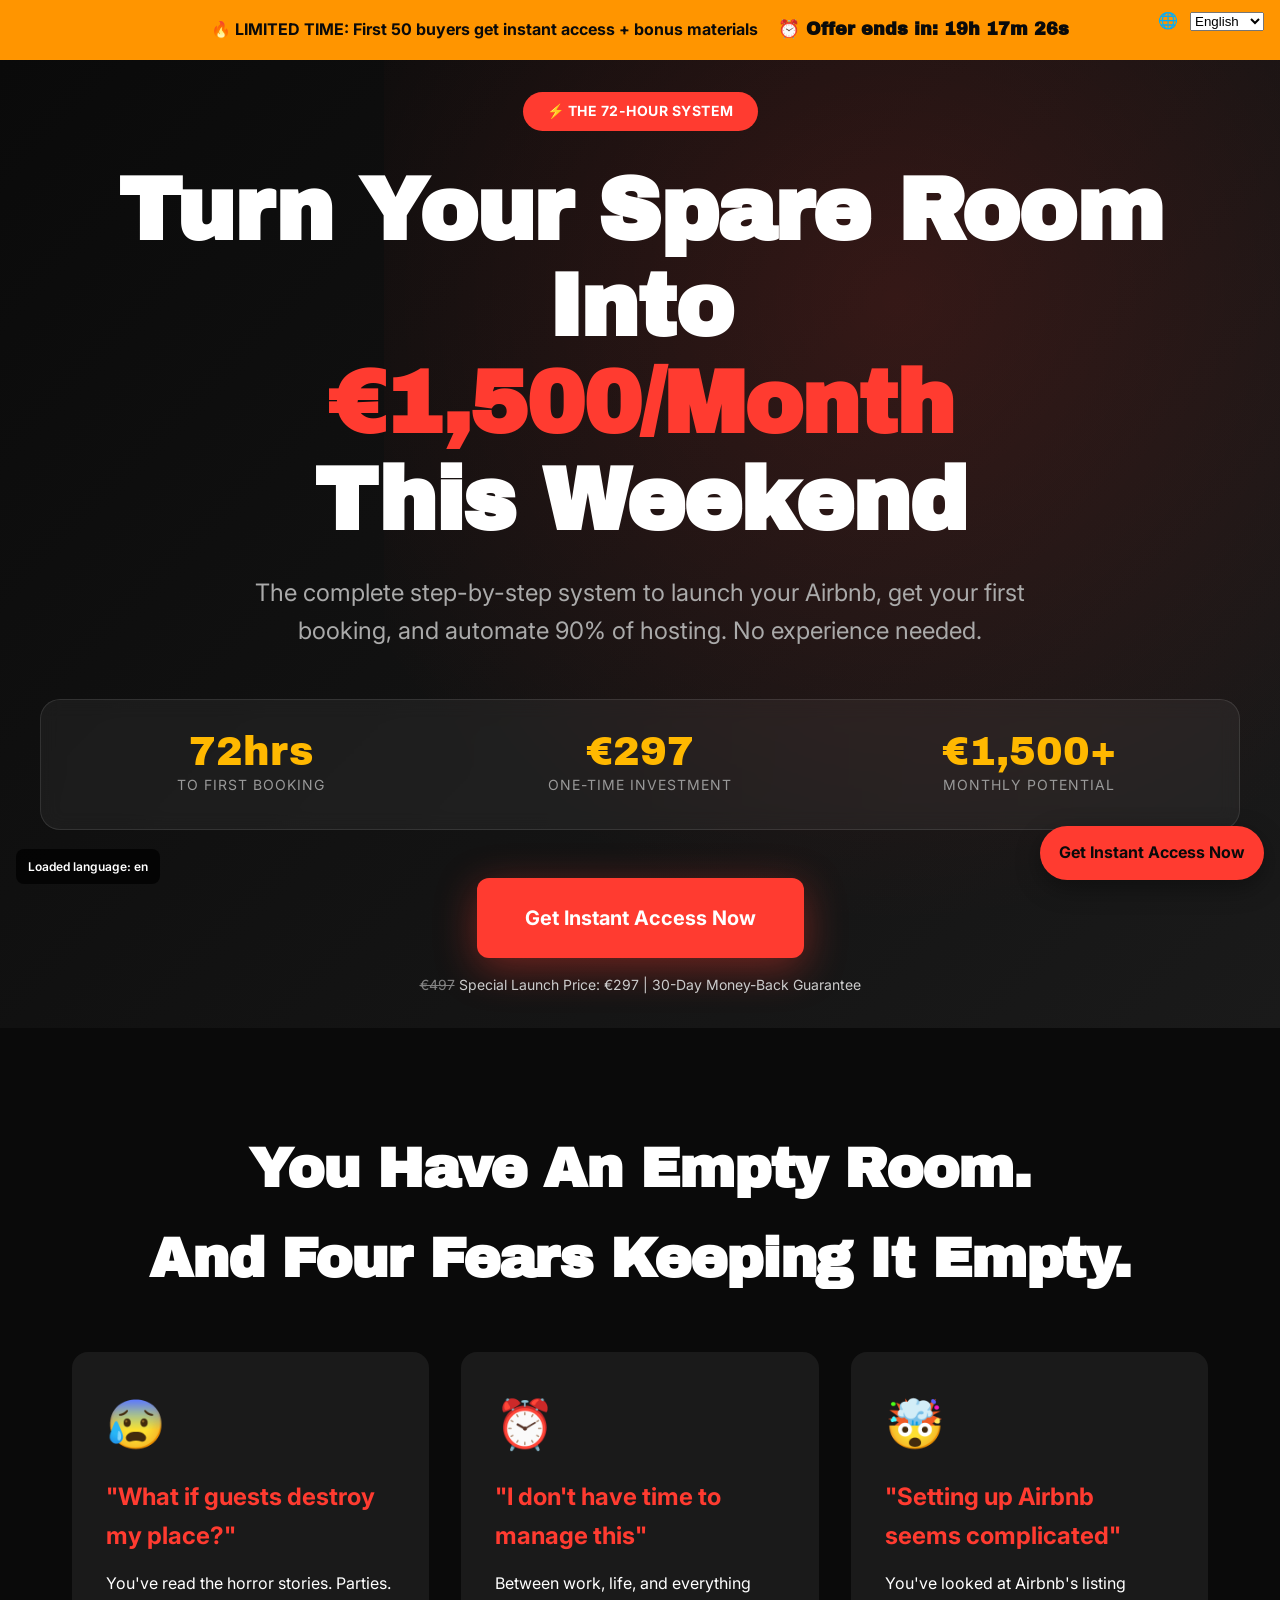
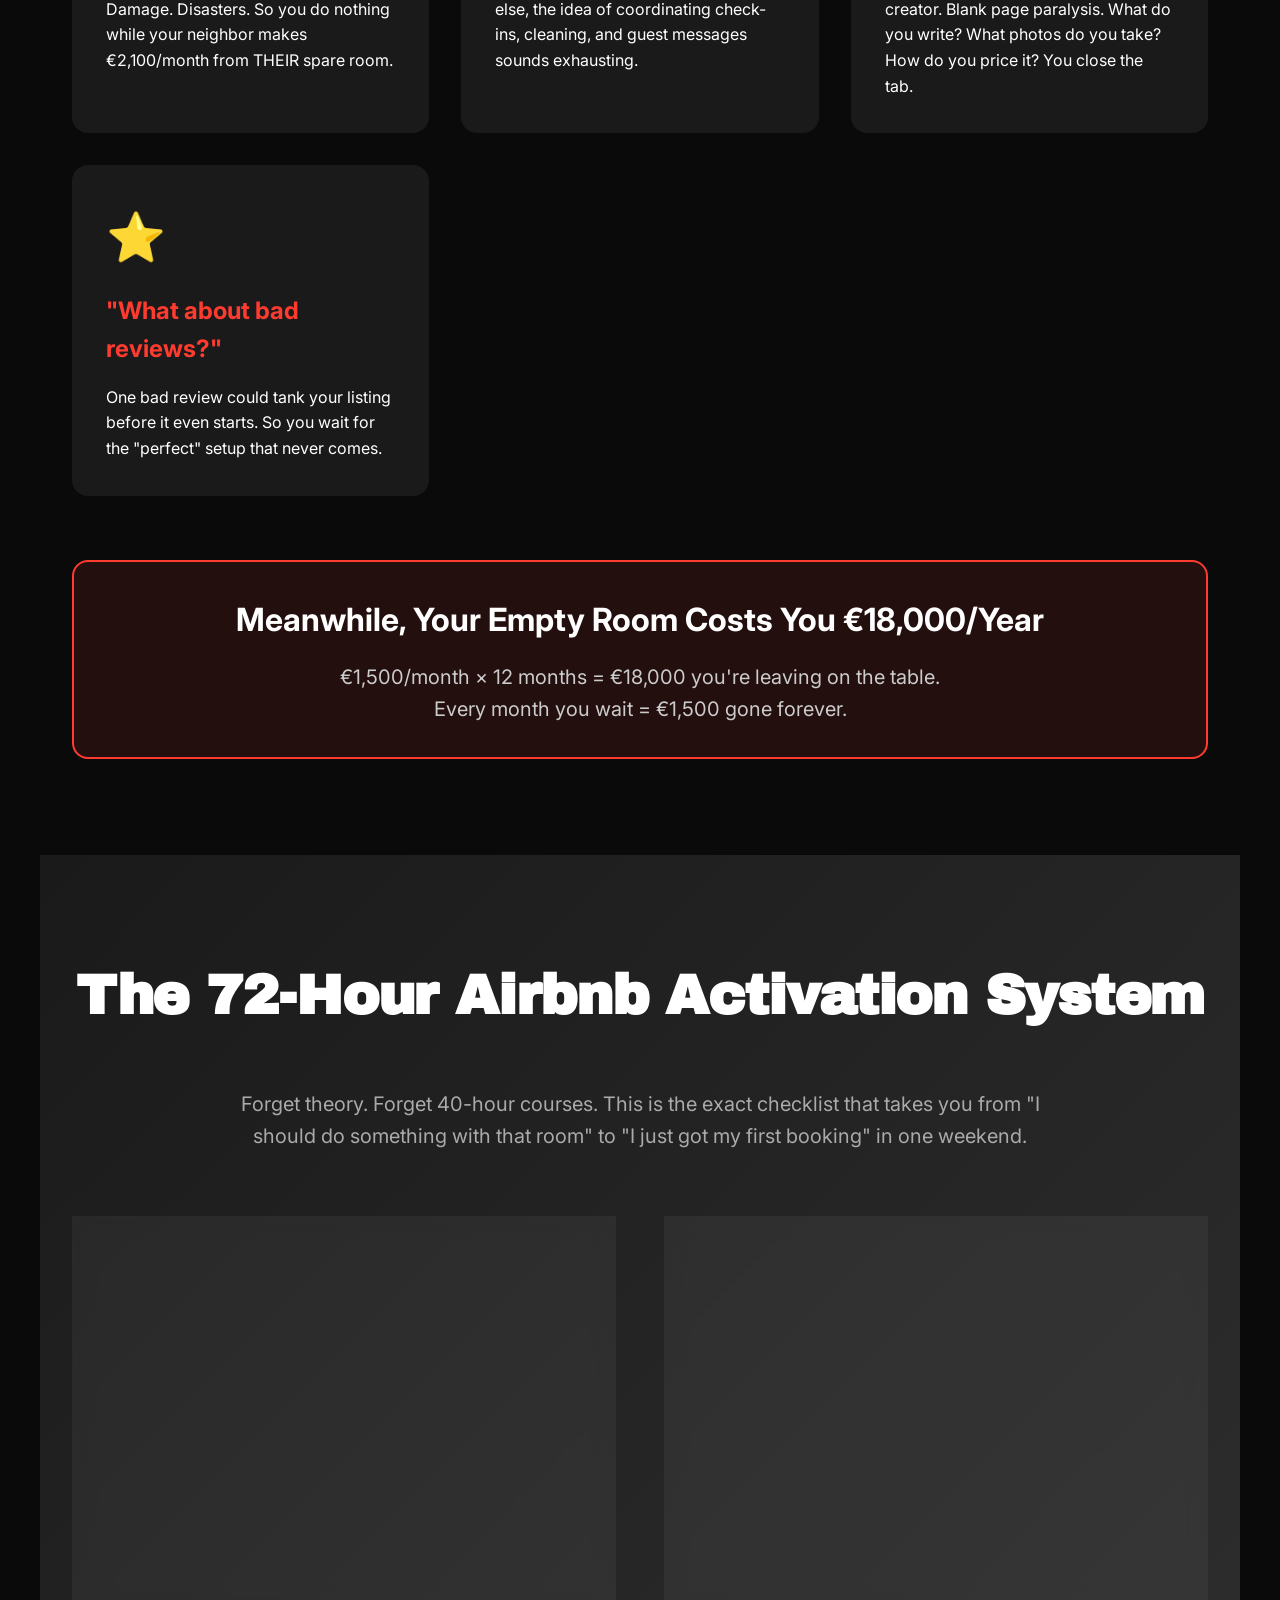
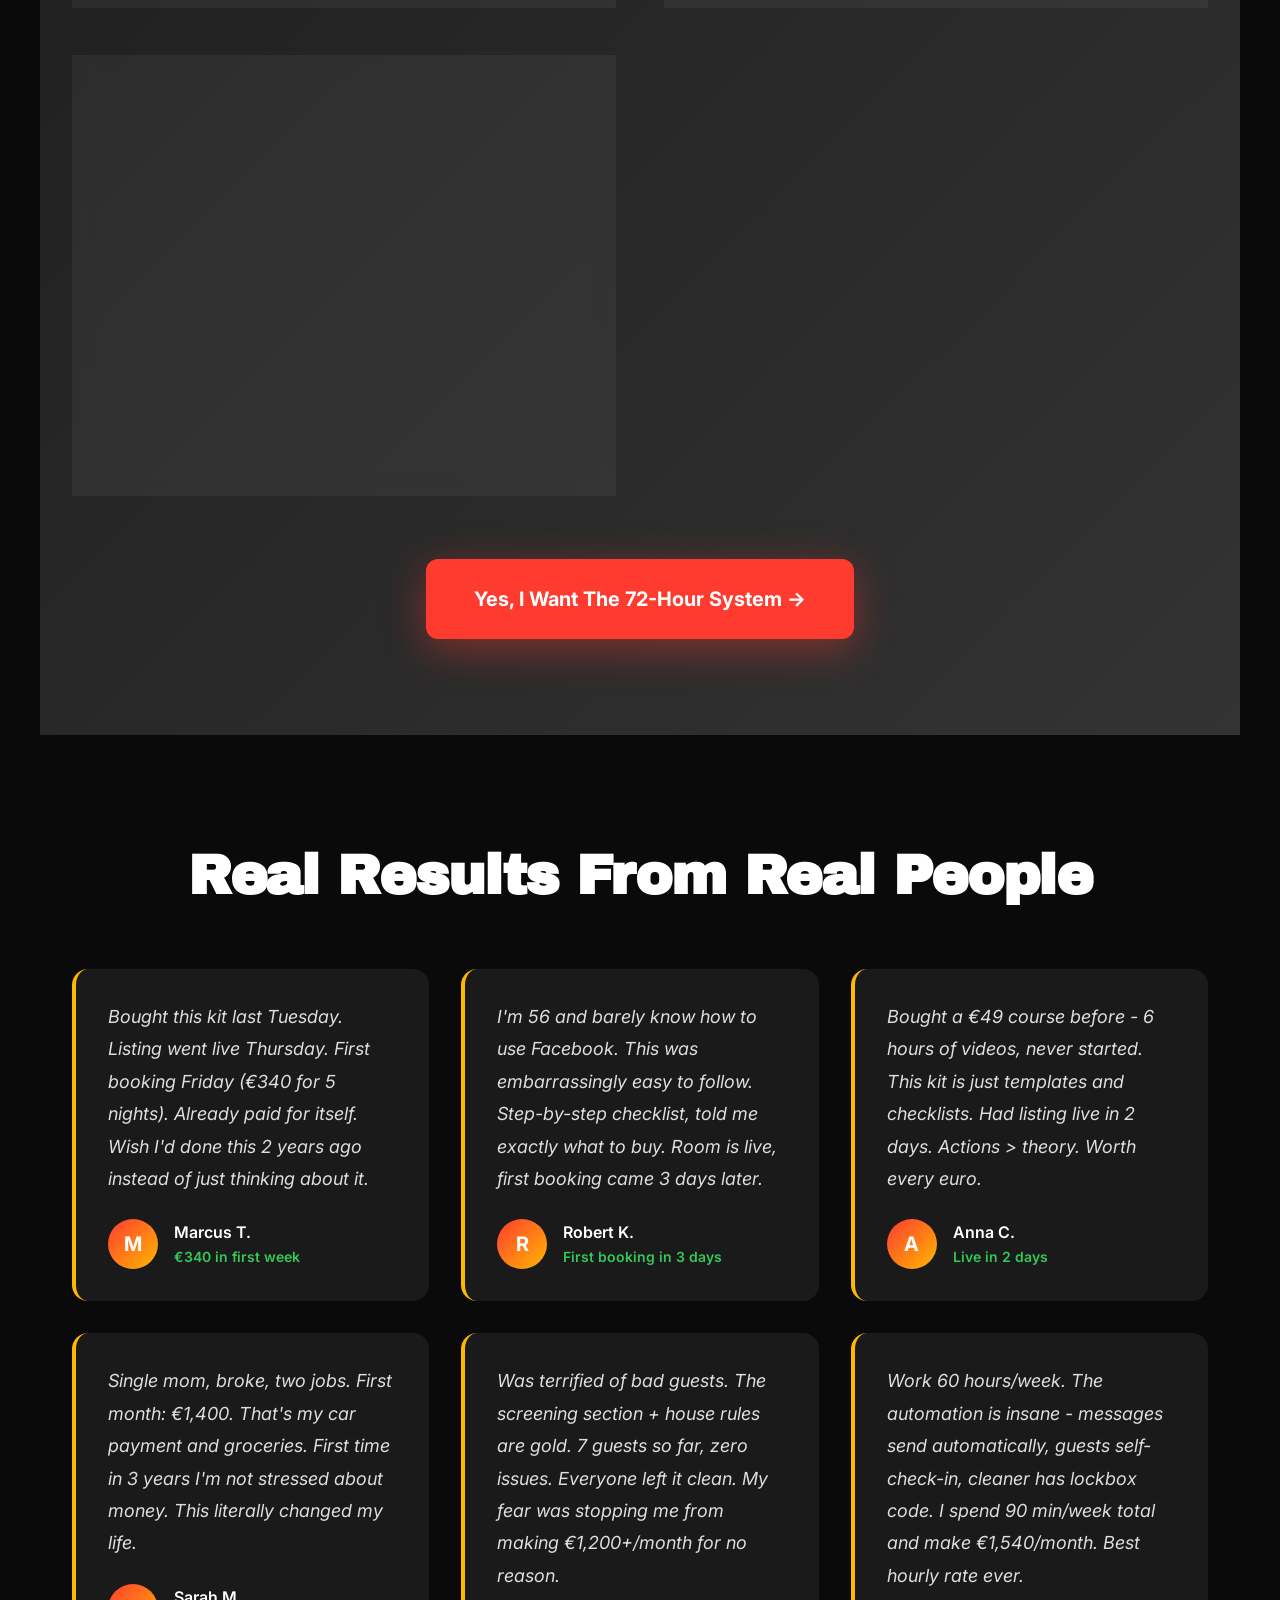
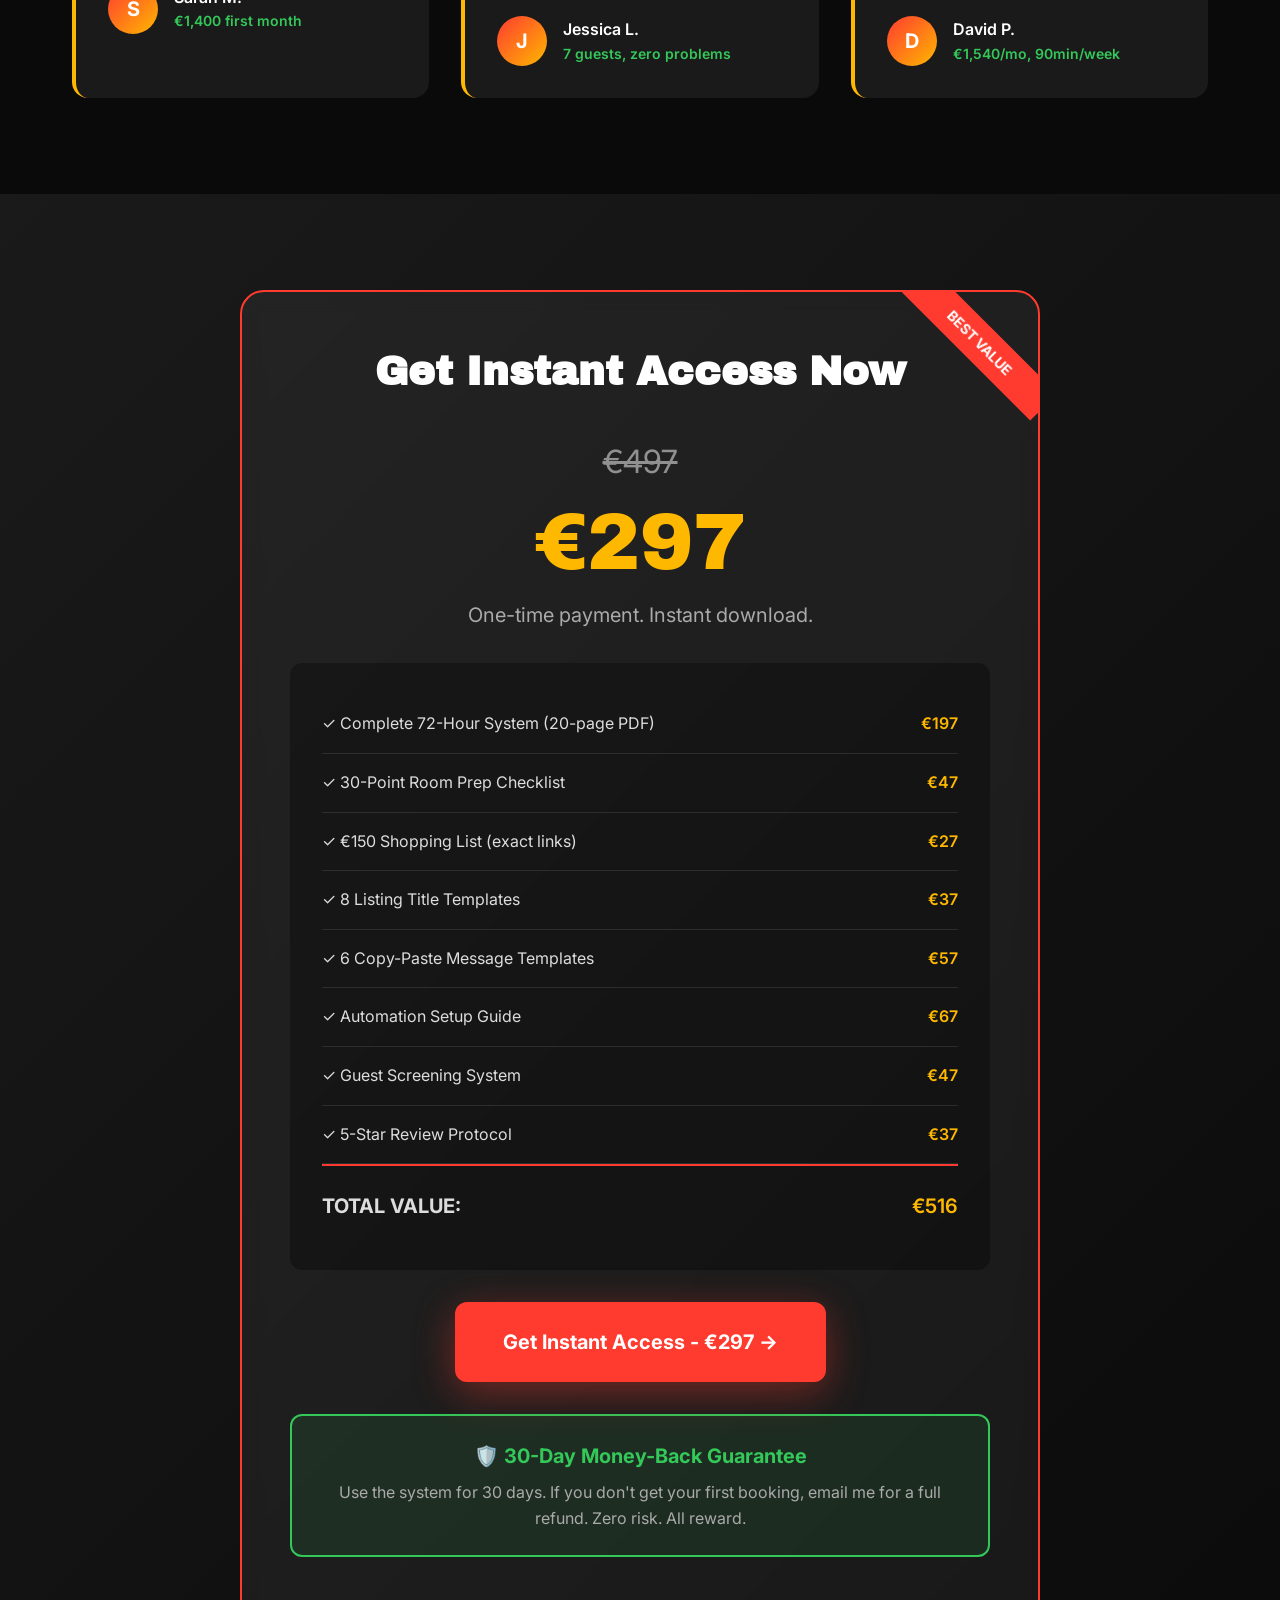
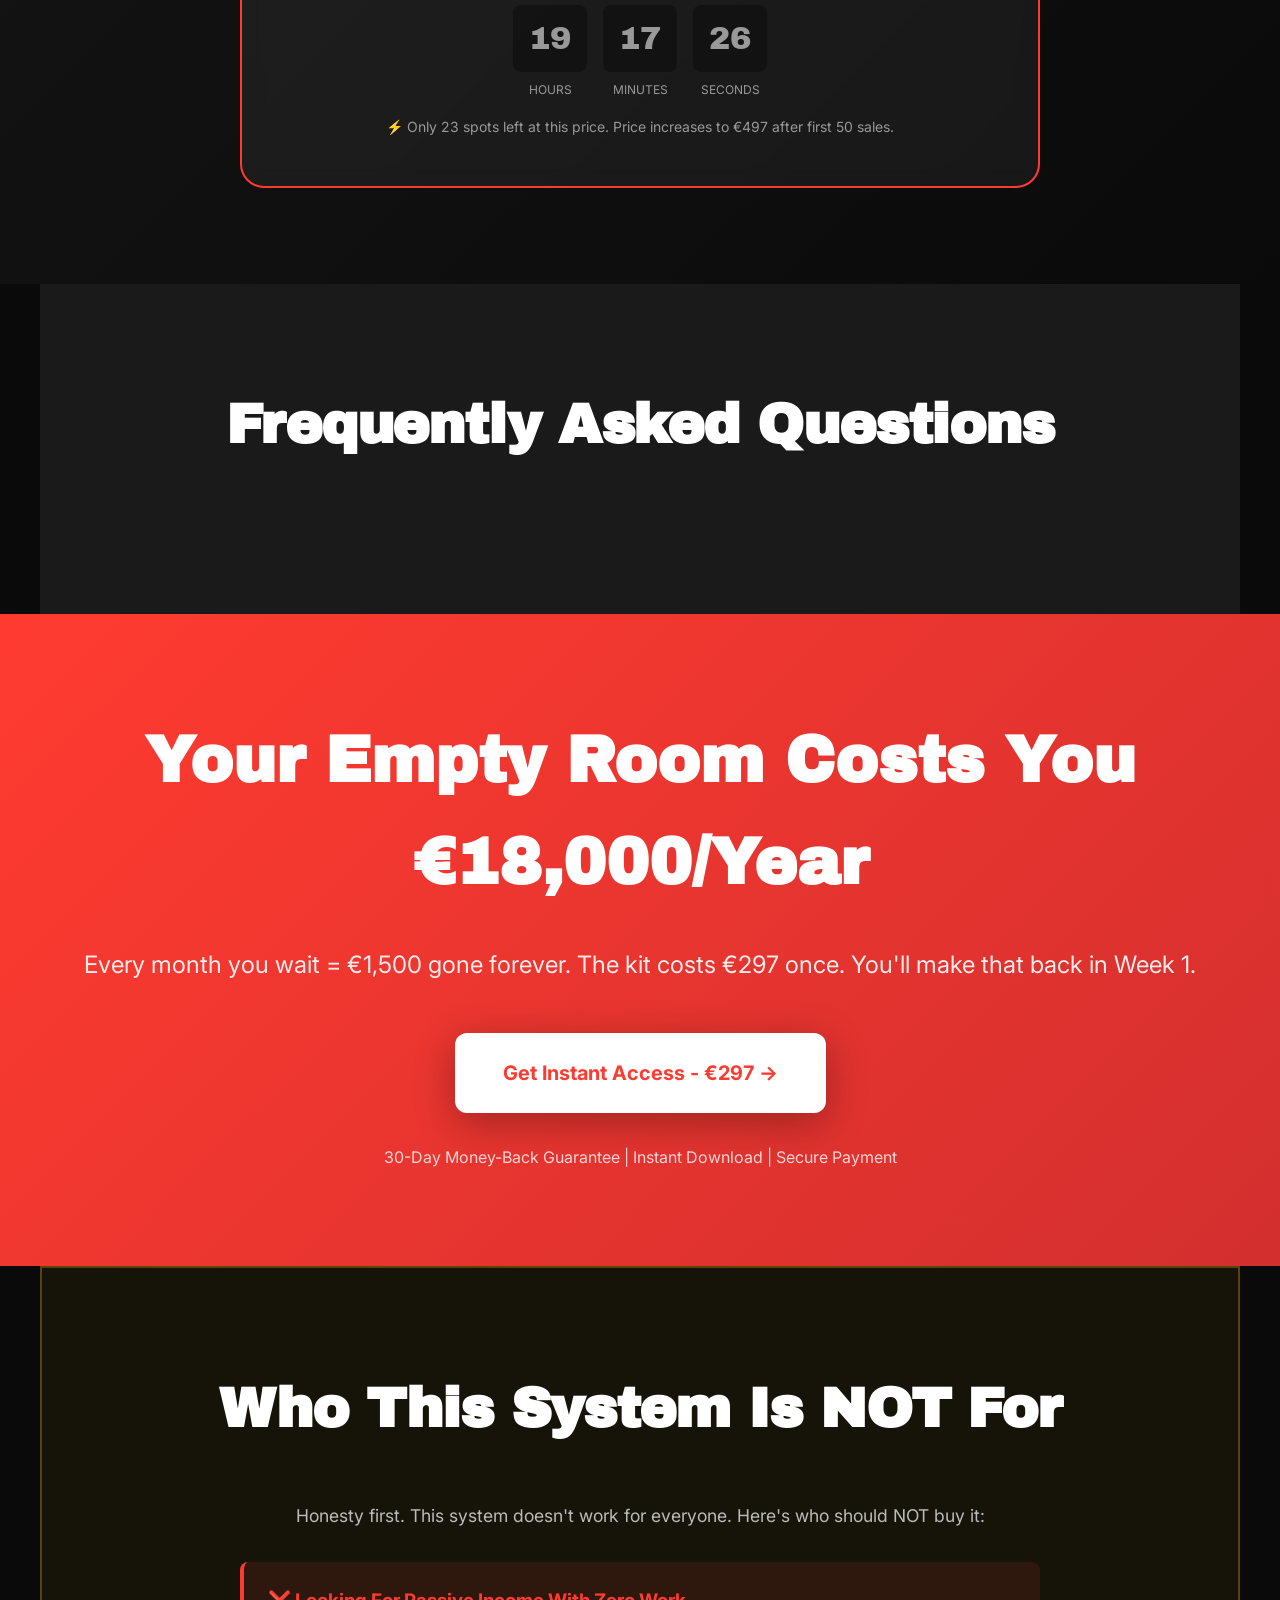
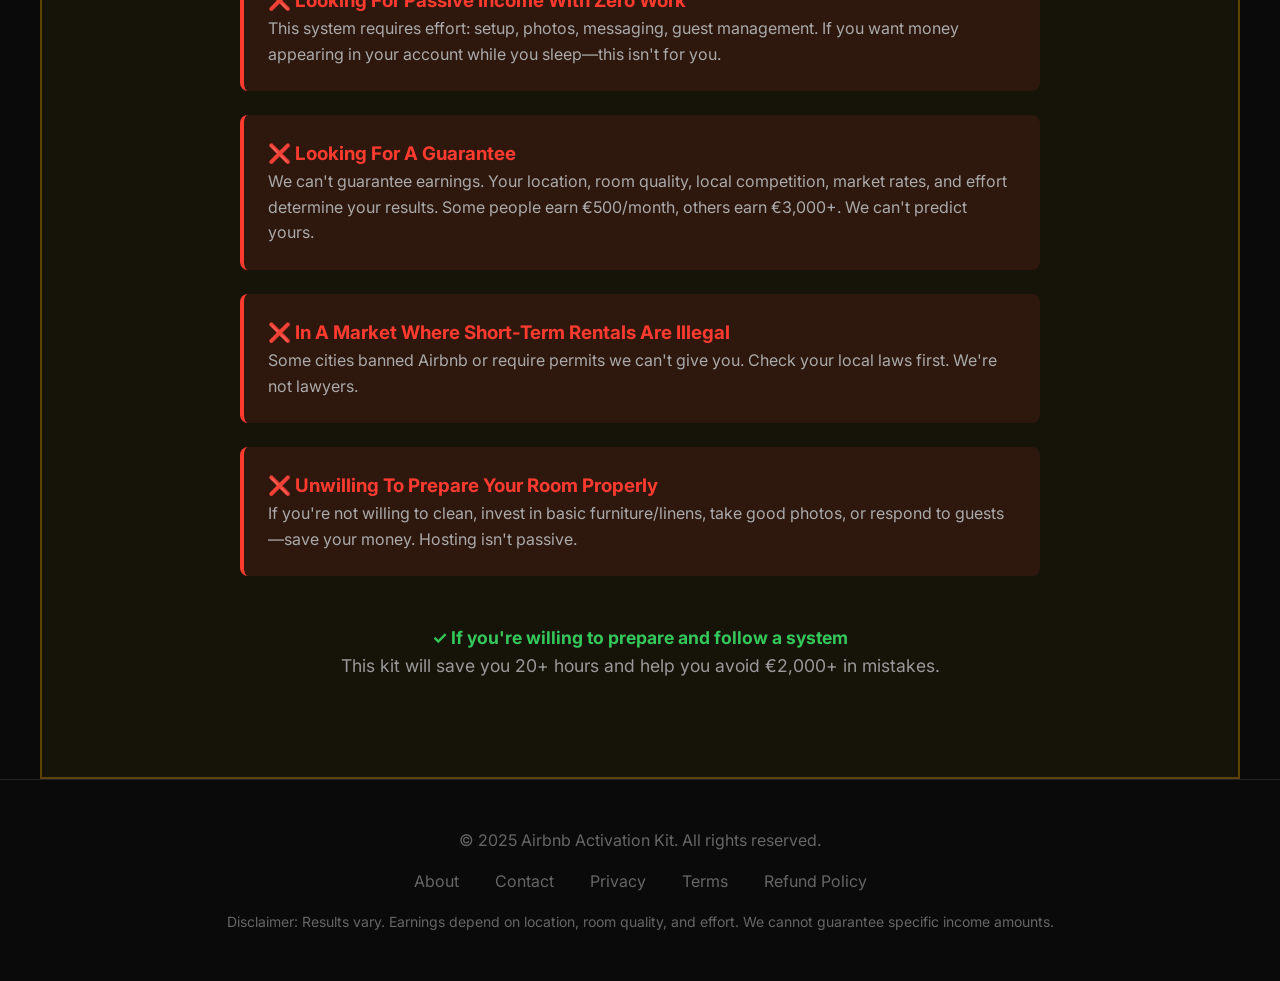
<file: index.html>
<!DOCTYPE html>
<html lang="en">
<head>
    <meta charset="UTF-8">
    <meta name="viewport" content="width=device-width, initial-scale=1.0">
    <title data-i18n="pageTitle">Turn Your Spare Room Into €1,500/Month in 72 Hours | Airbnb Activation Kit</title>
    <meta name="description" data-i18n-meta="metaDescription" content="The complete step-by-step system to launch your Airbnb, get your first booking, and automate 90% of hosting. From empty room to €1,500+/month in one weekend.">
    <link rel="canonical" href="/index1.html">

    <!-- Social / SEO -->
    <meta property="og:title" content="Turn Your Spare Room Into €1,500/Month in 72 Hours | Airbnb Activation Kit">
    <meta property="og:description" content="The complete step-by-step system to launch your Airbnb, get your first booking, and automate 90% of hosting.">
    <meta property="og:type" content="website">
    <meta name="twitter:card" content="summary_large_image">

    <link rel="preconnect" href="https://fonts.googleapis.com">
    <link rel="preconnect" href="https://fonts.gstatic.com" crossorigin>
    <link href="https://fonts.googleapis.com/css2?family=Archivo+Black&family=Inter:wght@400;500;600;700&display=swap" rel="stylesheet">

    <link rel="stylesheet" href="css/styles.css">
    <script type="application/ld+json">
    {"@context":"https://schema.org","@type":"Organization","name":"Airbnb Activation Kit","url":"/","sameAs":[]}
    </script>
</head>
<body>
    <!-- URGENCY BANNER -->
    <div class="urgency-banner">
        <span data-i18n="bannerText">🔥 LIMITED TIME: First 50 buyers get instant access + bonus materials</span>
        <span class="timer">⏰ <span data-i18n="bannerTimerLabel">Offer ends in:</span> <span id="countdown-banner"></span></span>

        <div style="position: absolute; right: 1rem; top: 0.5rem;">
            <label for="lang-select" style="font-weight:700; margin-right:8px; color:#0A0A0A;">🌐</label>
            <select id="lang-select" aria-label="Language selector">
                <option value="en">English</option>
                <option value="fr">Français</option>
                <option value="es">Español</option>
                <option value="de">Deutsch</option>
                <option value="ar">العربية</option>
                <option value="ma">Ma</option>
            </select>
        </div>
    </div>

    <!-- HERO SECTION -->
    <section class="hero">
        <div class="hero-content">
            <div class="kicker" data-i18n="kicker">⚡ The 72-Hour System</div>
            <h1 data-i18n="headline">Turn Your Spare Room Into<br><span class="highlight">€1,500/Month</span><br>This Weekend</h1>
            <p class="hero-subtitle" data-i18n="subtitle">The complete step-by-step system to launch your Airbnb, get your first booking, and automate 90% of hosting. No experience needed.</p>
            
            <div class="stats-bar">
                <div class="stat">
                    <span class="stat-number">72hrs</span>
                    <span class="stat-label" data-i18n="statLabel1">To First Booking</span>
                </div>
                <div class="stat">
                    <span class="stat-number">€297</span>
                    <span class="stat-label" data-i18n="statLabel2">One-Time Investment</span>
                </div>
                <div class="stat">
                    <span class="stat-number">€1,500+</span>
                    <span class="stat-label" data-i18n="statLabel3">Monthly Potential</span>
                </div>
            </div>
            
            <a href="#pricing" class="cta-primary" data-i18n="ctaText">Get Instant Access Now →</a>
            
            <p class="price-tag"><span class="strike" data-i18n="priceOld">€497</span> <span data-i18n="priceOffer">Special Launch Price: €297 | 30-Day Money-Back Guarantee</span></p>
        </div>
    </section>

    <!-- Many sections copied from original (kept markup) but with translation keys for main texts -->
    <section class="section">
        <h2 class="section-title" data-i18n="sectionTitle1">You Have An Empty Room.<br>And Four Fears Keeping It Empty.</h2>
        <div class="problem-grid">
            <div class="problem-card">
                <div class="icon">😰</div>
                <h3 data-i18n="problemTitle1">"What if guests destroy my place?"</h3>
                <p data-i18n="problemDesc1">You've read the horror stories. Parties. Damage. Disasters. So you do nothing while your neighbor makes €2,100/month from THEIR spare room.</p>
            </div>
            <div class="problem-card">
                <div class="icon">⏰</div>
                <h3 data-i18n="problemTitle2">"I don't have time to manage this"</h3>
                <p data-i18n="problemDesc2">Between work, life, and everything else, the idea of coordinating check-ins, cleaning, and guest messages sounds exhausting.</p>
            </div>
            <div class="problem-card">
                <div class="icon">🤯</div>
                <h3 data-i18n="problemTitle3">"Setting up Airbnb seems complicated"</h3>
                <p data-i18n="problemDesc3">You've looked at Airbnb's listing creator. Blank page paralysis. What do you write? What photos do you take? How do you price it? You close the tab.</p>
            </div>
            <div class="problem-card">
                <div class="icon">⭐</div>
                <h3 data-i18n="problemTitle4">"What about bad reviews?"</h3>
                <p data-i18n="problemDesc4">One bad review could tank your listing before it even starts. So you wait for the "perfect" setup that never comes.</p>
            </div>
        </div>
        
        <div style="text-align: center; margin-top: 4rem; padding: 2rem; background: rgba(255,59,48,0.1); border-radius: 16px; border: 2px solid var(--primary);">
            <h3 style="font-size: 2rem; margin-bottom: 1rem;" data-i18n="costWarningTitle">Meanwhile, Your Empty Room Costs You €18,000/Year</h3>
            <p style="font-size: 1.25rem; color: #CCC;" data-i18n="costWarningDesc">€1,500/month × 12 months = €18,000 you're leaving on the table.<br>Every month you wait = €1,500 gone forever.</p>
        </div>
    </section>

    <!-- SOLUTION -->
    <section class="section solution-section">
        <h2 class="section-title" data-i18n="solutionTitle">The 72-Hour Airbnb Activation System</h2>
        <p style="text-align: center; font-size: 1.25rem; color: #AAA; max-width: 800px; margin: 0 auto;" data-i18n="solutionSubtitle">Forget theory. Forget 40-hour courses. This is the exact checklist that takes you from "I should do something with that room" to "I just got my first booking" in one weekend.</p>
        <div class="solution-grid">
            <div class="day-card">
                <div class="day-number">1</div>
                <h3 data-i18n="day1Title">Day 1: Guest-Proof Your Space</h3>
                <p style="color: #999; margin-bottom: 1rem;" data-i18n="day1Sub">2-3 hours total</p>
                <ul data-i18n="day1List">
                    <!-- JS will populate list if translated array is present -->
                </ul>
            </div>
            <div class="day-card">
                <div class="day-number">2</div>
                <h3 data-i18n="day2Title">Day 2: Create Your Listing</h3>
                <p style="color: #999; margin-bottom: 1rem;" data-i18n="day2Sub">90 minutes setup</p>
                <ul data-i18n="day2List"></ul>
            </div>
            <div class="day-card">
                <div class="day-number">3</div>
                <h3 data-i18n="day3Title">Day 3: Automate & Get Bookings</h3>
                <p style="color: #999; margin-bottom: 1rem;" data-i18n="day3Sub">Setup once, forget it</p>
                <ul data-i18n="day3List"></ul>
            </div>
        </div>
        <div style="text-align: center; margin-top: 4rem;">
            <a href="#pricing" class="cta-primary" data-i18n="solutionCta">Yes, I Want The 72-Hour System →</a>
        </div>
        <!-- noscript fallback: static Day cards for crawlers and users without JS -->
        <noscript>
            <div class="solution-grid">
                <div class="day-card">
                    <div class="day-number">1</div>
                    <h3>Day 1: Guest-Proof Your Space</h3>
                    <p style="color:#999;">2-3 hours total</p>
                    <ul>
                        <li>30-point room preparation checklist</li>
                        <li>€150 IKEA/Amazon shopping list (exact links)</li>
                        <li>5 house rules that prevent 95% of problems</li>
                        <li>Phone photography guide (15 must-have shots)</li>
                    </ul>
                </div>
                <div class="day-card">
                    <div class="day-number">2</div>
                    <h3>Day 2: Create Your Listing</h3>
                    <p style="color:#999;">90 minutes setup</p>
                    <ul>
                        <li>8 proven listing title templates</li>
                        <li>3 fill-in-the-blank descriptions</li>
                        <li>Pricing calculator for your city</li>
                        <li>Upload photos, publish, go live</li>
                    </ul>
                </div>
                <div class="day-card">
                    <div class="day-number">3</div>
                    <h3>Day 3: Automate & Get Bookings</h3>
                    <p style="color:#999;">Setup once, forget it</p>
                    <ul>
                        <li>6 copy-paste message templates</li>
                        <li>Auto-response configuration</li>
                        <li>Self-check-in setup (lockbox guide)</li>
                        <li>7-point red flag guest detector</li>
                        <li>5-star review generation system</li>
                    </ul>
                </div>
            </div>
        </noscript>
    </section>

    <!-- TESTIMONIALS, PRICING, FAQ, FINAL CTA, FOOTER (kept structure, translated keys added where useful) -->
    <section class="section testimonials">
        <h2 class="section-title" data-i18n="testimonialsTitle">Real Results From Real People</h2>
        <div class="testimonial-grid">
            <div class="testimonial">
                <div class="testimonial-text" data-i18n="testimonial1">"Bought this kit last Tuesday..."</div>
                <div class="testimonial-author">
                    <div class="author-avatar">M</div>
                    <div>
                        <div class="author-name">Marcus T.</div>
                        <div class="author-result" data-i18n="testimonialResult1">€340 in first week</div>
                    </div>
                </div>
            </div>
            <div class="testimonial">
                <div class="testimonial-text" data-i18n="testimonial2">"I'm 56 and barely know how to use Facebook..."</div>
                <div class="testimonial-author">
                    <div class="author-avatar">R</div>
                    <div>
                        <div class="author-name">Robert K.</div>
                        <div class="author-result" data-i18n="testimonialResult2">First booking in 3 days</div>
                    </div>
                </div>
            </div>
            <div class="testimonial">
                <div class="testimonial-text" data-i18n="testimonial3">"Bought a €49 course before..."</div>
                <div class="testimonial-author">
                    <div class="author-avatar">A</div>
                    <div>
                        <div class="author-name">Anna C.</div>
                        <div class="author-result" data-i18n="testimonialResult3">Live in 2 days</div>
                    </div>
                </div>
            </div>
            <div class="testimonial">
                <div class="testimonial-text" data-i18n="testimonial4">"Single mom, broke, two jobs. First month: €1,400. That's my car payment and groceries. First time in 3 years I'm not stressed about money. This literally changed my life."</div>
                <div class="testimonial-author">
                    <div class="author-avatar">S</div>
                    <div>
                        <div class="author-name">Sarah M.</div>
                        <div class="author-result" data-i18n="testimonialResult4">€1,400 first month</div>
                    </div>
                </div>
            </div>
            <div class="testimonial">
                <div class="testimonial-text" data-i18n="testimonial5">"Was terrified of bad guests. The screening section + house rules are gold. 7 guests so far, zero issues. Everyone left it clean. My fear was stopping me from making €1,200+/month for no reason."</div>
                <div class="testimonial-author">
                    <div class="author-avatar">J</div>
                    <div>
                        <div class="author-name">Jessica L.</div>
                        <div class="author-result" data-i18n="testimonialResult5">7 guests, zero problems</div>
                    </div>
                </div>
            </div>
            <div class="testimonial">
                <div class="testimonial-text" data-i18n="testimonial6">"Work 60 hours/week. The automation is insane - messages send automatically, guests self-check-in, cleaner has lockbox code. I spend 90 min/week total and make €1,540/month. Best hourly rate ever."</div>
                <div class="testimonial-author">
                    <div class="author-avatar">D</div>
                    <div>
                        <div class="author-name">David P.</div>
                        <div class="author-result" data-i18n="testimonialResult6">€1,540/mo, 90min/week</div>
                    </div>
                </div>
            </div>
        </div>
    </section>

    <section class="pricing-section" id="pricing">
        <div class="pricing-container">
            <h2 style="text-align: center; font-family: 'Archivo Black', sans-serif; font-size: 2.5rem; margin-bottom: 2rem;" data-i18n="pricingTitle">Get Instant Access Now</h2>
            <div class="price-display">
                <div class="price-old" data-i18n="priceOld">€497</div>
                <div class="price-current" data-i18n="priceCurrent">€297</div>
                <div class="price-label" data-i18n="priceLabel">One-time payment. Instant download.</div>
            </div>
            <div class="value-stack" data-i18n="valueStack"></div>
            <div style="text-align: center; margin: 2rem 0;">
                <a href="https://gumroad.com/l/airbnb-activation-kit" class="cta-primary" data-i18n="pricingCta">Get Instant Access - €297 →</a>
            </div>
            <div class="guarantee">
                <div class="guarantee-title" data-i18n="guaranteeTitle">🛡️ 30-Day Money-Back Guarantee</div>
                <p style="color: #AAA; margin: 0;" data-i18n="guaranteeText">Use the system for 30 days. If you don't get your first booking, email me for a full refund. Zero risk. All reward.</p>
            </div>
            <div style="text-align: center; margin-top: 2rem; color: #999;">
                <div id="countdown" style="justify-content: center;"></div>
                <p style="margin-top: 1rem; font-size: 0.875rem;" data-i18n="countdownNote">⚡ Only 23 spots left at this price. Price increases to €497 after first 50 sales.</p>
            </div>
        </div>
    </section>

    <section class="section faq-section">
        <h2 id="faq" class="section-title" data-i18n="faqTitle">Frequently Asked Questions</h2>
        <div style="max-width: 800px; margin: 0 auto;" id="faq-container"></div>
    </section>

    <section class="final-cta">
        <h2 data-i18n="finalCtaTitle">Your Empty Room Costs You €18,000/Year</h2>
        <p style="font-size: 1.5rem; margin-bottom: 3rem; opacity: 0.9;" data-i18n="finalCtaSub">Every month you wait = €1,500 gone forever.<br>The kit costs €297 once. You'll make that back in Week 1.</p>
        <a href="https://gumroad.com/l/airbnb-activation-kit" class="cta-primary" data-i18n="finalCtaButton">Get Instant Access - €297 →</a>
        <p style="margin-top: 2rem; font-size: 1rem; opacity: 0.8;" data-i18n="finalCtaNote">30-Day Money-Back Guarantee | Instant Download | Secure Payment</p>
    </section>

    <!-- WHO THIS IS NOT FOR -->
    <section class="section" style="background: rgba(255,183,0,0.05); border: 2px solid rgba(255,183,0,0.3);">
        <h2 class="section-title" data-i18n="antiScamTitle">Who This System Is NOT For</h2>
        <p style="text-align: center; font-size: 1.1rem; color: #BBB; margin-bottom: 2rem; max-width: 800px; margin-left: auto; margin-right: auto;" data-i18n="antiScamSubtitle">Honesty first. This system doesn't work for everyone. Here's who should NOT buy it:</p>
        
        <div style="max-width: 800px; margin: 0 auto; display: grid; gap: 1.5rem;">
            <div style="padding: 1.5rem; background: rgba(255,59,48,0.1); border-left: 4px solid #FF3B30; border-radius: 8px;">
                <h3 style="color: #FF3B30; margin-top: 0;" data-i18n="antiScamItem1Title">❌ Looking For Passive Income With Zero Work</h3>
                <p style="color: #AAA; margin: 0;" data-i18n="antiScamItem1Desc">This system requires effort: setup, photos, messaging, guest management. If you want money appearing in your account while you sleep—this isn't for you.</p>
            </div>

            <div style="padding: 1.5rem; background: rgba(255,59,48,0.1); border-left: 4px solid #FF3B30; border-radius: 8px;">
                <h3 style="color: #FF3B30; margin-top: 0;" data-i18n="antiScamItem2Title">❌ Looking For A Guarantee</h3>
                <p style="color: #AAA; margin: 0;" data-i18n="antiScamItem2Desc">We can't guarantee earnings. Your location, room quality, local competition, market rates, and effort determine your results. Some people earn €500/month, others earn €3,000+. We can't predict yours.</p>
            </div>

            <div style="padding: 1.5rem; background: rgba(255,59,48,0.1); border-left: 4px solid #FF3B30; border-radius: 8px;">
                <h3 style="color: #FF3B30; margin-top: 0;" data-i18n="antiScamItem3Title">❌ In A Market Where Short-Term Rentals Are Illegal</h3>
                <p style="color: #AAA; margin: 0;" data-i18n="antiScamItem3Desc">Some cities banned Airbnb or require permits we can't give you. Check your local laws first. We're not lawyers.</p>
            </div>

            <div style="padding: 1.5rem; background: rgba(255,59,48,0.1); border-left: 4px solid #FF3B30; border-radius: 8px;">
                <h3 style="color: #FF3B30; margin-top: 0;" data-i18n="antiScamItem4Title">❌ Unwilling To Prepare Your Room Properly</h3>
                <p style="color: #AAA; margin: 0;" data-i18n="antiScamItem4Desc">If you're not willing to clean, invest in basic furniture/linens, take good photos, or respond to guests—save your money. Hosting isn't passive.</p>
            </div>
        </div>

        <p style="text-align: center; margin-top: 3rem; font-size: 1.1rem; color: #CCC;">
            <strong style="color: #34C759;">✓ If you're willing to prepare and follow a system</strong><br>
            <span style="color: #999;">This kit will save you 20+ hours and help you avoid €2,000+ in mistakes.</span>
        </p>
    </section>

    <footer>
        <p data-i18n="footerLine1">© 2025 Airbnb Activation Kit. All rights reserved.</p>
        <p style="margin-top: 1rem;">
            <a href="/about.html" style="color: #666; text-decoration: none; margin: 0 1rem;">About</a>
            <a href="/contact.html" style="color: #666; text-decoration: none; margin: 0 1rem;">Contact</a>
            <a href="/privacy.html" style="color: #666; text-decoration: none; margin: 0 1rem;">Privacy</a>
            <a href="/terms.html" style="color: #666; text-decoration: none; margin: 0 1rem;">Terms</a>
            <a href="/refund-policy.html" style="color: #666; text-decoration: none; margin: 0 1rem;">Refund Policy</a>
        </p>
        <p style="margin-top: 1rem; font-size: 0.875rem;" data-i18n="footerDisclaimer">Disclaimer: Results vary. Earnings depend on location, room quality, and effort. We cannot guarantee specific income amounts.</p>
    </footer>

    <!-- Sticky CTA (visible on all pages) -->
    <a id="sticky-cta" href="#pricing" class="sticky-cta" data-i18n="stickyCta">Get Instant Access Now</a>

    <script src="js/i18n.js" defer></script>
    <script src="js/main.js" defer></script>
</body>
</html>
</file>
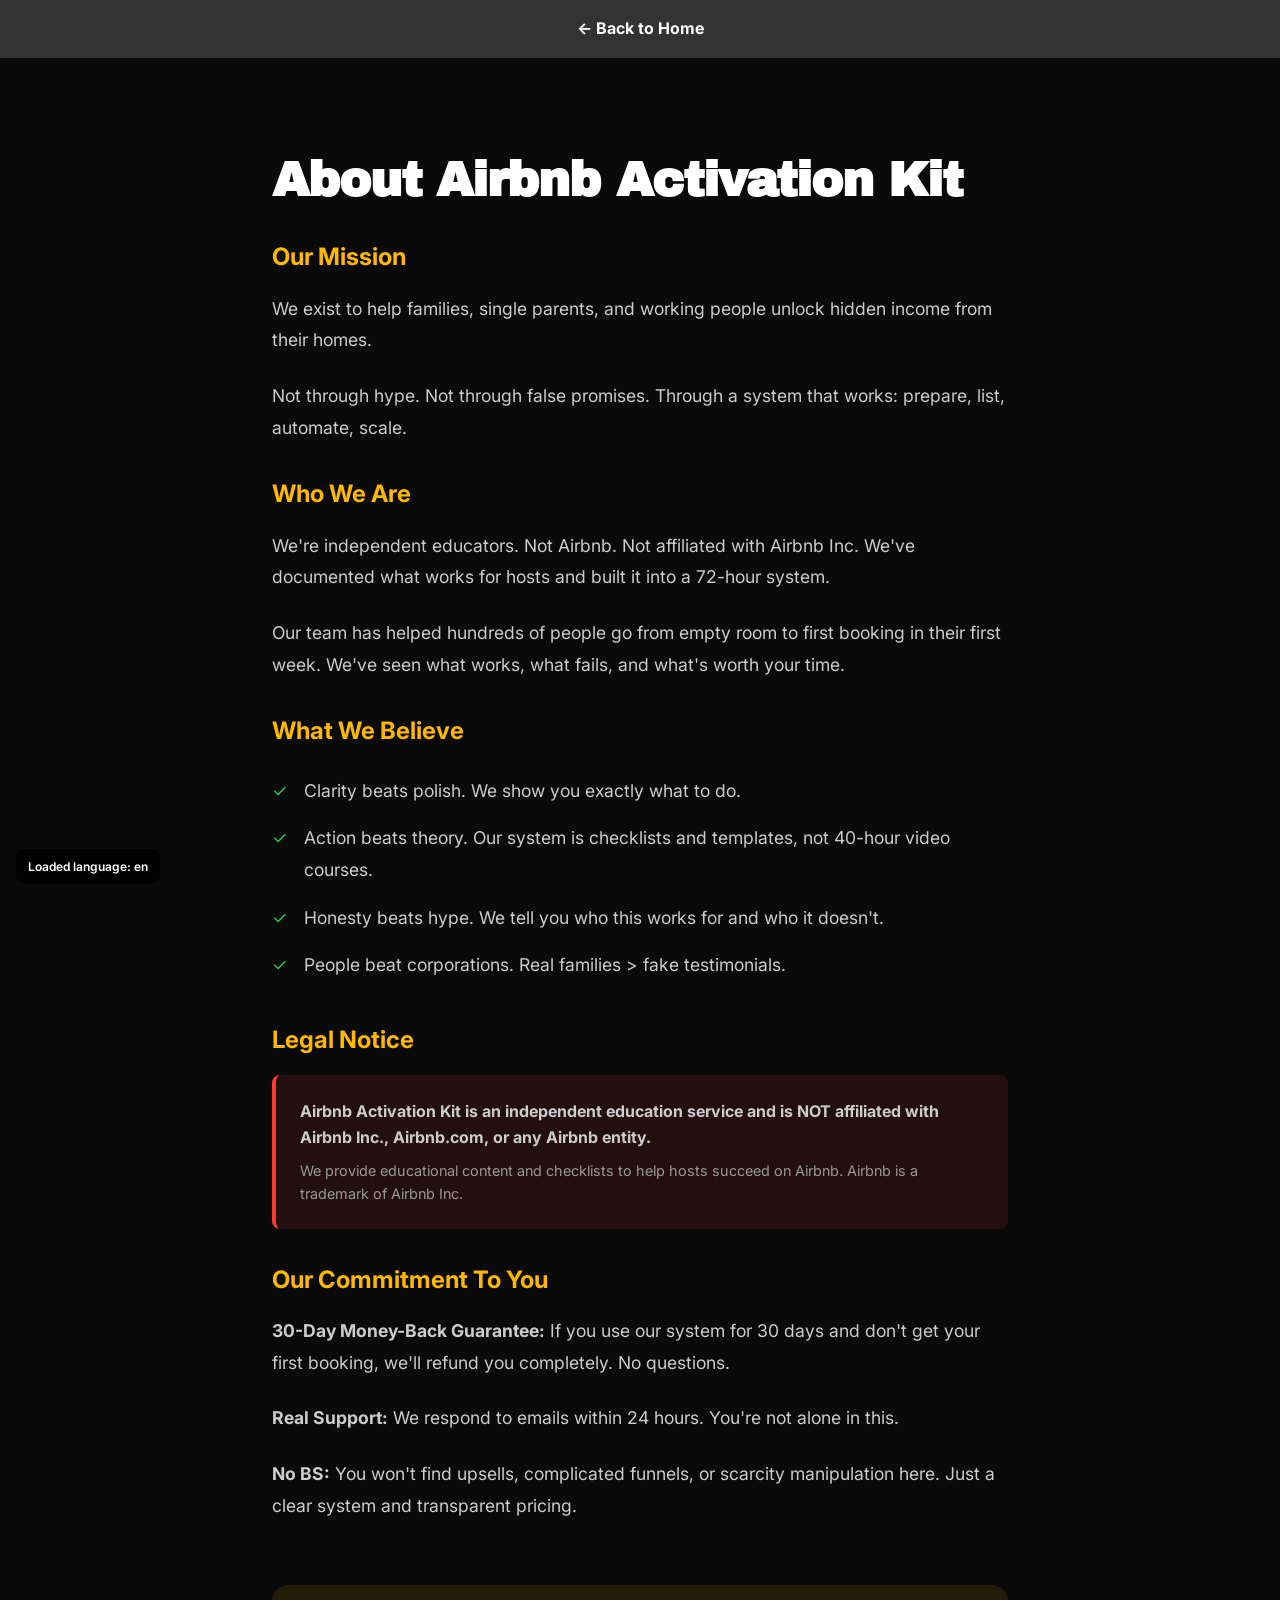
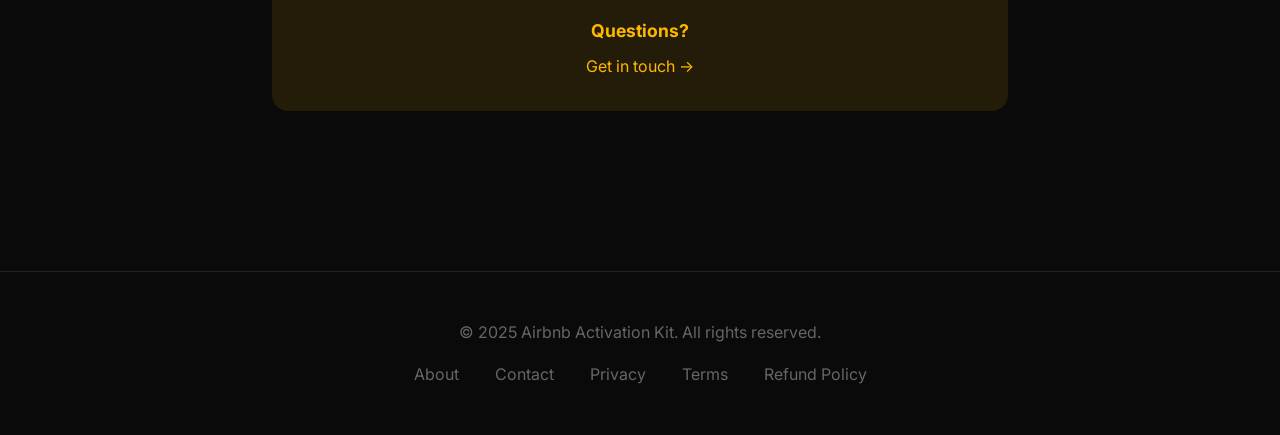
<file: about.html>
<!DOCTYPE html>
<html lang="en">
<head>
    <meta charset="UTF-8">
    <meta name="viewport" content="width=device-width, initial-scale=1.0">
    <title>About Airbnb Activation Kit | Mission & Values</title>
    <meta name="description" content="Learn about our mission to help families unlock hidden income. We're independent educators, not affiliated with Airbnb Inc.">
    <link rel="canonical" href="/about.html">
    <link rel="preconnect" href="https://fonts.googleapis.com">
    <link rel="preconnect" href="https://fonts.gstatic.com" crossorigin>
    <link href="https://fonts.googleapis.com/css2?family=Archivo+Black&family=Inter:wght@400;500;600;700&display=swap" rel="stylesheet">
    <link rel="stylesheet" href="css/styles.css">
</head>
<body>
    <div class="urgency-banner" style="background: #333; color: #FFF; padding: 1rem; text-align: center;">
        <a href="/index1.html" style="color: inherit; text-decoration: none;">← Back to Home</a>
    </div>

    <section class="section" style="max-width: 800px; margin: 0 auto;">
        <h1 style="font-family: 'Archivo Black'; font-size: 3rem; margin-bottom: 2rem;">About Airbnb Activation Kit</h1>

        <h2 style="font-size: 1.5rem; margin-top: 2rem; margin-bottom: 1rem; color: #FFB800;">Our Mission</h2>
        <p style="font-size: 1.1rem; line-height: 1.8; color: #CCC; margin-bottom: 1.5rem;">
            We exist to help families, single parents, and working people unlock hidden income from their homes.
        </p>
        <p style="font-size: 1.1rem; line-height: 1.8; color: #CCC; margin-bottom: 1.5rem;">
            Not through hype. Not through false promises. Through a system that works: prepare, list, automate, scale.
        </p>

        <h2 style="font-size: 1.5rem; margin-top: 2rem; margin-bottom: 1rem; color: #FFB800;">Who We Are</h2>
        <p style="font-size: 1.1rem; line-height: 1.8; color: #CCC; margin-bottom: 1.5rem;">
            We're independent educators. Not Airbnb. Not affiliated with Airbnb Inc. We've documented what works for hosts and built it into a 72-hour system.
        </p>
        <p style="font-size: 1.1rem; line-height: 1.8; color: #CCC; margin-bottom: 1.5rem;">
            Our team has helped hundreds of people go from empty room to first booking in their first week. We've seen what works, what fails, and what's worth your time.
        </p>

        <h2 style="font-size: 1.5rem; margin-top: 2rem; margin-bottom: 1rem; color: #FFB800;">What We Believe</h2>
        <ul style="font-size: 1.1rem; line-height: 1.8; color: #CCC; margin-bottom: 1.5rem; list-style: none; padding-left: 0;">
            <li style="padding: 0.5rem 0; padding-left: 2rem; position: relative;">
                <span style="position: absolute; left: 0; color: #34C759;">✓</span>
                Clarity beats polish. We show you exactly what to do.
            </li>
            <li style="padding: 0.5rem 0; padding-left: 2rem; position: relative;">
                <span style="position: absolute; left: 0; color: #34C759;">✓</span>
                Action beats theory. Our system is checklists and templates, not 40-hour video courses.
            </li>
            <li style="padding: 0.5rem 0; padding-left: 2rem; position: relative;">
                <span style="position: absolute; left: 0; color: #34C759;">✓</span>
                Honesty beats hype. We tell you who this works for and who it doesn't.
            </li>
            <li style="padding: 0.5rem 0; padding-left: 2rem; position: relative;">
                <span style="position: absolute; left: 0; color: #34C759;">✓</span>
                People beat corporations. Real families > fake testimonials.
            </li>
        </ul>

        <h2 style="font-size: 1.5rem; margin-top: 2rem; margin-bottom: 1rem; color: #FFB800;">Legal Notice</h2>
        <div style="background: rgba(255,59,48,0.1); border-left: 4px solid #FF3B30; padding: 1.5rem; border-radius: 8px; margin-bottom: 1.5rem;">
            <p style="margin: 0; color: #CCC;">
                <strong>Airbnb Activation Kit is an independent education service and is NOT affiliated with Airbnb Inc., Airbnb.com, or any Airbnb entity.</strong>
            </p>
            <p style="margin: 0.5rem 0 0 0; font-size: 0.9rem; color: #999;">
                We provide educational content and checklists to help hosts succeed on Airbnb. Airbnb is a trademark of Airbnb Inc.
            </p>
        </div>

        <h2 style="font-size: 1.5rem; margin-top: 2rem; margin-bottom: 1rem; color: #FFB800;">Our Commitment To You</h2>
        <p style="font-size: 1.1rem; line-height: 1.8; color: #CCC; margin-bottom: 1.5rem;">
            <strong>30-Day Money-Back Guarantee:</strong> If you use our system for 30 days and don't get your first booking, we'll refund you completely. No questions.
        </p>
        <p style="font-size: 1.1rem; line-height: 1.8; color: #CCC; margin-bottom: 1.5rem;">
            <strong>Real Support:</strong> We respond to emails within 24 hours. You're not alone in this.
        </p>
        <p style="font-size: 1.1rem; line-height: 1.8; color: #CCC; margin-bottom: 1.5rem;">
            <strong>No BS:</strong> You won't find upsells, complicated funnels, or scarcity manipulation here. Just a clear system and transparent pricing.
        </p>

        <div style="text-align: center; margin-top: 4rem; padding: 2rem; background: rgba(255,183,0,0.1); border-radius: 16px;">
            <p style="margin: 0; color: #FFB800; font-weight: 700; font-size: 1.1rem;">Questions?</p>
            <p style="margin: 0.5rem 0 0 0; color: #CCC;"><a href="/contact.html" style="color: #FFB800; text-decoration: none;">Get in touch →</a></p>
        </div>
    </section>

    <footer style="background: #0A0A0A; padding: 3rem 2rem; text-align: center; color: #666; border-top: 1px solid rgba(255,255,255,0.1); margin-top: 4rem;">
        <p style="margin: 0;">© 2025 Airbnb Activation Kit. All rights reserved.</p>
        <p style="margin-top: 1rem;">
            <a href="/about.html" style="color: #666; text-decoration: none; margin: 0 1rem;">About</a>
            <a href="/contact.html" style="color: #666; text-decoration: none; margin: 0 1rem;">Contact</a>
            <a href="/privacy.html" style="color: #666; text-decoration: none; margin: 0 1rem;">Privacy</a>
            <a href="/terms.html" style="color: #666; text-decoration: none; margin: 0 1rem;">Terms</a>
            <a href="/refund-policy.html" style="color: #666; text-decoration: none; margin: 0 1rem;">Refund Policy</a>
        </p>
    </footer>

    <script src="js/i18n.js" defer></script>
</body>
</html>
</file>
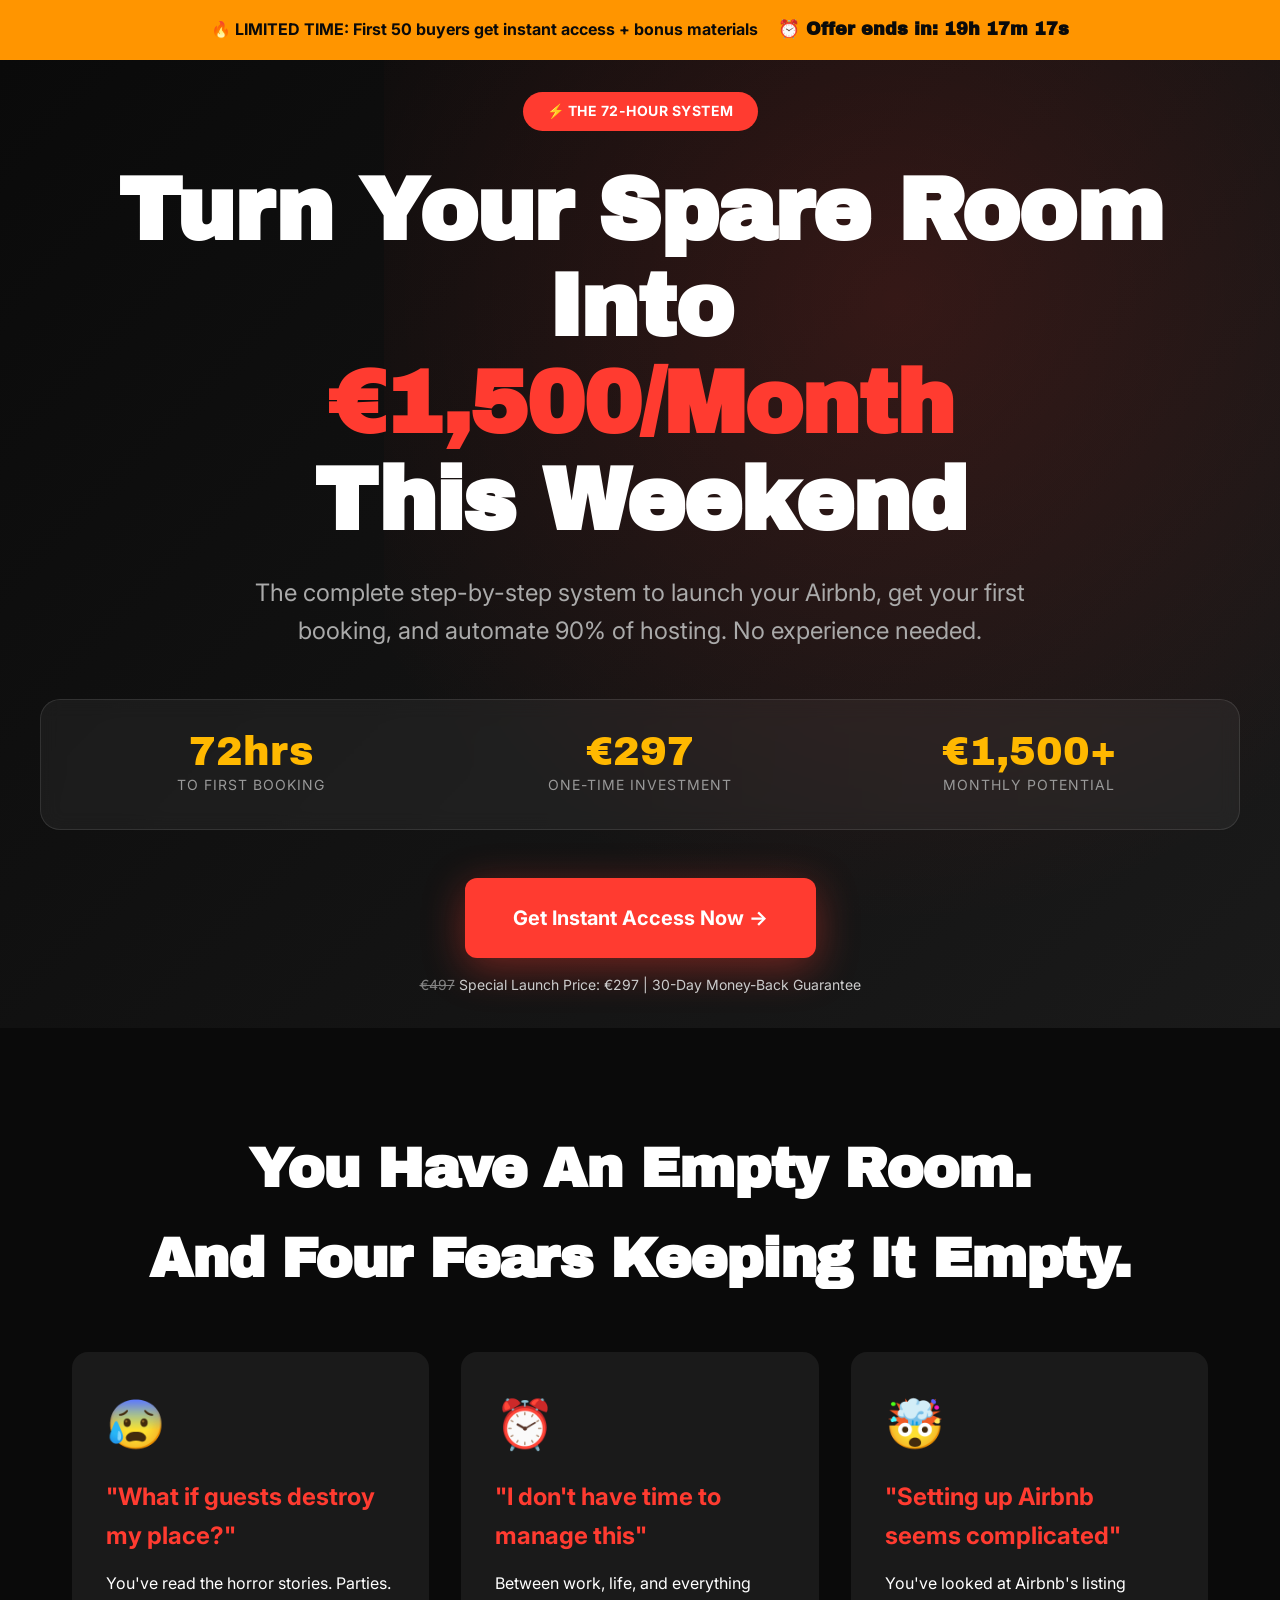
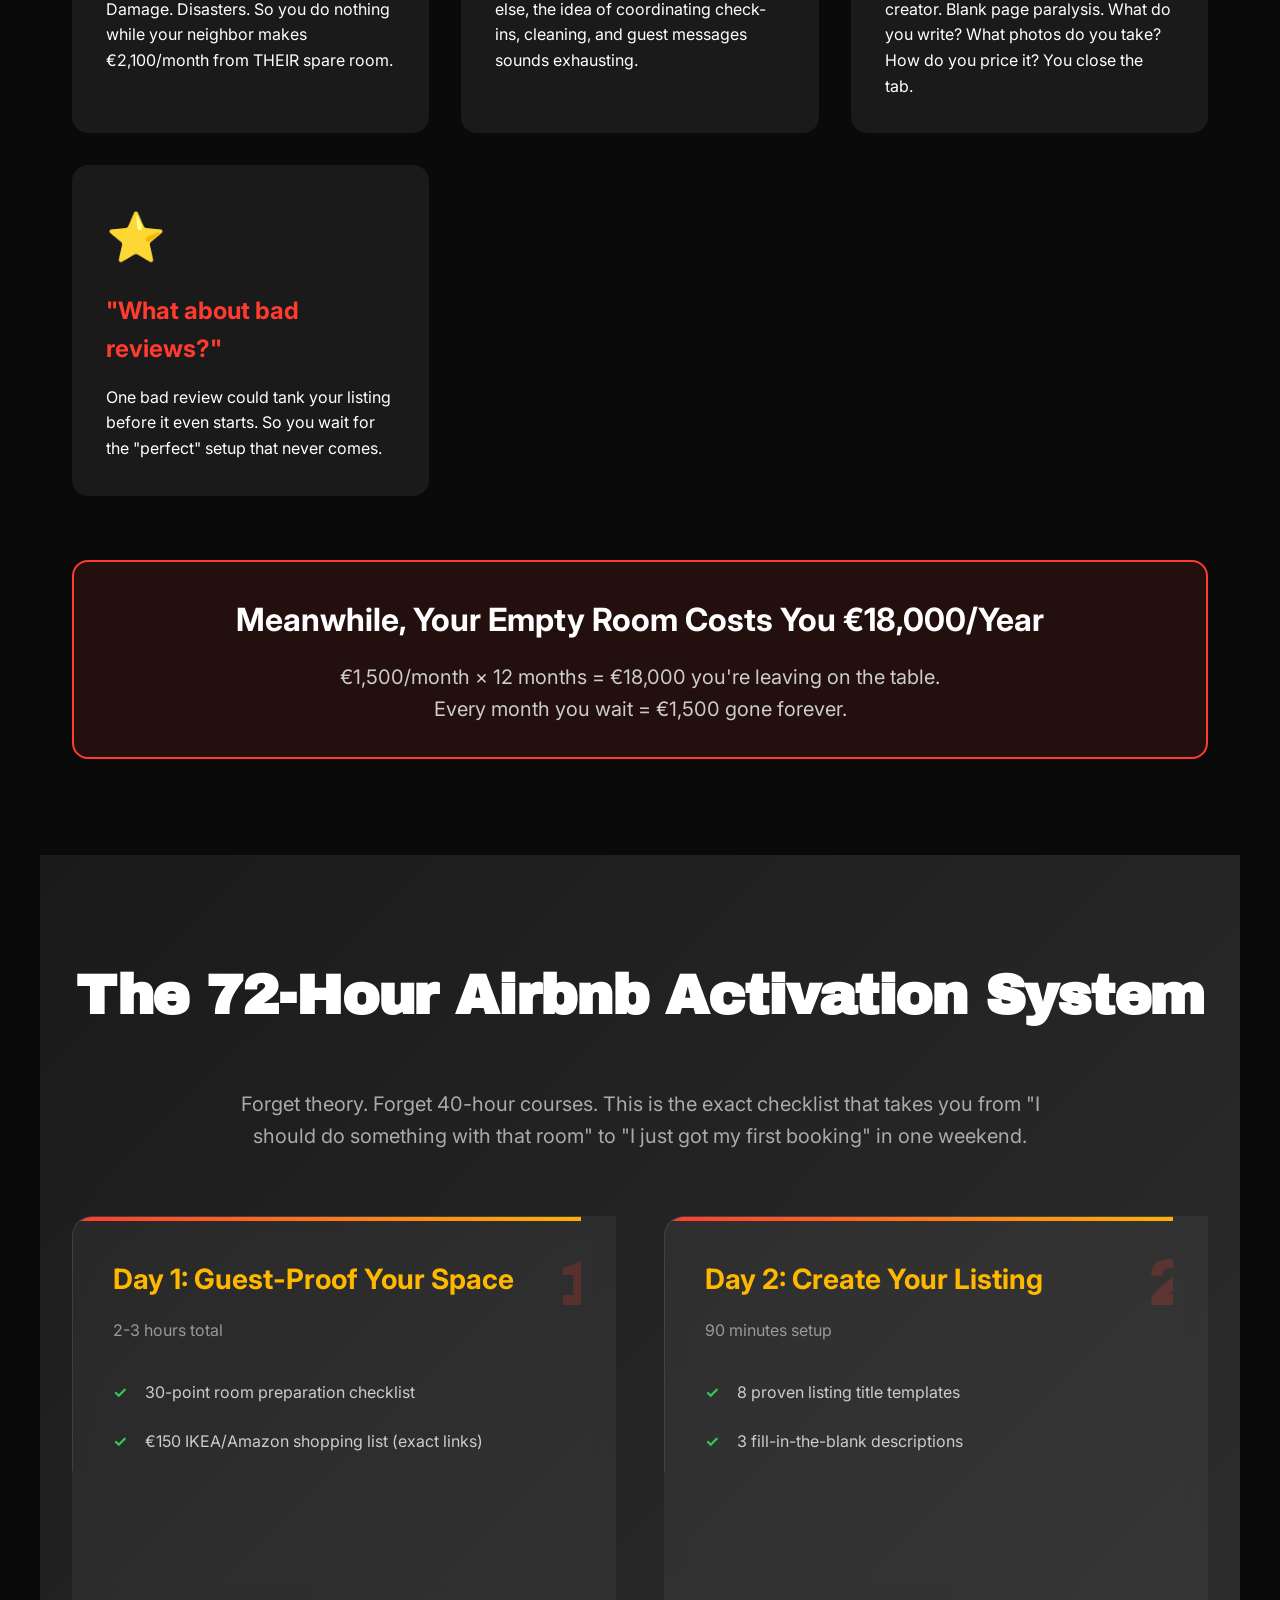
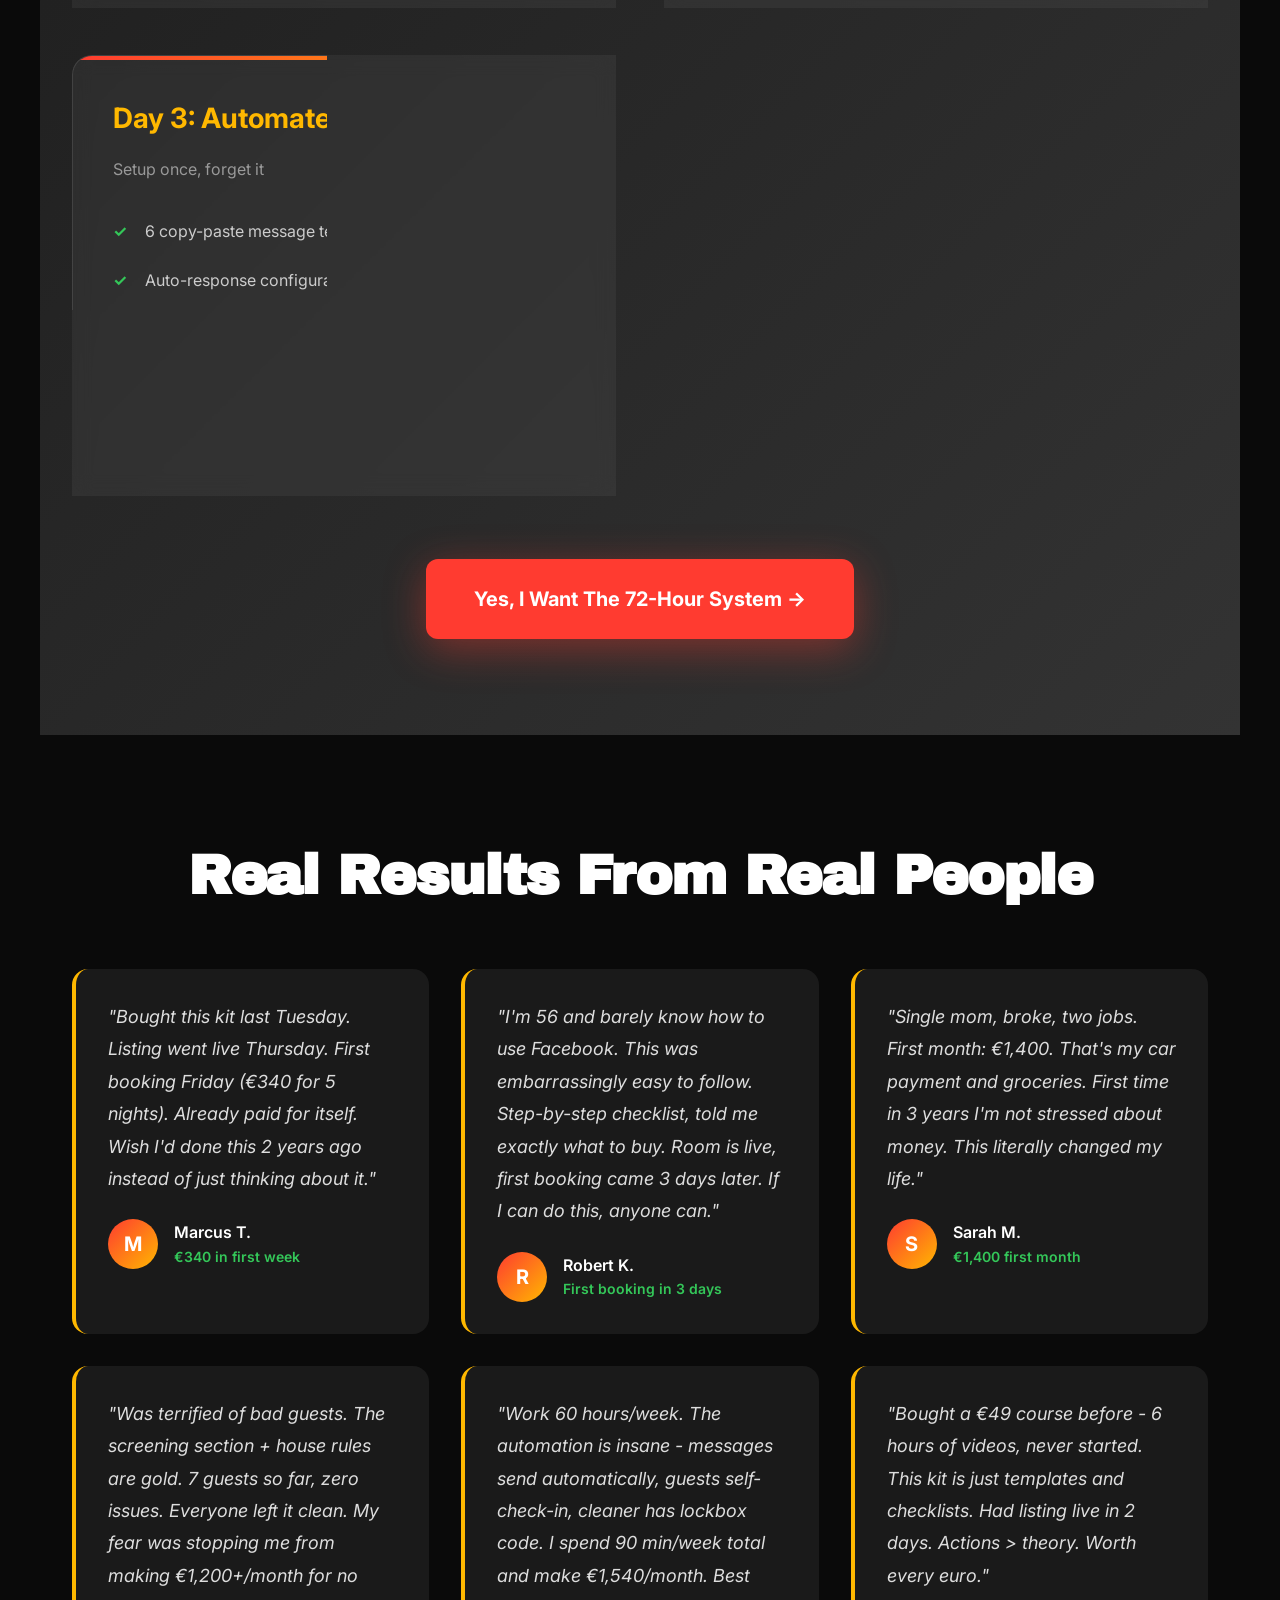
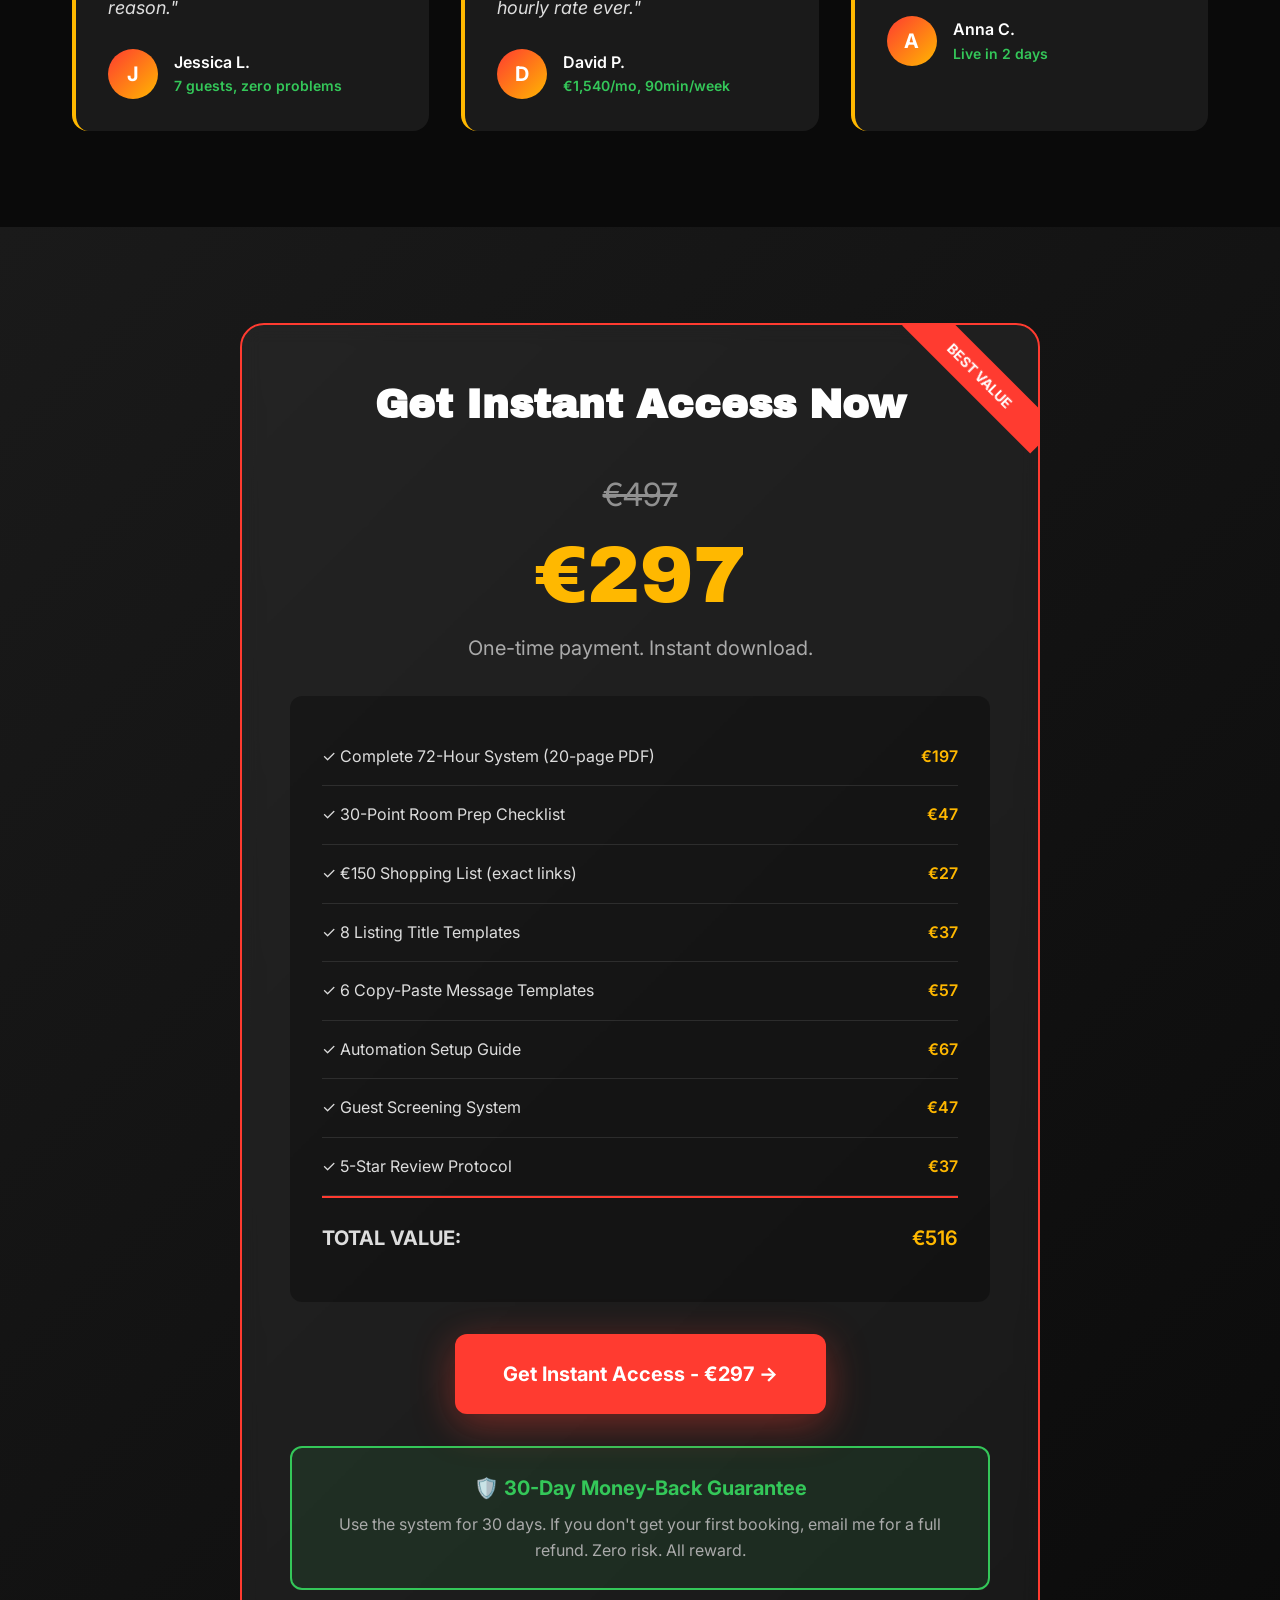
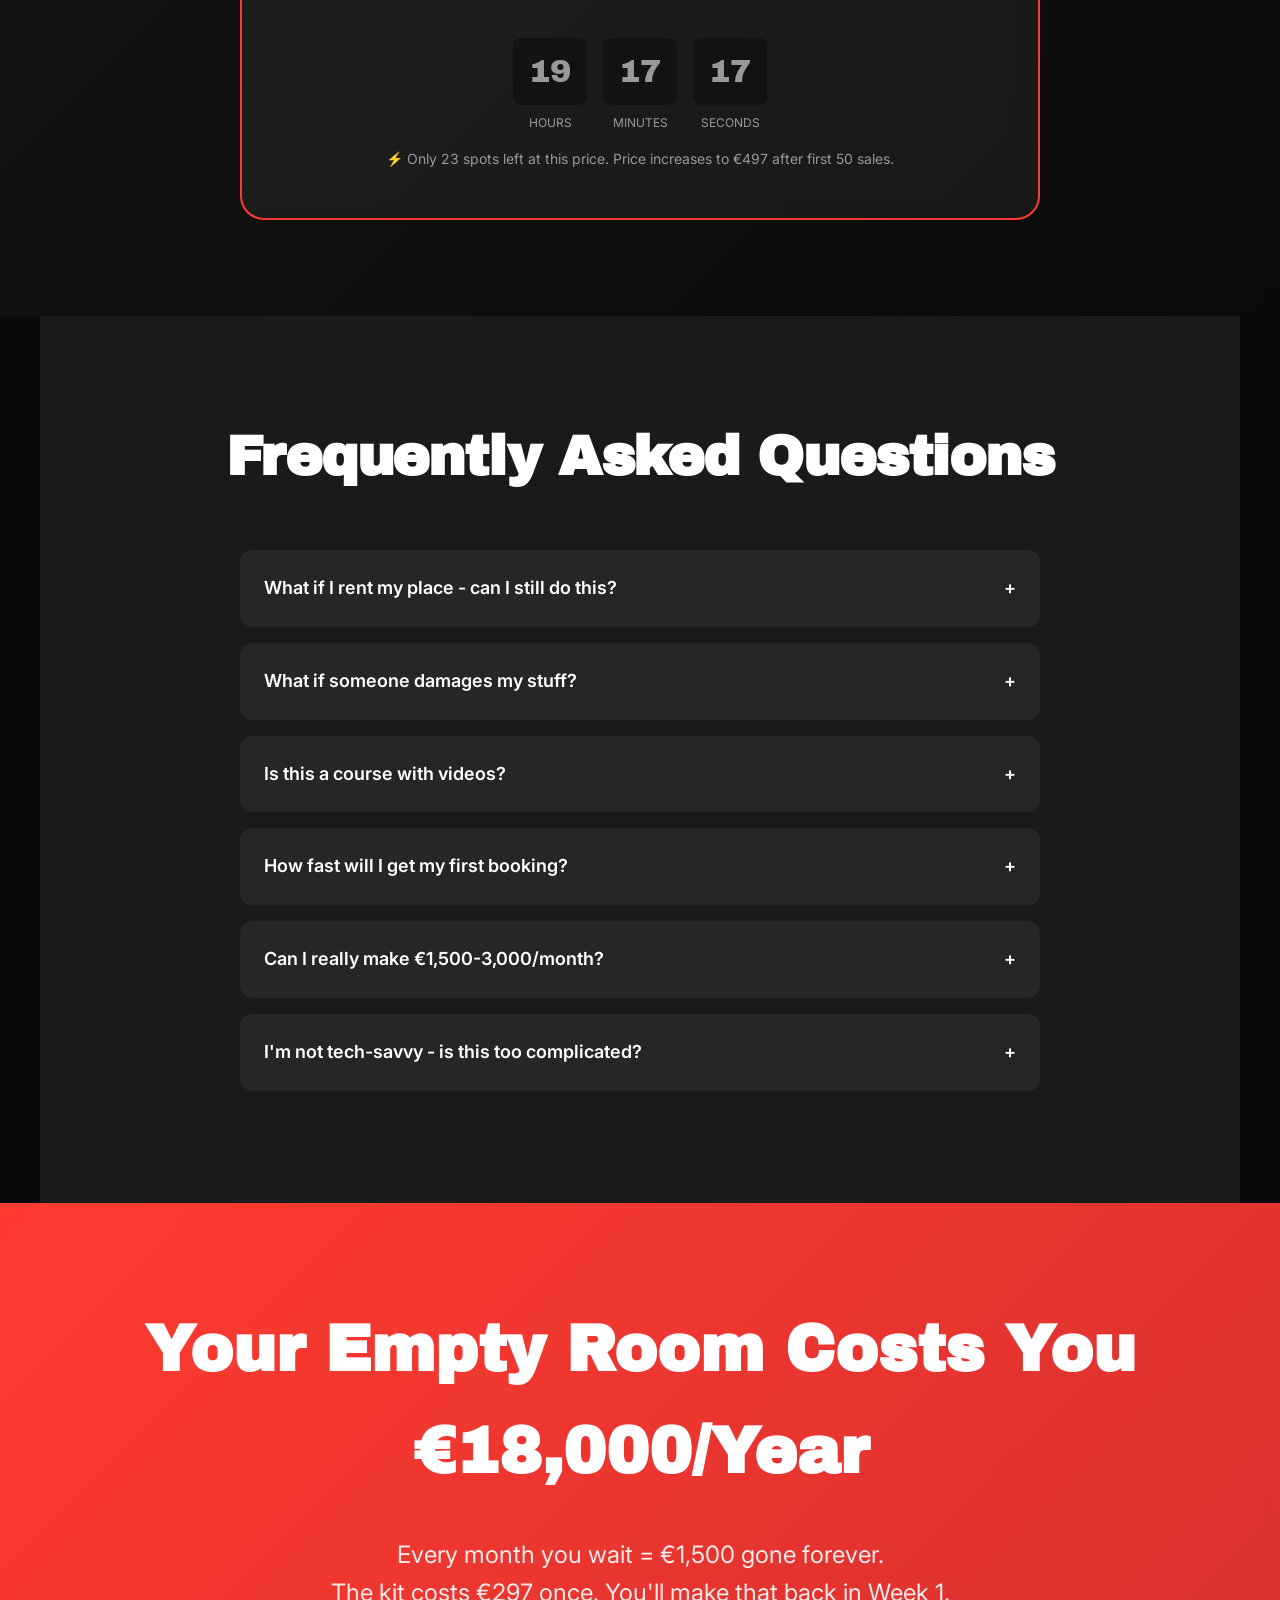
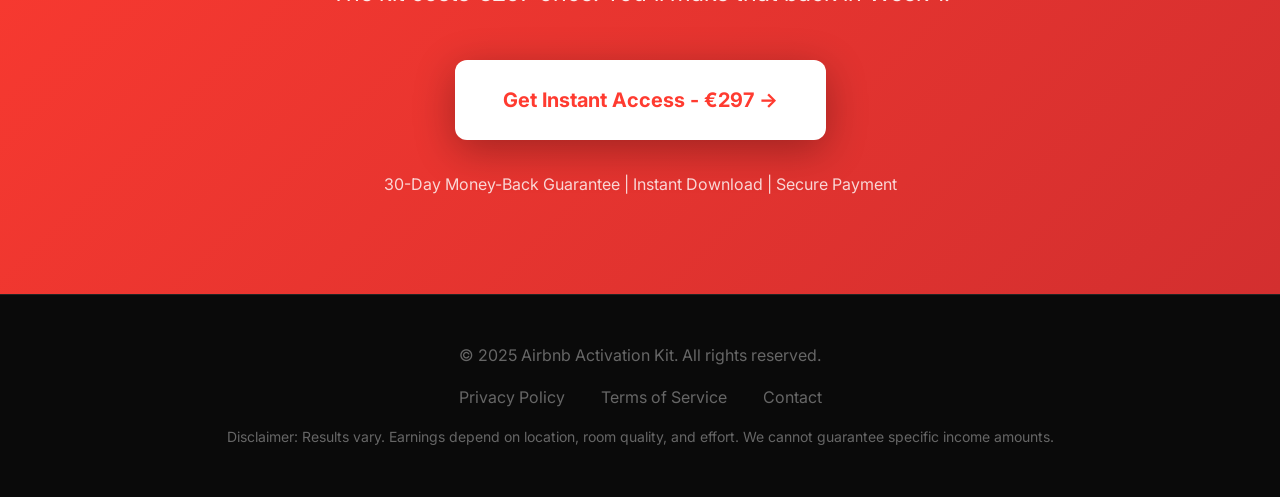
<file: airbnb-landing-page.html>
<!DOCTYPE html>
<html lang="en">
<head>
    <meta charset="UTF-8">
    <meta name="viewport" content="width=device-width, initial-scale=1.0">
    <title>Turn Your Spare Room Into €1,500/Month in 72 Hours | Airbnb Activation Kit</title>
    <meta name="description" content="The complete step-by-step system to launch your Airbnb, get your first booking, and automate 90% of hosting. From empty room to €1,500+/month in one weekend.">
    
    <link rel="preconnect" href="https://fonts.googleapis.com">
    <link rel="preconnect" href="https://fonts.gstatic.com" crossorigin>
    <link href="https://fonts.googleapis.com/css2?family=Archivo+Black&family=Inter:wght@400;500;600;700&display=swap" rel="stylesheet">
    
    <style>
        :root {
            --primary: #FF3B30;
            --primary-dark: #D32F2F;
            --secondary: #FFB800;
            --dark: #0A0A0A;
            --dark-gray: #1A1A1A;
            --medium-gray: #333333;
            --light-gray: #666666;
            --white: #FFFFFF;
            --success: #34C759;
            --urgent: #FF9500;
        }
        
        * {
            margin: 0;
            padding: 0;
            box-sizing: border-box;
        }
        
        body {
            font-family: 'Inter', -apple-system, BlinkMacSystemFont, sans-serif;
            background: var(--dark);
            color: var(--white);
            line-height: 1.6;
            overflow-x: hidden;
        }
        
        /* HERO SECTION */
        .hero {
            position: relative;
            min-height: 100vh;
            display: flex;
            align-items: center;
            justify-content: center;
            background: linear-gradient(135deg, #0A0A0A 0%, #1A1A1A 100%);
            overflow: hidden;
            padding: 2rem;
        }
        
        .hero::before {
            content: '';
            position: absolute;
            top: -50%;
            right: -10%;
            width: 80%;
            height: 150%;
            background: radial-gradient(circle, rgba(255,59,48,0.15) 0%, transparent 70%);
            animation: pulse 8s ease-in-out infinite;
        }
        
        @keyframes pulse {
            0%, 100% { transform: scale(1); opacity: 0.3; }
            50% { transform: scale(1.1); opacity: 0.5; }
        }
        
        .hero-content {
            position: relative;
            z-index: 2;
            max-width: 1200px;
            text-align: center;
        }
        
        .kicker {
            display: inline-block;
            background: var(--primary);
            color: var(--white);
            padding: 0.5rem 1.5rem;
            border-radius: 50px;
            font-size: 0.875rem;
            font-weight: 700;
            letter-spacing: 0.5px;
            text-transform: uppercase;
            margin-bottom: 2rem;
            animation: slideDown 0.6s ease-out;
        }
        
        @keyframes slideDown {
            from { opacity: 0; transform: translateY(-20px); }
            to { opacity: 1; transform: translateY(0); }
        }
        
        h1 {
            font-family: 'Archivo Black', sans-serif;
            font-size: clamp(2.5rem, 8vw, 5.5rem);
            line-height: 1.1;
            margin-bottom: 1.5rem;
            animation: slideUp 0.8s ease-out 0.2s both;
            letter-spacing: -0.02em;
        }
        
        @keyframes slideUp {
            from { opacity: 0; transform: translateY(30px); }
            to { opacity: 1; transform: translateY(0); }
        }
        
        .highlight {
            color: var(--primary);
            position: relative;
            white-space: nowrap;
        }
        
        .hero-subtitle {
            font-size: clamp(1.125rem, 3vw, 1.5rem);
            color: #AAAAAA;
            margin-bottom: 3rem;
            max-width: 800px;
            margin-left: auto;
            margin-right: auto;
            animation: slideUp 0.8s ease-out 0.4s both;
        }
        
        /* STATS BAR */
        .stats-bar {
            display: grid;
            grid-template-columns: repeat(auto-fit, minmax(200px, 1fr));
            gap: 2rem;
            margin: 3rem 0;
            padding: 2rem;
            background: rgba(255,255,255,0.05);
            border-radius: 20px;
            backdrop-filter: blur(10px);
            border: 1px solid rgba(255,255,255,0.1);
            animation: slideUp 0.8s ease-out 0.6s both;
        }
        
        .stat {
            text-align: center;
        }
        
        .stat-number {
            font-family: 'Archivo Black', sans-serif;
            font-size: 2.5rem;
            color: var(--secondary);
            display: block;
            line-height: 1;
        }
        
        .stat-label {
            font-size: 0.875rem;
            color: #999;
            margin-top: 0.5rem;
            text-transform: uppercase;
            letter-spacing: 1px;
        }
        
        /* CTA BUTTON */
        .cta-primary {
            display: inline-flex;
            align-items: center;
            gap: 1rem;
            background: var(--primary);
            color: var(--white);
            padding: 1.5rem 3rem;
            font-size: 1.25rem;
            font-weight: 700;
            border: none;
            border-radius: 12px;
            cursor: pointer;
            transition: all 0.3s ease;
            text-decoration: none;
            position: relative;
            overflow: hidden;
            animation: slideUp 0.8s ease-out 0.8s both;
            box-shadow: 0 10px 40px rgba(255,59,48,0.4);
        }
        
        .cta-primary::before {
            content: '';
            position: absolute;
            top: 0;
            left: -100%;
            width: 100%;
            height: 100%;
            background: linear-gradient(90deg, transparent, rgba(255,255,255,0.2), transparent);
            transition: left 0.5s ease;
        }
        
        .cta-primary:hover::before {
            left: 100%;
        }
        
        .cta-primary:hover {
            transform: translateY(-2px);
            box-shadow: 0 15px 50px rgba(255,59,48,0.5);
        }
        
        .price-tag {
            font-size: 0.875rem;
            color: #CCC;
            margin-top: 1rem;
            animation: slideUp 0.8s ease-out 1s both;
        }
        
        .strike {
            text-decoration: line-through;
            opacity: 0.6;
        }
        
        /* URGENCY BANNER */
        .urgency-banner {
            background: var(--urgent);
            color: var(--dark);
            padding: 1rem 2rem;
            text-align: center;
            font-weight: 700;
            position: sticky;
            top: 0;
            z-index: 100;
            animation: slideDown 0.6s ease-out 1.2s both;
        }
        
        .urgency-banner .timer {
            display: inline-block;
            margin-left: 1rem;
            font-family: 'Archivo Black', sans-serif;
            font-size: 1.1rem;
        }
        
        /* PROBLEM SECTION */
        .section {
            padding: 6rem 2rem;
            max-width: 1200px;
            margin: 0 auto;
        }
        
        .section-title {
            font-family: 'Archivo Black', sans-serif;
            font-size: clamp(2rem, 5vw, 3.5rem);
            margin-bottom: 3rem;
            text-align: center;
            letter-spacing: -0.02em;
        }
        
        .problem-grid {
            display: grid;
            grid-template-columns: repeat(auto-fit, minmax(300px, 1fr));
            gap: 2rem;
            margin-top: 3rem;
        }
        
        .problem-card {
            background: var(--dark-gray);
            padding: 2rem;
            border-radius: 16px;
            border: 2px solid transparent;
            transition: all 0.3s ease;
        }
        
        .problem-card:hover {
            border-color: var(--primary);
            transform: translateY(-5px);
        }
        
        .problem-card .icon {
            font-size: 3rem;
            margin-bottom: 1rem;
        }
        
        .problem-card h3 {
            font-size: 1.5rem;
            margin-bottom: 1rem;
            color: var(--primary);
        }
        
        /* SOLUTION SECTION */
        .solution-section {
            background: linear-gradient(135deg, var(--dark-gray) 0%, var(--medium-gray) 100%);
            position: relative;
        }
        
        .solution-grid {
            display: grid;
            grid-template-columns: repeat(auto-fit, minmax(350px, 1fr));
            gap: 3rem;
            margin-top: 4rem;
        }
        
        .day-card {
            background: rgba(255,255,255,0.05);
            backdrop-filter: blur(10px);
            padding: 2.5rem;
            border-radius: 20px;
            border: 1px solid rgba(255,255,255,0.1);
            position: relative;
            overflow: hidden;
        }
        
        .day-card::before {
            content: '';
            position: absolute;
            top: 0;
            left: 0;
            width: 100%;
            height: 4px;
            background: linear-gradient(90deg, var(--primary), var(--secondary));
        }
        
        .day-number {
            font-family: 'Archivo Black', sans-serif;
            font-size: 4rem;
            color: rgba(255,59,48,0.2);
            position: absolute;
            top: 1rem;
            right: 1rem;
        }
        
        .day-card h3 {
            font-size: 1.75rem;
            margin-bottom: 1rem;
            color: var(--secondary);
        }
        
        .day-card ul {
            list-style: none;
            margin-top: 1.5rem;
        }
        
        .day-card ul li {
            padding: 0.75rem 0;
            padding-left: 2rem;
            position: relative;
            color: #CCC;
        }
        
        .day-card ul li::before {
            content: '✓';
            position: absolute;
            left: 0;
            color: var(--success);
            font-weight: bold;
        }
        
        /* SOCIAL PROOF */
        .testimonials {
            background: var(--dark);
        }
        
        .testimonial-grid {
            display: grid;
            grid-template-columns: repeat(auto-fit, minmax(350px, 1fr));
            gap: 2rem;
            margin-top: 3rem;
        }
        
        .testimonial {
            background: var(--dark-gray);
            padding: 2rem;
            border-radius: 16px;
            border-left: 4px solid var(--secondary);
        }
        
        .testimonial-text {
            font-size: 1.125rem;
            line-height: 1.8;
            margin-bottom: 1.5rem;
            font-style: italic;
            color: #DDD;
        }
        
        .testimonial-author {
            display: flex;
            align-items: center;
            gap: 1rem;
        }
        
        .author-avatar {
            width: 50px;
            height: 50px;
            border-radius: 50%;
            background: linear-gradient(135deg, var(--primary), var(--secondary));
            display: flex;
            align-items: center;
            justify-content: center;
            font-weight: 700;
            font-size: 1.25rem;
        }
        
        .author-name {
            font-weight: 600;
        }
        
        .author-result {
            font-size: 0.875rem;
            color: var(--success);
            font-weight: 600;
        }
        
        /* PRICING SECTION */
        .pricing-section {
            background: linear-gradient(135deg, #1A1A1A 0%, #0A0A0A 100%);
            padding: 6rem 2rem;
        }
        
        .pricing-container {
            max-width: 800px;
            margin: 0 auto;
            background: rgba(255,255,255,0.05);
            backdrop-filter: blur(10px);
            border-radius: 24px;
            padding: 3rem;
            border: 2px solid var(--primary);
            position: relative;
            overflow: hidden;
        }
        
        .pricing-container::before {
            content: 'BEST VALUE';
            position: absolute;
            top: 2rem;
            right: -2rem;
            background: var(--primary);
            color: var(--white);
            padding: 0.5rem 3rem;
            transform: rotate(45deg);
            font-weight: 700;
            font-size: 0.875rem;
        }
        
        .price-display {
            text-align: center;
            margin-bottom: 2rem;
        }
        
        .price-old {
            font-size: 2rem;
            text-decoration: line-through;
            opacity: 0.5;
        }
        
        .price-current {
            font-family: 'Archivo Black', sans-serif;
            font-size: 5rem;
            color: var(--secondary);
            line-height: 1;
            margin: 1rem 0;
        }
        
        .price-label {
            font-size: 1.25rem;
            color: #AAA;
        }
        
        .value-stack {
            background: rgba(0,0,0,0.3);
            padding: 2rem;
            border-radius: 12px;
            margin: 2rem 0;
        }
        
        .value-item {
            display: flex;
            justify-content: space-between;
            padding: 1rem 0;
            border-bottom: 1px solid rgba(255,255,255,0.1);
        }
        
        .value-item:last-child {
            border-bottom: none;
            font-weight: 700;
            font-size: 1.25rem;
            padding-top: 1.5rem;
            border-top: 2px solid var(--primary);
        }
        
        .value-name {
            color: #DDD;
        }
        
        .value-price {
            color: var(--secondary);
            font-weight: 600;
        }
        
        .guarantee {
            background: rgba(52,199,89,0.1);
            border: 2px solid var(--success);
            padding: 1.5rem;
            border-radius: 12px;
            text-align: center;
            margin-top: 2rem;
        }
        
        .guarantee-title {
            color: var(--success);
            font-weight: 700;
            font-size: 1.25rem;
            margin-bottom: 0.5rem;
        }
        
        /* FAQ */
        .faq-section {
            background: var(--dark-gray);
        }
        
        .faq-item {
            background: rgba(255,255,255,0.05);
            margin-bottom: 1rem;
            border-radius: 12px;
            overflow: hidden;
        }
        
        .faq-question {
            padding: 1.5rem;
            font-weight: 600;
            font-size: 1.125rem;
            cursor: pointer;
            display: flex;
            justify-content: space-between;
            align-items: center;
            transition: background 0.3s ease;
        }
        
        .faq-question:hover {
            background: rgba(255,255,255,0.08);
        }
        
        .faq-answer {
            padding: 0 1.5rem 1.5rem;
            color: #BBB;
            line-height: 1.8;
        }
        
        /* FINAL CTA */
        .final-cta {
            background: linear-gradient(135deg, var(--primary) 0%, var(--primary-dark) 100%);
            padding: 6rem 2rem;
            text-align: center;
        }
        
        .final-cta h2 {
            font-family: 'Archivo Black', sans-serif;
            font-size: clamp(2rem, 5vw, 4rem);
            margin-bottom: 2rem;
        }
        
        .final-cta .cta-primary {
            background: var(--white);
            color: var(--primary);
            box-shadow: 0 10px 40px rgba(0,0,0,0.3);
        }
        
        /* FOOTER */
        footer {
            background: var(--dark);
            padding: 3rem 2rem;
            text-align: center;
            color: #666;
            border-top: 1px solid rgba(255,255,255,0.1);
        }
        
        /* COUNTDOWN TIMER */
        #countdown {
            display: inline-flex;
            gap: 1rem;
            margin-top: 1rem;
        }
        
        .time-unit {
            display: flex;
            flex-direction: column;
            align-items: center;
        }
        
        .time-number {
            font-family: 'Archivo Black', sans-serif;
            font-size: 2rem;
            background: rgba(0,0,0,0.3);
            padding: 0.5rem 1rem;
            border-radius: 8px;
            min-width: 60px;
        }
        
        .time-label {
            font-size: 0.75rem;
            margin-top: 0.5rem;
            text-transform: uppercase;
        }
        
        /* RESPONSIVE */
        @media (max-width: 768px) {
            .stats-bar {
                grid-template-columns: 1fr;
                gap: 1rem;
            }
            
            .solution-grid,
            .testimonial-grid,
            .problem-grid {
                grid-template-columns: 1fr;
            }
            
            .pricing-container {
                padding: 2rem 1.5rem;
            }
            
            .price-current {
                font-size: 3.5rem;
            }
        }
    </style>
</head>
<body>
    <!-- URGENCY BANNER -->
    <div class="urgency-banner">
        🔥 LIMITED TIME: First 50 buyers get instant access + bonus materials 
        <span class="timer">⏰ Offer ends in: <span id="countdown-banner"></span></span>
    </div>

    <!-- HERO SECTION -->
    <section class="hero">
        <div class="hero-content">
            <div class="kicker">⚡ The 72-Hour System</div>
            <h1>
                Turn Your Spare Room Into<br>
                <span class="highlight">€1,500/Month</span><br>
                This Weekend
            </h1>
            <p class="hero-subtitle">
                The complete step-by-step system to launch your Airbnb, get your first booking, 
                and automate 90% of hosting. No experience needed.
            </p>
            
            <div class="stats-bar">
                <div class="stat">
                    <span class="stat-number">72hrs</span>
                    <span class="stat-label">To First Booking</span>
                </div>
                <div class="stat">
                    <span class="stat-number">€297</span>
                    <span class="stat-label">One-Time Investment</span>
                </div>
                <div class="stat">
                    <span class="stat-number">€1,500+</span>
                    <span class="stat-label">Monthly Potential</span>
                </div>
            </div>
            
            <a href="#pricing" class="cta-primary">
                Get Instant Access Now →
            </a>
            
            <p class="price-tag">
                <span class="strike">€497</span> Special Launch Price: €297 | 30-Day Money-Back Guarantee
            </p>
        </div>
    </section>

    <!-- PROBLEM SECTION -->
    <section class="section">
        <h2 class="section-title">You Have An Empty Room.<br>And Four Fears Keeping It Empty.</h2>
        
        <div class="problem-grid">
            <div class="problem-card">
                <div class="icon">😰</div>
                <h3>"What if guests destroy my place?"</h3>
                <p>You've read the horror stories. Parties. Damage. Disasters. So you do nothing while your neighbor makes €2,100/month from THEIR spare room.</p>
            </div>
            
            <div class="problem-card">
                <div class="icon">⏰</div>
                <h3>"I don't have time to manage this"</h3>
                <p>Between work, life, and everything else, the idea of coordinating check-ins, cleaning, and guest messages sounds exhausting.</p>
            </div>
            
            <div class="problem-card">
                <div class="icon">🤯</div>
                <h3>"Setting up Airbnb seems complicated"</h3>
                <p>You've looked at Airbnb's listing creator. Blank page paralysis. What do you write? What photos do you take? How do you price it? You close the tab.</p>
            </div>
            
            <div class="problem-card">
                <div class="icon">⭐</div>
                <h3>"What about bad reviews?"</h3>
                <p>One bad review could tank your listing before it even starts. So you wait for the "perfect" setup that never comes.</p>
            </div>
        </div>
        
        <div style="text-align: center; margin-top: 4rem; padding: 2rem; background: rgba(255,59,48,0.1); border-radius: 16px; border: 2px solid var(--primary);">
            <h3 style="font-size: 2rem; margin-bottom: 1rem;">Meanwhile, Your Empty Room Costs You €18,000/Year</h3>
            <p style="font-size: 1.25rem; color: #CCC;">€1,500/month × 12 months = €18,000 you're leaving on the table.<br>Every month you wait = €1,500 gone forever.</p>
        </div>
    </section>

    <!-- SOLUTION SECTION -->
    <section class="section solution-section">
        <h2 class="section-title">The 72-Hour Airbnb Activation System</h2>
        <p style="text-align: center; font-size: 1.25rem; color: #AAA; max-width: 800px; margin: 0 auto;">
            Forget theory. Forget 40-hour courses. This is the exact checklist that takes you from 
            "I should do something with that room" to "I just got my first booking" in one weekend.
        </p>
        
        <div class="solution-grid">
            <div class="day-card">
                <div class="day-number">1</div>
                <h3>Day 1: Guest-Proof Your Space</h3>
                <p style="color: #999; margin-bottom: 1rem;">2-3 hours total</p>
                <ul>
                    <li>30-point room preparation checklist</li>
                    <li>€150 IKEA/Amazon shopping list (exact links)</li>
                    <li>5 house rules that prevent 95% of problems</li>
                    <li>Phone photography guide (15 must-have shots)</li>
                </ul>
            </div>
            
            <div class="day-card">
                <div class="day-number">2</div>
                <h3>Day 2: Create Your Listing</h3>
                <p style="color: #999; margin-bottom: 1rem;">90 minutes setup</p>
                <ul>
                    <li>8 proven listing title templates</li>
                    <li>3 fill-in-the-blank descriptions</li>
                    <li>Pricing calculator for your city</li>
                    <li>Upload photos, publish, go live</li>
                </ul>
            </div>
            
            <div class="day-card">
                <div class="day-number">3</div>
                <h3>Day 3: Automate & Get Bookings</h3>
                <p style="color: #999; margin-bottom: 1rem;">Setup once, forget it</p>
                <ul>
                    <li>6 copy-paste message templates</li>
                    <li>Auto-response configuration</li>
                    <li>Self-check-in setup (lockbox guide)</li>
                    <li>7-point red flag guest detector</li>
                    <li>5-star review generation system</li>
                </ul>
            </div>
        </div>
        
        <div style="text-align: center; margin-top: 4rem;">
            <a href="#pricing" class="cta-primary">Yes, I Want The 72-Hour System →</a>
        </div>
    </section>

    <!-- SOCIAL PROOF -->
    <section class="section testimonials">
        <h2 class="section-title">Real Results From Real People</h2>
        
        <div class="testimonial-grid">
            <div class="testimonial">
                <div class="testimonial-text">
                    "Bought this kit last Tuesday. Listing went live Thursday. First booking Friday (€340 for 5 nights). Already paid for itself. Wish I'd done this 2 years ago instead of just thinking about it."
                </div>
                <div class="testimonial-author">
                    <div class="author-avatar">M</div>
                    <div>
                        <div class="author-name">Marcus T.</div>
                        <div class="author-result">€340 in first week</div>
                    </div>
                </div>
            </div>
            
            <div class="testimonial">
                <div class="testimonial-text">
                    "I'm 56 and barely know how to use Facebook. This was embarrassingly easy to follow. Step-by-step checklist, told me exactly what to buy. Room is live, first booking came 3 days later. If I can do this, anyone can."
                </div>
                <div class="testimonial-author">
                    <div class="author-avatar">R</div>
                    <div>
                        <div class="author-name">Robert K.</div>
                        <div class="author-result">First booking in 3 days</div>
                    </div>
                </div>
            </div>
            
            <div class="testimonial">
                <div class="testimonial-text">
                    "Single mom, broke, two jobs. First month: €1,400. That's my car payment and groceries. First time in 3 years I'm not stressed about money. This literally changed my life."
                </div>
                <div class="testimonial-author">
                    <div class="author-avatar">S</div>
                    <div>
                        <div class="author-name">Sarah M.</div>
                        <div class="author-result">€1,400 first month</div>
                    </div>
                </div>
            </div>
            
            <div class="testimonial">
                <div class="testimonial-text">
                    "Was terrified of bad guests. The screening section + house rules are gold. 7 guests so far, zero issues. Everyone left it clean. My fear was stopping me from making €1,200+/month for no reason."
                </div>
                <div class="testimonial-author">
                    <div class="author-avatar">J</div>
                    <div>
                        <div class="author-name">Jessica L.</div>
                        <div class="author-result">7 guests, zero problems</div>
                    </div>
                </div>
            </div>
            
            <div class="testimonial">
                <div class="testimonial-text">
                    "Work 60 hours/week. The automation is insane - messages send automatically, guests self-check-in, cleaner has lockbox code. I spend 90 min/week total and make €1,540/month. Best hourly rate ever."
                </div>
                <div class="testimonial-author">
                    <div class="author-avatar">D</div>
                    <div>
                        <div class="author-name">David P.</div>
                        <div class="author-result">€1,540/mo, 90min/week</div>
                    </div>
                </div>
            </div>
            
            <div class="testimonial">
                <div class="testimonial-text">
                    "Bought a €49 course before - 6 hours of videos, never started. This kit is just templates and checklists. Had listing live in 2 days. Actions > theory. Worth every euro."
                </div>
                <div class="testimonial-author">
                    <div class="author-avatar">A</div>
                    <div>
                        <div class="author-name">Anna C.</div>
                        <div class="author-result">Live in 2 days</div>
                    </div>
                </div>
            </div>
        </div>
    </section>

    <!-- PRICING SECTION -->
    <section class="pricing-section" id="pricing">
        <div class="pricing-container">
            <h2 style="text-align: center; font-family: 'Archivo Black', sans-serif; font-size: 2.5rem; margin-bottom: 2rem;">
                Get Instant Access Now
            </h2>
            
            <div class="price-display">
                <div class="price-old">€497</div>
                <div class="price-current">€297</div>
                <div class="price-label">One-time payment. Instant download.</div>
            </div>
            
            <div class="value-stack">
                <div class="value-item">
                    <span class="value-name">✓ Complete 72-Hour System (20-page PDF)</span>
                    <span class="value-price">€197</span>
                </div>
                <div class="value-item">
                    <span class="value-name">✓ 30-Point Room Prep Checklist</span>
                    <span class="value-price">€47</span>
                </div>
                <div class="value-item">
                    <span class="value-name">✓ €150 Shopping List (exact links)</span>
                    <span class="value-price">€27</span>
                </div>
                <div class="value-item">
                    <span class="value-name">✓ 8 Listing Title Templates</span>
                    <span class="value-price">€37</span>
                </div>
                <div class="value-item">
                    <span class="value-name">✓ 6 Copy-Paste Message Templates</span>
                    <span class="value-price">€57</span>
                </div>
                <div class="value-item">
                    <span class="value-name">✓ Automation Setup Guide</span>
                    <span class="value-price">€67</span>
                </div>
                <div class="value-item">
                    <span class="value-name">✓ Guest Screening System</span>
                    <span class="value-price">€47</span>
                </div>
                <div class="value-item">
                    <span class="value-name">✓ 5-Star Review Protocol</span>
                    <span class="value-price">€37</span>
                </div>
                <div class="value-item">
                    <span class="value-name">TOTAL VALUE:</span>
                    <span class="value-price">€516</span>
                </div>
            </div>
            
            <div style="text-align: center; margin: 2rem 0;">
                <a href="https://gumroad.com/l/airbnb-activation-kit" class="cta-primary">
                    Get Instant Access - €297 →
                </a>
            </div>
            
            <div class="guarantee">
                <div class="guarantee-title">🛡️ 30-Day Money-Back Guarantee</div>
                <p style="color: #AAA; margin: 0;">
                    Use the system for 30 days. If you don't get your first booking, email me for a full refund. 
                    Zero risk. All reward.
                </p>
            </div>
            
            <div style="text-align: center; margin-top: 2rem; color: #999;">
                <div id="countdown" style="justify-content: center;"></div>
                <p style="margin-top: 1rem; font-size: 0.875rem;">
                    ⚡ Only 23 spots left at this price. Price increases to €497 after first 50 sales.
                </p>
            </div>
        </div>
    </section>

    <!-- FAQ -->
    <section class="section faq-section">
        <h2 class="section-title">Frequently Asked Questions</h2>
        
        <div style="max-width: 800px; margin: 0 auto;">
            <div class="faq-item">
                <div class="faq-question">
                    What if I rent my place - can I still do this?
                    <span>+</span>
                </div>
                <div class="faq-answer" style="display: none;">
                    Yes! The kit includes a script for asking your landlord for permission. Many landlords will say yes, especially if you offer to split revenue (e.g., 80/20 or 70/30 in your favor). If your lease is silent on subletting, check your local laws - in many places, silence = permission.
                </div>
            </div>
            
            <div class="faq-item">
                <div class="faq-question">
                    What if someone damages my stuff?
                    <span>+</span>
                </div>
                <div class="faq-answer" style="display: none;">
                    Airbnb has a €1M host damage guarantee. If a guest damages something, document it with photos, report immediately, and file a claim. Plus, the kit shows you how to "guest-proof" your space and screen guests so damage is extremely rare. 95% of guests leave your place cleaner than they found it.
                </div>
            </div>
            
            <div class="faq-item">
                <div class="faq-question">
                    Is this a course with videos?
                    <span>+</span>
                </div>
                <div class="faq-answer" style="display: none;">
                    No. It's a 20-page PDF with checklists, templates, and copy-paste scripts. You want to START hosting, not watch 40 hours of videos. You can read the entire thing in 30 minutes and have your listing live by the weekend.
                </div>
            </div>
            
            <div class="faq-item">
                <div class="faq-question">
                    How fast will I get my first booking?
                    <span>+</span>
                </div>
                <div class="faq-answer" style="display: none;">
                    Most new hosts get their first booking within 1-7 days of publishing their listing. The kit shows you how to optimize for fast bookings (pricing strategy, Instant Book settings, etc.). One buyer got their first booking in 34 hours.
                </div>
            </div>
            
            <div class="faq-item">
                <div class="faq-question">
                    Can I really make €1,500-3,000/month?
                    <span>+</span>
                </div>
                <div class="faq-answer" style="display: none;">
                    Yes, if you're in a decent location. Here's the math: Private room at €50/night × 20 nights booked = €1,000/month. Entire 1BR at €80/night × 20 nights = €1,600/month. Entire 2BR at €120/night × 20 nights = €2,400/month. Check your city's Airbnb listings to see real prices in your area.
                </div>
            </div>
            
            <div class="faq-item">
                <div class="faq-question">
                    I'm not tech-savvy - is this too complicated?
                    <span>+</span>
                </div>
                <div class="faq-answer" style="display: none;">
                    If you can send a text message, you can do this. Everything is copy-paste templates and step-by-step screenshots. A 56-year-old buyer (who "barely knows how to use Facebook") successfully set up her listing in one weekend. This is designed for non-tech people.
                </div>
            </div>
        </div>
    </section>

    <!-- FINAL CTA -->
    <section class="final-cta">
        <h2>Your Empty Room Costs You €18,000/Year</h2>
        <p style="font-size: 1.5rem; margin-bottom: 3rem; opacity: 0.9;">
            Every month you wait = €1,500 gone forever.<br>
            The kit costs €297 once. You'll make that back in Week 1.
        </p>
        <a href="https://gumroad.com/l/airbnb-activation-kit" class="cta-primary">
            Get Instant Access - €297 →
        </a>
        <p style="margin-top: 2rem; font-size: 1rem; opacity: 0.8;">
            30-Day Money-Back Guarantee | Instant Download | Secure Payment
        </p>
    </section>

    <!-- FOOTER -->
    <footer>
        <p>© 2025 Airbnb Activation Kit. All rights reserved.</p>
        <p style="margin-top: 1rem;">
            <a href="#" style="color: #666; text-decoration: none; margin: 0 1rem;">Privacy Policy</a>
            <a href="#" style="color: #666; text-decoration: none; margin: 0 1rem;">Terms of Service</a>
            <a href="#" style="color: #666; text-decoration: none; margin: 0 1rem;">Contact</a>
        </p>
        <p style="margin-top: 1rem; font-size: 0.875rem;">
            Disclaimer: Results vary. Earnings depend on location, room quality, and effort. We cannot guarantee specific income amounts.
        </p>
    </footer>

    <script>
        // Countdown Timer
        function updateCountdown() {
            const now = new Date().getTime();
            const tomorrow = new Date();
            tomorrow.setHours(23, 59, 59, 999);
            const distance = tomorrow - now;
            
            const hours = Math.floor((distance % (1000 * 60 * 60 * 24)) / (1000 * 60 * 60));
            const minutes = Math.floor((distance % (1000 * 60 * 60)) / (1000 * 60));
            const seconds = Math.floor((distance % (1000 * 60)) / 1000);
            
            const countdownHTML = `
                <div class="time-unit">
                    <div class="time-number">${hours.toString().padStart(2, '0')}</div>
                    <div class="time-label">Hours</div>
                </div>
                <div class="time-unit">
                    <div class="time-number">${minutes.toString().padStart(2, '0')}</div>
                    <div class="time-label">Minutes</div>
                </div>
                <div class="time-unit">
                    <div class="time-number">${seconds.toString().padStart(2, '0')}</div>
                    <div class="time-label">Seconds</div>
                </div>
            `;
            
            document.getElementById('countdown').innerHTML = countdownHTML;
            document.getElementById('countdown-banner').innerHTML = `${hours}h ${minutes}m ${seconds}s`;
        }
        
        updateCountdown();
        setInterval(updateCountdown, 1000);
        
        // FAQ Toggle
        document.querySelectorAll('.faq-question').forEach(question => {
            question.addEventListener('click', () => {
                const answer = question.nextElementSibling;
                const isOpen = answer.style.display === 'block';
                
                // Close all answers
                document.querySelectorAll('.faq-answer').forEach(a => a.style.display = 'none');
                document.querySelectorAll('.faq-question span').forEach(s => s.textContent = '+');
                
                // Open clicked answer if it was closed
                if (!isOpen) {
                    answer.style.display = 'block';
                    question.querySelector('span').textContent = '−';
                }
            });
        });
        
        // Smooth scroll
        document.querySelectorAll('a[href^="#"]').forEach(anchor => {
            anchor.addEventListener('click', function (e) {
                e.preventDefault();
                const target = document.querySelector(this.getAttribute('href'));
                if (target) {
                    target.scrollIntoView({ behavior: 'smooth' });
                }
            });
        });
    </script>
</body>
</html>
</file>
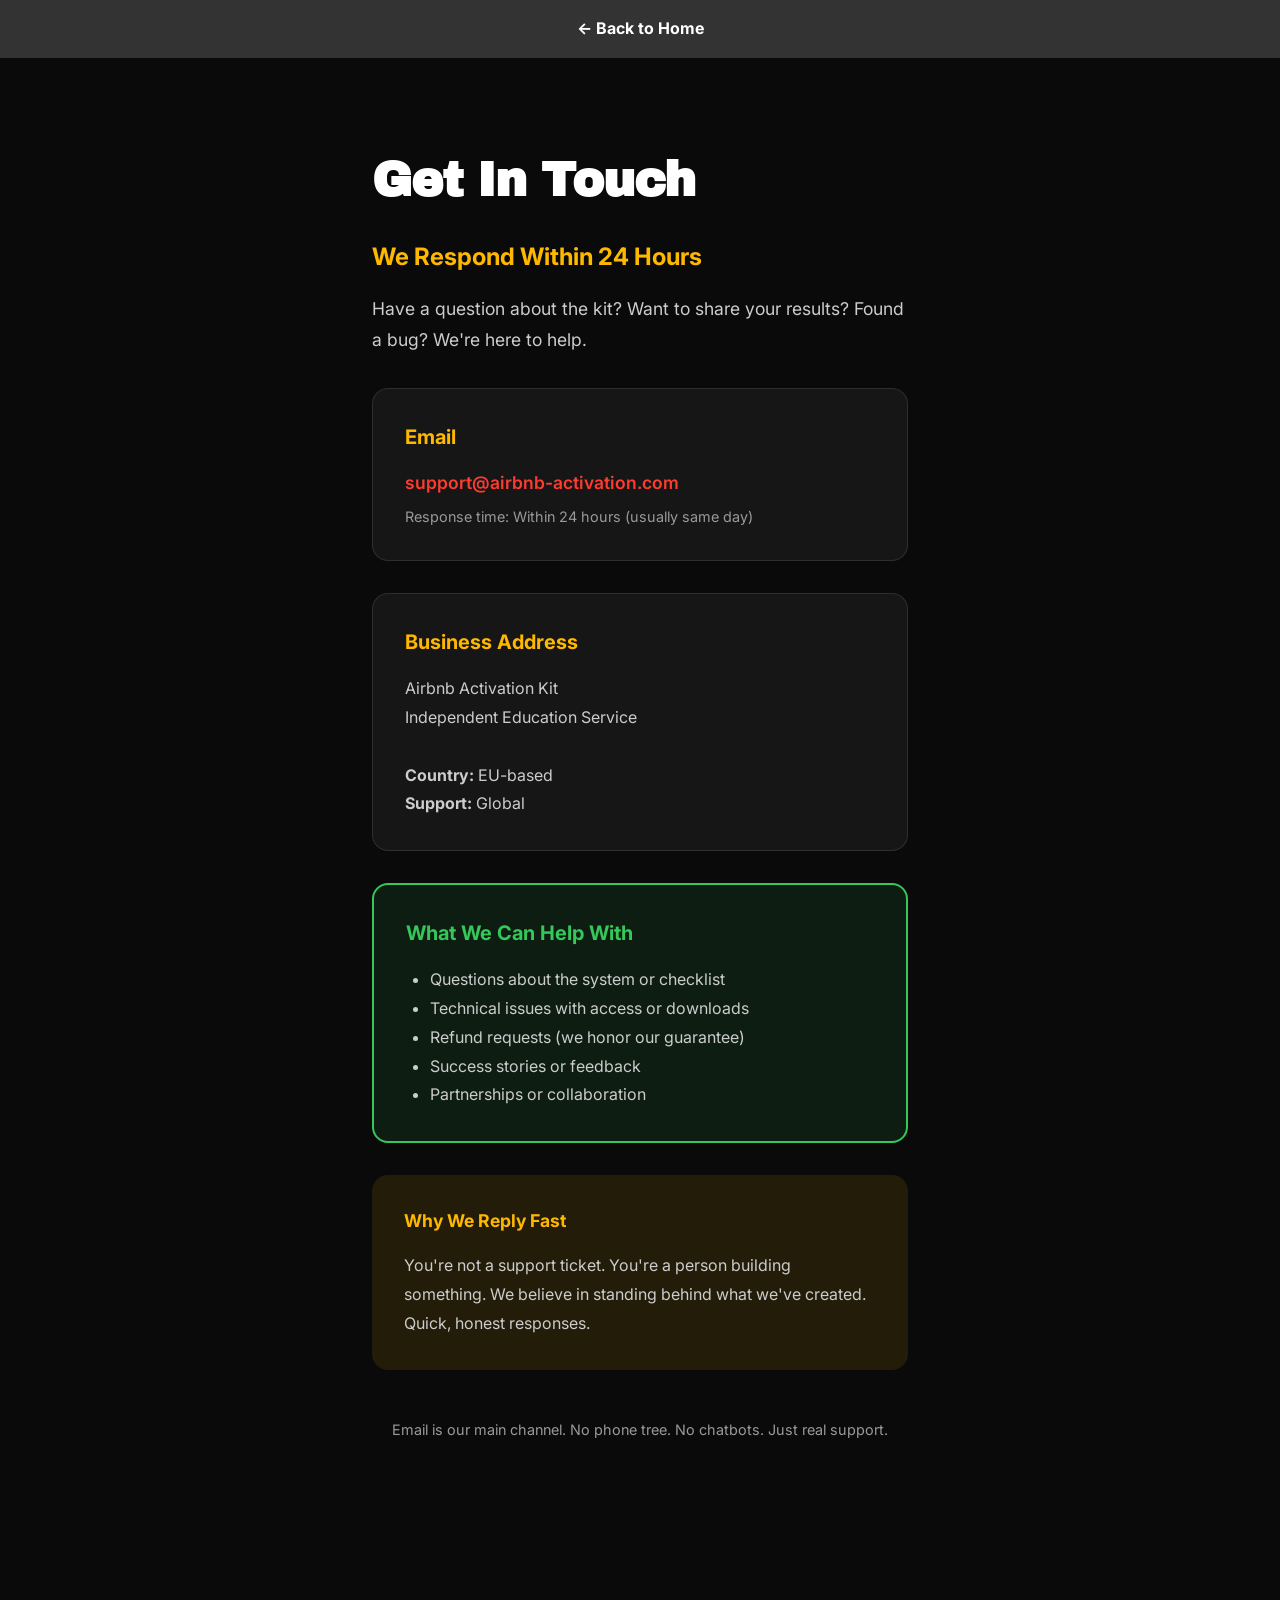
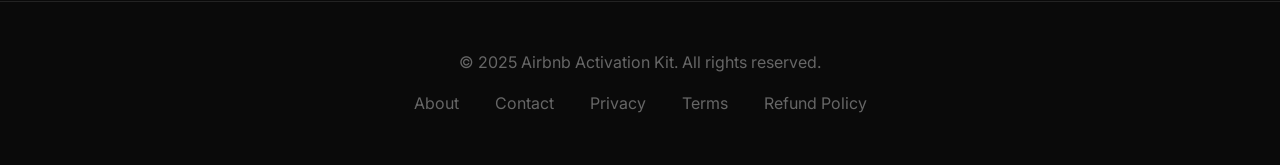
<file: contact.html>
<!DOCTYPE html>
<html lang="en">
<head>
    <meta charset="UTF-8">
    <meta name="viewport" content="width=device-width, initial-scale=1.0">
    <title>Contact Us | Airbnb Activation Kit</title>
    <meta name="description" content="Get in touch. We respond within 24 hours. Email, address, and support promise.">
    <link rel="canonical" href="/contact.html">
    <link rel="preconnect" href="https://fonts.googleapis.com">
    <link rel="preconnect" href="https://fonts.gstatic.com" crossorigin>
    <link href="https://fonts.googleapis.com/css2?family=Archivo+Black&family=Inter:wght@400;500;600;700&display=swap" rel="stylesheet">
    <link rel="stylesheet" href="css/styles.css">
</head>
<body>
    <div class="urgency-banner" style="background: #333; color: #FFF; padding: 1rem; text-align: center;">
        <a href="/index1.html" style="color: inherit; text-decoration: none;">← Back to Home</a>
    </div>

    <section class="section" style="max-width: 600px; margin: 0 auto;">
        <h1 style="font-family: 'Archivo Black'; font-size: 3rem; margin-bottom: 2rem;">Get In Touch</h1>

        <h2 style="font-size: 1.5rem; margin-bottom: 1rem; color: #FFB800;">We Respond Within 24 Hours</h2>
        <p style="font-size: 1.1rem; line-height: 1.8; color: #CCC; margin-bottom: 2rem;">
            Have a question about the kit? Want to share your results? Found a bug? We're here to help.
        </p>

        <div style="background: rgba(255,255,255,0.05); padding: 2rem; border-radius: 16px; margin-bottom: 2rem; border: 1px solid rgba(255,255,255,0.1);">
            <h3 style="font-size: 1.25rem; margin-bottom: 1rem; color: #FFB800;">Email</h3>
            <p style="margin: 0; font-size: 1.1rem;">
                <a href="mailto:support@airbnb-activation.com" style="color: #FF3B30; text-decoration: none; font-weight: 600;">
                    support@airbnb-activation.com
                </a>
            </p>
            <p style="margin: 0.5rem 0 0 0; color: #999; font-size: 0.9rem;">
                Response time: Within 24 hours (usually same day)
            </p>
        </div>

        <div style="background: rgba(255,255,255,0.05); padding: 2rem; border-radius: 16px; margin-bottom: 2rem; border: 1px solid rgba(255,255,255,0.1);">
            <h3 style="font-size: 1.25rem; margin-bottom: 1rem; color: #FFB800;">Business Address</h3>
            <p style="margin: 0; color: #CCC; line-height: 1.8;">
                Airbnb Activation Kit<br>
                Independent Education Service<br>
                <br>
                <strong>Country:</strong> EU-based<br>
                <strong>Support:</strong> Global
            </p>
        </div>

        <div style="background: rgba(52,199,89,0.1); padding: 2rem; border-radius: 16px; border: 2px solid #34C759;">
            <h3 style="font-size: 1.25rem; margin-bottom: 1rem; color: #34C759;">What We Can Help With</h3>
            <ul style="margin: 0; padding-left: 1.5rem; color: #CCC; line-height: 1.8;">
                <li>Questions about the system or checklist</li>
                <li>Technical issues with access or downloads</li>
                <li>Refund requests (we honor our guarantee)</li>
                <li>Success stories or feedback</li>
                <li>Partnerships or collaboration</li>
            </ul>
        </div>

        <div style="margin-top: 2rem; padding: 2rem; background: rgba(255,183,0,0.1); border-radius: 16px;">
            <h3 style="font-size: 1.1rem; margin-bottom: 1rem; color: #FFB800;">Why We Reply Fast</h3>
            <p style="margin: 0; color: #CCC; line-height: 1.8;">
                You're not a support ticket. You're a person building something. We believe in standing behind what we've created. Quick, honest responses.
            </p>
        </div>

        <div style="text-align: center; margin-top: 3rem;">
            <p style="color: #999; font-size: 0.9rem;">
                Email is our main channel. No phone tree. No chatbots. Just real support.
            </p>
        </div>
    </section>

    <footer style="background: #0A0A0A; padding: 3rem 2rem; text-align: center; color: #666; border-top: 1px solid rgba(255,255,255,0.1); margin-top: 4rem;">
        <p style="margin: 0;">© 2025 Airbnb Activation Kit. All rights reserved.</p>
        <p style="margin-top: 1rem;">
            <a href="/about.html" style="color: #666; text-decoration: none; margin: 0 1rem;">About</a>
            <a href="/contact.html" style="color: #666; text-decoration: none; margin: 0 1rem;">Contact</a>
            <a href="/privacy.html" style="color: #666; text-decoration: none; margin: 0 1rem;">Privacy</a>
            <a href="/terms.html" style="color: #666; text-decoration: none; margin: 0 1rem;">Terms</a>
            <a href="/refund-policy.html" style="color: #666; text-decoration: none; margin: 0 1rem;">Refund Policy</a>
        </p>
    </footer>
</body>
</html>
</file>
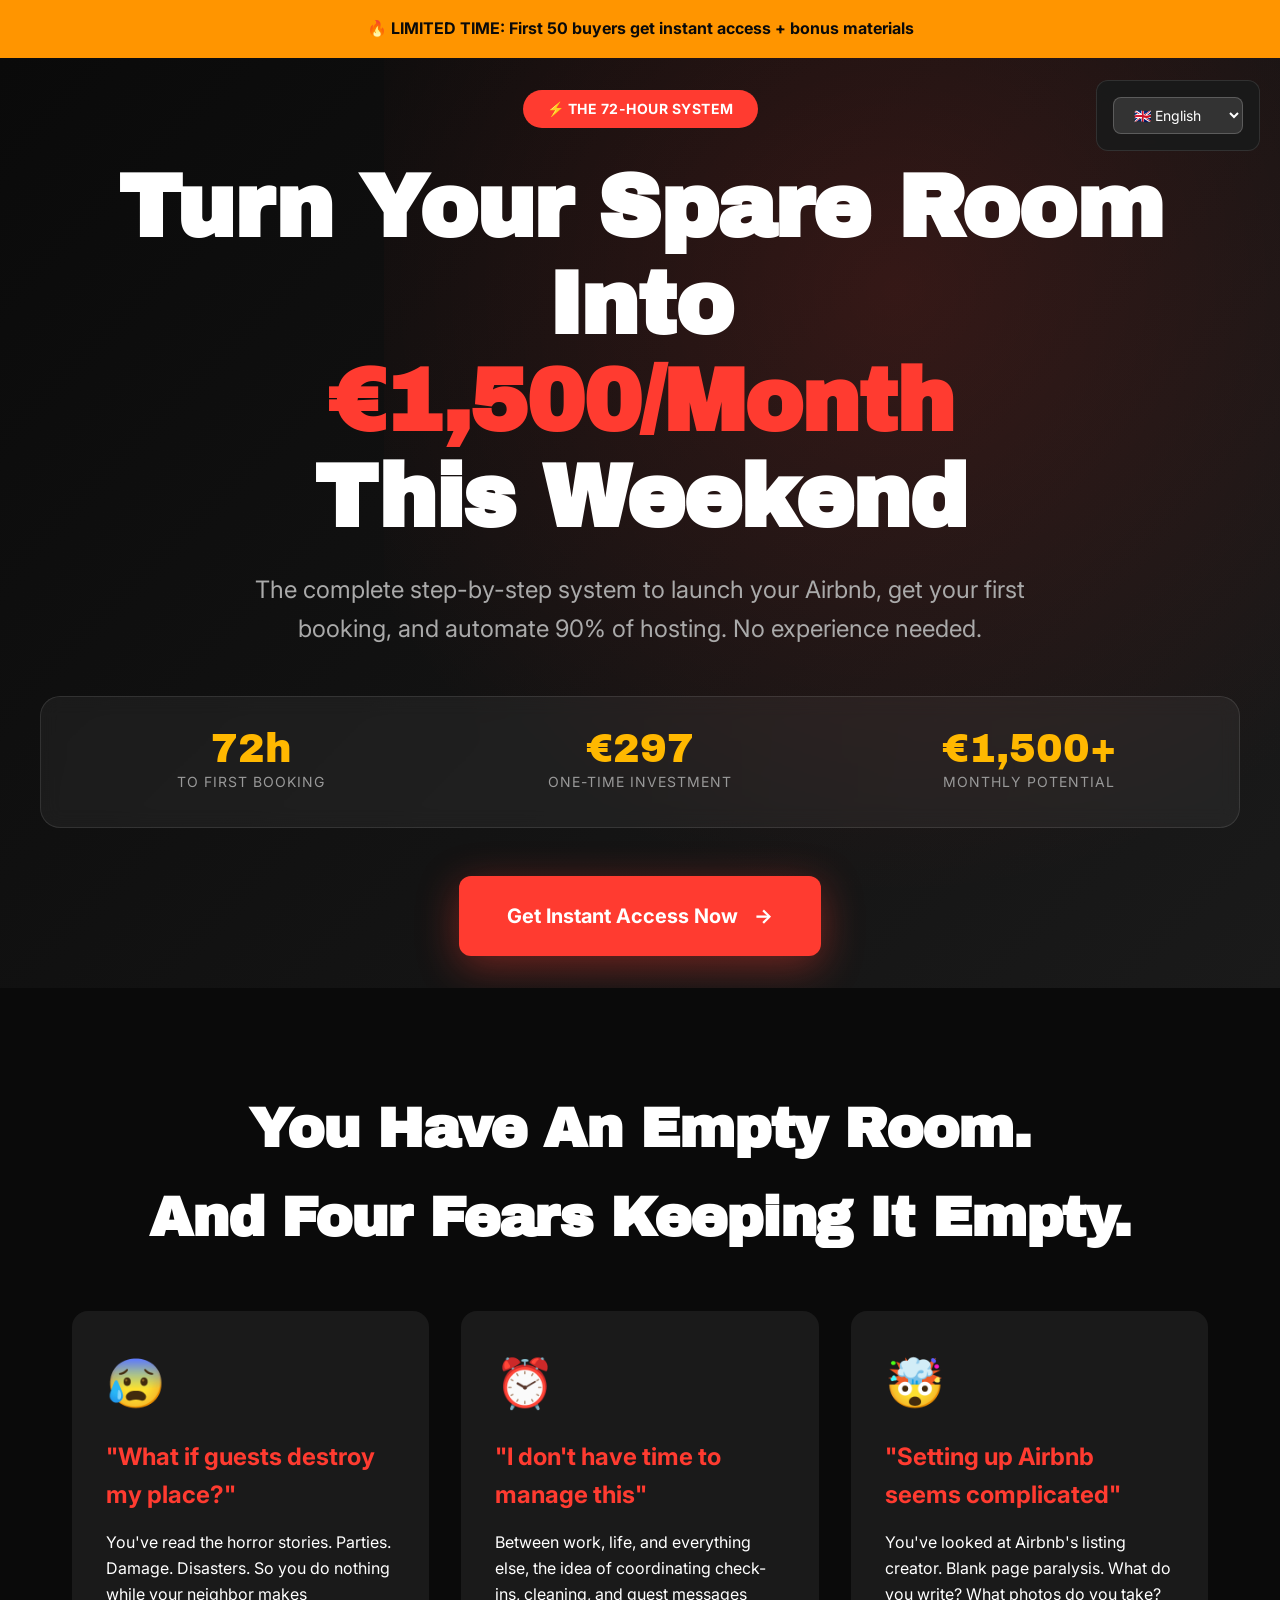
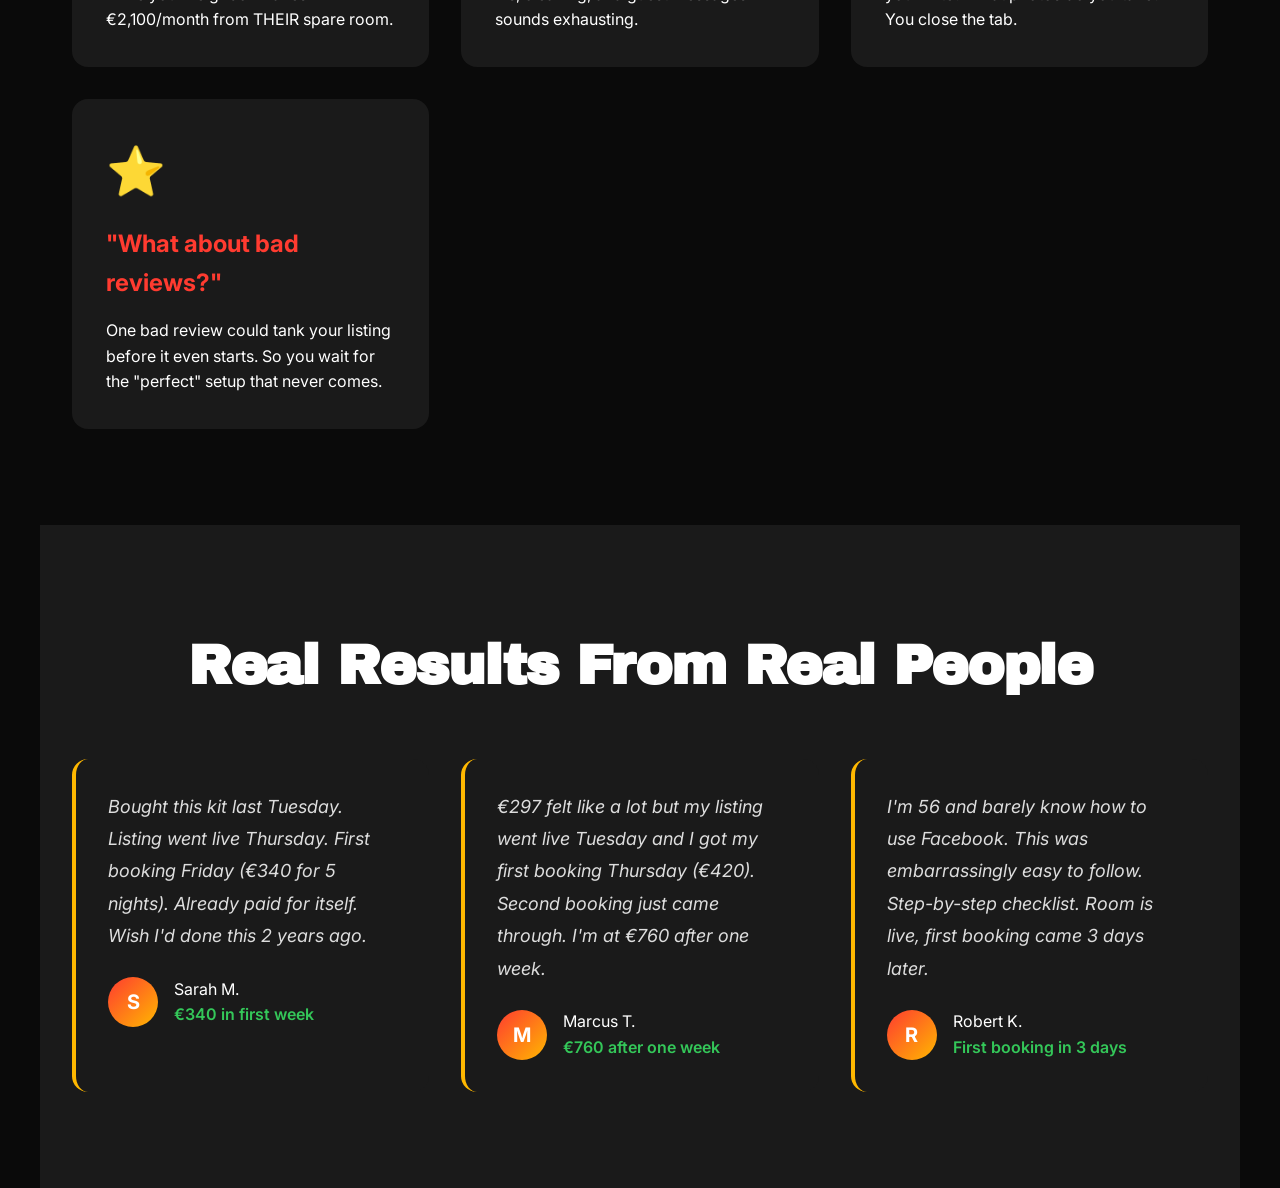
<file: index1.html>
<!-- 
To run the server 
//or python -m http.server 8080
// then open http://localhost:8080 in your browser 
 -->

<!DOCTYPE html> 
<html lang="en">
<head>
    <meta charset="UTF-8">
    <meta name="viewport" content="width=device-width, initial-scale=1.0">
    
    <!-- Dynamic Title & Meta based on language -->
    <title id="page-title">Turn Your Spare Room Into €1,500/Month in 72 Hours | Airbnb Activation System</title>
    <meta name="description" id="page-description" content="Complete step-by-step Airbnb hosting system. From empty room to first booking in 72 hours. Templates, checklists, automation. No experience needed. 30-day guarantee.">
    <meta name="keywords" content="airbnb hosting, passive income, spare room income, airbnb guide, hosting automation, extra income, side hustle, airbnb templates, hosting system">
    
    <!-- Open Graph / Facebook -->
    <meta property="og:type" content="website">
    <meta property="og:url" content="https://airbnb-activation.com/">
    <meta property="og:title" id="og-title" content="Turn Your Spare Room Into €1,500/Month in 72 Hours">
    <meta property="og:description" id="og-description" content="Complete Airbnb hosting system. Get your first booking in 72 hours.">
    <meta property="og:image" content="https://airbnb-activation.com/og-image.jpg">
    
    <!-- Twitter -->
    <meta property="twitter:card" content="summary_large_image">
    <meta property="twitter:url" content="https://airbnb-activation.com/">
    <meta property="twitter:title" id="twitter-title" content="Turn Your Spare Room Into €1,500/Month in 72 Hours">
    <meta property="twitter:description" id="twitter-description" content="Complete Airbnb hosting system. Get your first booking in 72 hours.">
    <meta property="twitter:image" content="https://airbnb-activation.com/twitter-image.jpg">
    
    <!-- Canonical & Alternate Languages -->
    <link rel="canonical" href="https://airbnb-activation.com/" id="canonical-link">
    <link rel="alternate" hreflang="en" href="https://airbnb-activation.com/en">
    <link rel="alternate" hreflang="ar" href="https://airbnb-activation.com/ar">
    <link rel="alternate" hreflang="ar-MA" href="https://airbnb-activation.com/ma">
    <link rel="alternate" hreflang="fr" href="https://airbnb-activation.com/fr">
    <link rel="alternate" hreflang="de" href="https://airbnb-activation.com/de">
    <link rel="alternate" hreflang="es" href="https://airbnb-activation.com/es">
    <link rel="alternate" hreflang="x-default" href="https://airbnb-activation.com/">
    
    <!-- Schema.org Markup for Rich Snippets -->
    <script type="application/ld+json">
    {
      "@context": "https://schema.org",
      "@type": "Product",
      "name": "72-Hour Airbnb Activation System",
      "description": "Complete Airbnb hosting system with templates, checklists, and automation guides",
      "image": "https://airbnb-activation.com/product-image.jpg",
      "brand": {
        "@type": "Brand",
        "name": "Airbnb Activation System"
      },
      "offers": {
        "@type": "Offer",
        "url": "https://airbnb-activation.com",
        "priceCurrency": "EUR",
        "price": "297",
        "priceValidUntil": "2025-12-31",
        "availability": "https://schema.org/InStock",
        "itemCondition": "https://schema.org/NewCondition"
      },
      "aggregateRating": {
        "@type": "AggregateRating",
        "ratingValue": "4.9",
        "reviewCount": "247"
      },
      "review": [
        {
          "@type": "Review",
          "author": {"@type": "Person", "name": "Sarah M."},
          "reviewRating": {"@type": "Rating", "ratingValue": "5"},
          "reviewBody": "Got my first booking in 3 days. Made €340. The templates saved me so much time."
        },
        {
          "@type": "Review",
          "author": {"@type": "Person", "name": "Marcus T."},
          "reviewRating": {"@type": "Rating", "ratingValue": "5"},
          "reviewBody": "€1,847 in first month. Wish I'd done this 2 years ago."
        }
      ]
    }
    </script>
    
    <!-- FAQ Schema -->
    <script type="application/ld+json">
    {
      "@context": "https://schema.org",
      "@type": "FAQPage",
      "mainEntity": [
        {
          "@type": "Question",
          "name": "How fast will I get my first Airbnb booking?",
          "acceptedAnswer": {
            "@type": "Answer",
            "text": "Most new hosts get their first booking within 1-7 days of publishing their listing. The system shows you how to optimize for fast bookings with pricing strategy and Instant Book settings."
          }
        },
        {
          "@type": "Question",
          "name": "Can I really make €1,500-3,000 per month from Airbnb?",
          "acceptedAnswer": {
            "@type": "Answer",
            "text": "Yes, if you're in a decent location. A private room at €50/night × 20 nights = €1,000/month. An entire 1BR at €80/night × 20 nights = €1,600/month. Check your city's Airbnb listings to see real prices."
          }
        },
        {
          "@type": "Question",
          "name": "What if I rent my place - can I still do Airbnb?",
          "acceptedAnswer": {
            "@type": "Answer",
            "text": "Yes! The kit includes a script for asking your landlord for permission. Many landlords will say yes, especially if you offer to split revenue."
          }
        }
      ]
    }
    </script>
    
    <link rel="preconnect" href="https://fonts.googleapis.com">
    <link rel="preconnect" href="https://fonts.gstatic.com" crossorigin>
    <link href="https://fonts.googleapis.com/css2?family=Archivo+Black&family=Inter:wght@400;500;600;700&family=Tajawal:wght@400;700&display=swap" rel="stylesheet">
    
    <style>
        :root {
            --primary: #FF3B30;
            --primary-dark: #D32F2F;
            --secondary: #FFB800;
            --dark: #0A0A0A;
            --dark-gray: #1A1A1A;
            --medium-gray: #333333;
            --light-gray: #666666;
            --white: #FFFFFF;
            --success: #34C759;
            --urgent: #FF9500;
        }
        
        * {
            margin: 0;
            padding: 0;
            box-sizing: border-box;
        }
        
        body {
            font-family: 'Inter', -apple-system, BlinkMacSystemFont, sans-serif;
            background: var(--dark);
            color: var(--white);
            line-height: 1.6;
            overflow-x: hidden;
        }
        
        /* RTL Support for Arabic */
        body[dir="rtl"] {
            font-family: 'Tajawal', 'Inter', sans-serif;
        }
        
        /* Language Switcher */
        .lang-switcher {
            position: fixed;
            top: 80px;
            right: 20px;
            z-index: 200;
            background: rgba(26,26,26,0.95);
            backdrop-filter: blur(10px);
            border-radius: 12px;
            padding: 1rem;
            border: 1px solid rgba(255,255,255,0.1);
        }
        
        body[dir="rtl"] .lang-switcher {
            right: auto;
            left: 20px;
        }
        
        .lang-switcher select {
            background: var(--medium-gray);
            color: var(--white);
            border: 1px solid rgba(255,255,255,0.2);
            padding: 0.5rem 1rem;
            border-radius: 8px;
            font-size: 0.875rem;
            cursor: pointer;
            font-family: inherit;
        }
        
        .hero {
            position: relative;
            min-height: 100vh;
            display: flex;
            align-items: center;
            justify-content: center;
            background: linear-gradient(135deg, #0A0A0A 0%, #1A1A1A 100%);
            overflow: hidden;
            padding: 2rem;
        }
        
        .hero::before {
            content: '';
            position: absolute;
            top: -50%;
            right: -10%;
            width: 80%;
            height: 150%;
            background: radial-gradient(circle, rgba(255,59,48,0.15) 0%, transparent 70%);
            animation: pulse 8s ease-in-out infinite;
        }
        
        body[dir="rtl"] .hero::before {
            right: auto;
            left: -10%;
        }
        
        @keyframes pulse {
            0%, 100% { transform: scale(1); opacity: 0.3; }
            50% { transform: scale(1.1); opacity: 0.5; }
        }
        
        .hero-content {
            position: relative;
            z-index: 2;
            max-width: 1200px;
            text-align: center;
        }
        
        .kicker {
            display: inline-block;
            background: var(--primary);
            color: var(--white);
            padding: 0.5rem 1.5rem;
            border-radius: 50px;
            font-size: 0.875rem;
            font-weight: 700;
            letter-spacing: 0.5px;
            text-transform: uppercase;
            margin-bottom: 2rem;
            animation: slideDown 0.6s ease-out;
        }
        
        @keyframes slideDown {
            from { opacity: 0; transform: translateY(-20px); }
            to { opacity: 1; transform: translateY(0); }
        }
        
        h1 {
            font-family: 'Archivo Black', sans-serif;
            font-size: clamp(2.5rem, 8vw, 5.5rem);
            line-height: 1.1;
            margin-bottom: 1.5rem;
            animation: slideUp 0.8s ease-out 0.2s both;
            letter-spacing: -0.02em;
        }
        
        body[dir="rtl"] h1 {
            font-family: 'Tajawal', sans-serif;
            font-weight: 700;
        }
        
        @keyframes slideUp {
            from { opacity: 0; transform: translateY(30px); }
            to { opacity: 1; transform: translateY(0); }
        }
        
        .highlight {
            color: var(--primary);
            position: relative;
            white-space: nowrap;
        }
        
        .hero-subtitle {
            font-size: clamp(1.125rem, 3vw, 1.5rem);
            color: #AAAAAA;
            margin-bottom: 3rem;
            max-width: 800px;
            margin-left: auto;
            margin-right: auto;
            animation: slideUp 0.8s ease-out 0.4s both;
        }
        
        .stats-bar {
            display: grid;
            grid-template-columns: repeat(auto-fit, minmax(200px, 1fr));
            gap: 2rem;
            margin: 3rem 0;
            padding: 2rem;
            background: rgba(255,255,255,0.05);
            border-radius: 20px;
            backdrop-filter: blur(10px);
            border: 1px solid rgba(255,255,255,0.1);
            animation: slideUp 0.8s ease-out 0.6s both;
        }
        
        .stat {
            text-align: center;
        }
        
        .stat-number {
            font-family: 'Archivo Black', sans-serif;
            font-size: 2.5rem;
            color: var(--secondary);
            display: block;
            line-height: 1;
        }
        
        body[dir="rtl"] .stat-number {
            font-family: 'Tajawal', sans-serif;
            font-weight: 700;
        }
        
        .stat-label {
            font-size: 0.875rem;
            color: #999;
            margin-top: 0.5rem;
            text-transform: uppercase;
            letter-spacing: 1px;
        }
        
        .cta-primary {
            display: inline-flex;
            align-items: center;
            gap: 1rem;
            background: var(--primary);
            color: var(--white);
            padding: 1.5rem 3rem;
            font-size: 1.25rem;
            font-weight: 700;
            border: none;
            border-radius: 12px;
            cursor: pointer;
            transition: all 0.3s ease;
            text-decoration: none;
            position: relative;
            overflow: hidden;
            animation: slideUp 0.8s ease-out 0.8s both;
            box-shadow: 0 10px 40px rgba(255,59,48,0.4);
        }
        
        .cta-primary::before {
            content: '';
            position: absolute;
            top: 0;
            left: -100%;
            width: 100%;
            height: 100%;
            background: linear-gradient(90deg, transparent, rgba(255,255,255,0.2), transparent);
            transition: left 0.5s ease;
        }
        
        .cta-primary:hover::before {
            left: 100%;
        }
        
        .cta-primary:hover {
            transform: translateY(-2px);
            box-shadow: 0 15px 50px rgba(255,59,48,0.5);
        }
        
        .urgency-banner {
            background: var(--urgent);
            color: var(--dark);
            padding: 1rem 2rem;
            text-align: center;
            font-weight: 700;
            position: sticky;
            top: 0;
            z-index: 100;
            animation: slideDown 0.6s ease-out 1.2s both;
        }
        
        .section {
            padding: 6rem 2rem;
            max-width: 1200px;
            margin: 0 auto;
        }
        
        .section-title {
            font-family: 'Archivo Black', sans-serif;
            font-size: clamp(2rem, 5vw, 3.5rem);
            margin-bottom: 3rem;
            text-align: center;
            letter-spacing: -0.02em;
        }
        
        body[dir="rtl"] .section-title {
            font-family: 'Tajawal', sans-serif;
            font-weight: 700;
        }
        
        .problem-grid {
            display: grid;
            grid-template-columns: repeat(auto-fit, minmax(300px, 1fr));
            gap: 2rem;
            margin-top: 3rem;
        }
        
        .problem-card {
            background: var(--dark-gray);
            padding: 2rem;
            border-radius: 16px;
            border: 2px solid transparent;
            transition: all 0.3s ease;
        }
        
        .problem-card:hover {
            border-color: var(--primary);
            transform: translateY(-5px);
        }
        
        .problem-card .icon {
            font-size: 3rem;
            margin-bottom: 1rem;
        }
        
        .problem-card h3 {
            font-size: 1.5rem;
            margin-bottom: 1rem;
            color: var(--primary);
        }
        
        /* Testimonials */
        .testimonial-grid {
            display: grid;
            grid-template-columns: repeat(auto-fit, minmax(350px, 1fr));
            gap: 2rem;
            margin-top: 3rem;
        }
        
        .testimonial {
            background: var(--dark-gray);
            padding: 2rem;
            border-radius: 16px;
            border-left: 4px solid var(--secondary);
        }
        
        body[dir="rtl"] .testimonial {
            border-left: none;
            border-right: 4px solid var(--secondary);
        }
        
        .testimonial-text {
            font-size: 1.125rem;
            line-height: 1.8;
            margin-bottom: 1.5rem;
            font-style: italic;
            color: #DDD;
        }
        
        .testimonial-author {
            display: flex;
            align-items: center;
            gap: 1rem;
        }
        
        .author-avatar {
            width: 50px;
            height: 50px;
            border-radius: 50%;
            background: linear-gradient(135deg, var(--primary), var(--secondary));
            display: flex;
            align-items: center;
            justify-content: center;
            font-weight: 700;
            font-size: 1.25rem;
        }
        
        .hidden {
            display: none;
        }
        
        @media (max-width: 768px) {
            .stats-bar {
                grid-template-columns: 1fr;
                gap: 1rem;
            }
            
            .problem-grid,
            .testimonial-grid {
                grid-template-columns: 1fr;
            }
            
            .lang-switcher {
                top: 60px;
                right: 10px;
                padding: 0.5rem;
            }
        }
    </style>
</head>
<body>
    <!-- Language Switcher -->
    <div class="lang-switcher">
        <select id="language-selector" onchange="switchLanguage(this.value)">
            <option value="en">🇬🇧 English</option>
            <option value="ar">🇸🇦 العربية</option>
            <option value="ma">🇲🇦 الدارجة</option>
            <option value="fr">🇫🇷 Français</option>
            <option value="de">🇩🇪 Deutsch</option>
            <option value="es">🇪🇸 Español</option>
        </select>
    </div>

    <!-- Urgency Banner -->
    <div class="urgency-banner" id="urgency-banner">
        <span class="banner-text"></span>
    </div>

    <!-- Hero Section -->
    <section class="hero">
        <div class="hero-content">
            <div class="kicker kicker-text"></div>
            <h1 class="hero-headline"></h1>
            <p class="hero-subtitle subtitle-text"></p>
            
            <div class="stats-bar">
                <div class="stat">
                    <span class="stat-number">72h</span>
                    <span class="stat-label stat-label-1"></span>
                </div>
                <div class="stat">
                    <span class="stat-number">€297</span>
                    <span class="stat-label stat-label-2"></span>
                </div>
                <div class="stat">
                    <span class="stat-number">€1,500+</span>
                    <span class="stat-label stat-label-3"></span>
                </div>
            </div>
            
            <a href="#pricing" class="cta-primary">
                <span class="cta-text"></span> →
            </a>
        </div>
    </section>

    <!-- Problem Section -->
    <section class="section">
        <h2 class="section-title section-title-1"></h2>
        
        <div class="problem-grid">
            <div class="problem-card">
                <div class="icon">😰</div>
                <h3 class="problem-title-1"></h3>
                <p class="problem-desc-1"></p>
            </div>
            
            <div class="problem-card">
                <div class="icon">⏰</div>
                <h3 class="problem-title-2"></h3>
                <p class="problem-desc-2"></p>
            </div>
            
            <div class="problem-card">
                <div class="icon">🤯</div>
                <h3 class="problem-title-3"></h3>
                <p class="problem-desc-3"></p>
            </div>
            
            <div class="problem-card">
                <div class="icon">⭐</div>
                <h3 class="problem-title-4"></h3>
                <p class="problem-desc-4"></p>
            </div>
        </div>
    </section>

    <!-- Testimonials -->
    <section class="section" style="background: var(--dark-gray);">
        <h2 class="section-title testimonials-title"></h2>
        
        <div class="testimonial-grid">
            <div class="testimonial">
                <div class="testimonial-text testimonial-1"></div>
                <div class="testimonial-author">
                    <div class="author-avatar">S</div>
                    <div>
                        <div class="author-name">Sarah M.</div>
                        <div style="color: var(--success); font-weight: 600;" class="testimonial-result-1"></div>
                    </div>
                </div>
            </div>
            
            <div class="testimonial">
                <div class="testimonial-text testimonial-2"></div>
                <div class="testimonial-author">
                    <div class="author-avatar">M</div>
                    <div>
                        <div class="author-name">Marcus T.</div>
                        <div style="color: var(--success); font-weight: 600;" class="testimonial-result-2"></div>
                    </div>
                </div>
            </div>
            
            <div class="testimonial">
                <div class="testimonial-text testimonial-3"></div>
                <div class="testimonial-author">
                    <div class="author-avatar">R</div>
                    <div>
                        <div class="author-name">Robert K.</div>
                        <div style="color: var(--success); font-weight: 600;" class="testimonial-result-3"></div>
                    </div>
                </div>
            </div>
        </div>
    </section>

    <script>
        // Multilingual Content Database
        const translations = {
            en: {
                dir: 'ltr',
                pageTitle: 'Turn Your Spare Room Into €1,500/Month in 72 Hours | Airbnb System',
                metaDescription: 'Complete Airbnb hosting system. From empty room to first booking in 72 hours. Templates, checklists, automation. 30-day guarantee.',
                bannerText: '🔥 LIMITED TIME: First 50 buyers get instant access + bonus materials',
                kicker: '⚡ The 72-Hour System',
                headline: 'Turn Your Spare Room Into<br><span class="highlight">€1,500/Month</span><br>This Weekend',
                subtitle: 'The complete step-by-step system to launch your Airbnb, get your first booking, and automate 90% of hosting. No experience needed.',
                statLabel1: 'To First Booking',
                statLabel2: 'One-Time Investment',
                statLabel3: 'Monthly Potential',
                ctaText: 'Get Instant Access Now',
                sectionTitle1: 'You Have An Empty Room.<br>And Four Fears Keeping It Empty.',
                problemTitle1: '"What if guests destroy my place?"',
                problemDesc1: 'You\'ve read the horror stories. Parties. Damage. Disasters. So you do nothing while your neighbor makes €2,100/month from THEIR spare room.',
                problemTitle2: '"I don\'t have time to manage this"',
                problemDesc2: 'Between work, life, and everything else, the idea of coordinating check-ins, cleaning, and guest messages sounds exhausting.',
                problemTitle3: '"Setting up Airbnb seems complicated"',
                problemDesc3: 'You\'ve looked at Airbnb\'s listing creator. Blank page paralysis. What do you write? What photos do you take? You close the tab.',
                problemTitle4: '"What about bad reviews?"',
                problemDesc4: 'One bad review could tank your listing before it even starts. So you wait for the "perfect" setup that never comes.',
                testimonialsTitle: 'Real Results From Real People',
                testimonial1: 'Bought this kit last Tuesday. Listing went live Thursday. First booking Friday (€340 for 5 nights). Already paid for itself. Wish I\'d done this 2 years ago.',
                testimonialResult1: '€340 in first week',
                testimonial2: '€297 felt like a lot but my listing went live Tuesday and I got my first booking Thursday (€420). Second booking just came through. I\'m at €760 after one week.',
                testimonialResult2: '€760 after one week',
                testimonial3: 'I\'m 56 and barely know how to use Facebook. This was embarrassingly easy to follow. Step-by-step checklist. Room is live, first booking came 3 days later.',
                testimonialResult3: 'First booking in 3 days'
            },
            ar: {
                dir: 'rtl',
                pageTitle: 'حوّل غرفتك الفارغة إلى €1,500 شهرياً في 72 ساعة | نظام Airbnb',
                metaDescription: 'نظام استضافة Airbnb الكامل. من غرفة فارغة إلى أول حجز في 72 ساعة. قوالب، قوائم مرجعية، أتمتة. ضمان 30 يوماً.',
                bannerText: '🔥 عرض محدود: أول 50 مشتري يحصلون على وصول فوري + مواد إضافية',
                kicker: '⚡ نظام الـ 72 ساعة',
                headline: 'حوّل غرفتك الفارغة إلى<br><span class="highlight">€1,500 شهرياً</span><br>هذا الأسبوع',
                subtitle: 'النظام الكامل خطوة بخطوة لإطلاق Airbnb الخاص بك، والحصول على أول حجز، وأتمتة 90٪ من الاستضافة. لا حاجة لخبرة سابقة.',
                statLabel1: 'حتى أول حجز',
                statLabel2: 'استثمار لمرة واحدة',
                statLabel3: 'إمكانية شهرية',
                ctaText: 'احصل على وصول فوري الآن',
                sectionTitle1: 'لديك غرفة فارغة.<br>وأربعة مخاوف تبقيها فارغة.',
                problemTitle1: '"ماذا لو دمر الضيوف منزلي؟"',
                problemDesc1: 'قرأت قصص الرعب. الحفلات. الأضرار. الكوارث. لذلك لا تفعل شيئاً بينما جارك يكسب €2,100 شهرياً من غرفته الاحتياطية.',
                problemTitle2: '"ليس لدي وقت لإدارة هذا"',
                problemDesc2: 'بين العمل والحياة وكل شيء آخر، فكرة تنسيق تسجيلات الوصول والتنظيف ورسائل الضيوف تبدو مرهقة.',
                problemTitle3: '"إعداد Airbnb يبدو معقداً"',
                problemDesc3: 'نظرت إلى منشئ القوائم في Airbnb. شلل الصفحة الفارغة. ماذا تكتب؟ ما الصور التي تلتقطها؟ تغلق التبويب.',
                problemTitle4: '"ماذا عن المراجعات السيئة؟"',
                problemDesc4: 'مراجعة سيئة واحدة يمكن أن تدمر قائمتك قبل أن تبدأ. لذا تنتظر الإعداد "المثالي" الذي لن يأتي أبداً.',
                testimonialsTitle: 'نتائج حقيقية من أشخاص حقيقيين',
                testimonial1: 'اشتريت هذا النظام يوم الثلاثاء الماضي. أصبح الإعلان مباشراً يوم الخميس. أول حجز يوم الجمعة (€340 لمدة 5 ليالٍ). استرد ثمنه بالفعل. أتمنى لو فعلت هذا قبل عامين.',
                testimonialResult1: '€340 في الأسبوع الأول',
                testimonial2: '€297 بدت كثيرة ولكن قائمتي أصبحت مباشرة يوم الثلاثاء وحصلت على أول حجز يوم الخميس (€420). الحجز الثاني وصل للتو. أنا عند €760 بعد أسبوع واحد.',
                testimonialResult2: '€760 بعد أسبوع واحد',
                testimonial3: 'عمري 56 وبالكاد أعرف كيفية استخدام فيسبوك. كان هذا سهلاً بشكل محرج. قائمة مرجعية خطوة بخطوة. الغرفة مباشرة، أول حجز جاء بعد 3 أيام.',
                testimonialResult3: 'أول حجز في 3 أيام'
            },
            ma: {
                dir: 'rtl',
                pageTitle: 'حول بيتك لفلوس: €1,500 كل شهر في 72 ساعة | نظام Airbnb',
                metaDescription: 'النظام الكامل ديال Airbnb. من بيت خاوي لأول حجز في 72 ساعة. قوالب، قوائم، أتمتة. ضمان 30 يوم.',
                bannerText: '🔥 عرض محدود: أول 50 واحد كيشري كيحصلو على الوصول الفوري + مواد زيادة',
                kicker: '⚡ نظام 72 ساعة',
                headline: 'حول بيتك الخاوي ل<br><span class="highlight">€1,500 كل شهر</span><br>هاد الأسبوع',
                subtitle: 'النظام الكامل خطوة بخطوة باش تلانسي Airbnb ديالك، تجيب أول حجز، و تأتمت 90٪ من الاستضافة. ماكاينش حاجة للخبرة.',
                statLabel1: 'حتى أول حجز',
                statLabel2: 'استثمار واحد',
                statLabel3: 'إمكانية شهرية',
                ctaText: 'جيب الوصول الفوري دابا',
                sectionTitle1: 'عندك بيت خاوي.<br>و أربع أشياء كيخليوه خاوي.',
                problemTitle1: '"واش الضيوف غادي يخربو ليا الدار؟"',
                problemDesc1: 'قريتي القصص المخيفة. الحفلات. الخسارة. الكوارث. فماكتدير والو وجارك كيجيب €2,100 كل شهر من بيتو الزايد.',
                problemTitle2: '"ماعنديش الوقت باش ندير هادشي"',
                problemDesc2: 'بين الخدمة والحياة وكلشي، فكرة التنسيق ديال الوصول والتنضيف والرسايل كتبان متعبة.',
                problemTitle3: '"Airbnb كيبان معقد"',
                problemDesc3: 'شفتي منشئ القوائم ديال Airbnb. شلل الصفحة الخاوية. شنو تكتب؟ شنو الصور اللي تصور؟ كتسد التبويب.',
                problemTitle4: '"واش المراجعات السيئة؟"',
                problemDesc4: 'مراجعة سيئة واحدة تقدر تخرب القائمة ديالك قبل ما تبدا. فكتبقى كتسنى الإعداد "المثالي" اللي ماغاديش يجي.',
                testimonialsTitle: 'نتائج حقيقية من ناس حقيقيين',
                testimonial1: 'شريت هاد النظام نهار الثلاثاء. الإعلان ولى مباشر نهار الخميس. أول حجز نهار الجمعة (€340 لمدة 5 ليالي). رد الثمن ديالو. كنتمنى درت هادشي قبل عامين.',
                testimonialResult1: '€340 في الأسبوع الأول',
                testimonial2: '€297 كانت كتبان بزاف ولكن القائمة ديالي ولات مباشرة نهار الثلاثاء وجبت أول حجز نهار الخميس (€420). الحجز الثاني جا دابا. أنا عند €760 بعد أسبوع واحد.',
                testimonialResult2: '€760 بعد أسبوع',
                testimonial3: 'عندي 56 عام وبالكاد كنعرف كيفاش نستعمل فيسبوك. كان هادشي سهل بزاف. قائمة خطوة بخطوة. البيت مباشر، أول حجز جا بعد 3 أيام.',
                testimonialResult3: 'أول حجز في 3 أيام'
            },
            fr: {
                dir: 'ltr',
                pageTitle: 'Transformez Votre Chambre en €1,500/Mois en 72 Heures | Système Airbnb',
                metaDescription: 'Système complet d\'hébergement Airbnb. De chambre vide à première réservation en 72 heures. Modèles, listes, automation. Garantie 30 jours.',
                bannerText: '🔥 OFFRE LIMITÉE: Les 50 premiers acheteurs obtiennent un accès instantané + matériaux bonus',
                kicker: '⚡ Le Système de 72 Heures',
                headline: 'Transformez Votre Chambre Libre en<br><span class="highlight">€1,500/Mois</span><br>Ce Weekend',
                subtitle: 'Le système complet étape par étape pour lancer votre Airbnb, obtenir votre première réservation et automatiser 90% de l\'hébergement. Aucune expérience requise.',
                statLabel1: 'Jusqu\'à Première Réservation',
                statLabel2: 'Investissement Unique',
                statLabel3: 'Potentiel Mensuel',
                ctaText: 'Obtenir L\'Accès Instantané',
                sectionTitle1: 'Vous Avez Une Chambre Vide.<br>Et Quatre Peurs Qui La Gardent Vide.',
                problemTitle1: '"Et si les invités détruisent ma maison?"',
                problemDesc1: 'Vous avez lu les histoires d\'horreur. Fêtes. Dégâts. Désastres. Alors vous ne faites rien pendant que votre voisin gagne €2,100/mois avec SA chambre libre.',
                problemTitle2: '"Je n\'ai pas le temps de gérer ça"',
                problemDesc2: 'Entre le travail, la vie et tout le reste, l\'idée de coordonner les arrivées, le ménage et les messages des invités semble épuisante.',
                problemTitle3: '"Configurer Airbnb semble compliqué"',
                problemDesc3: 'Vous avez regardé le créateur d\'annonces d\'Airbnb. Paralysie de la page blanche. Que écrire? Quelles photos prendre? Vous fermez l\'onglet.',
                problemTitle4: '"Et les mauvais avis?"',
                problemDesc4: 'Un mauvais avis pourrait couler votre annonce avant même qu\'elle ne commence. Alors vous attendez la configuration "parfaite" qui ne vient jamais.',
                testimonialsTitle: 'Résultats Réels de Vraies Personnes',
                testimonial1: 'J\'ai acheté ce kit mardi dernier. L\'annonce est passée en direct jeudi. Première réservation vendredi (€340 pour 5 nuits). Déjà rentabilisé. J\'aurais aimé faire ça il y a 2 ans.',
                testimonialResult1: '€340 la première semaine',
                testimonial2: '€297 semblait beaucoup mais mon annonce est passée en direct mardi et j\'ai eu ma première réservation jeudi (€420). Deuxième réservation vient d\'arriver. Je suis à €760 après une semaine.',
                testimonialResult2: '€760 après une semaine',
                testimonial3: 'J\'ai 56 ans et je sais à peine utiliser Facebook. C\'était embarrassant de facilité. Liste étape par étape. Chambre en ligne, première réservation 3 jours plus tard.',
                testimonialResult3: 'Première réservation en 3 jours'
            },
            de: {
                dir: 'ltr',
                pageTitle: 'Verwandeln Sie Ihr Gästezimmer in €1.500/Monat in 72 Stunden | Airbnb System',
                metaDescription: 'Komplettes Airbnb-Hosting-System. Vom leeren Zimmer zur ersten Buchung in 72 Stunden. Vorlagen, Checklisten, Automatisierung. 30 Tage Garantie.',
                bannerText: '🔥 ZEITLICH BEGRENZT: Die ersten 50 Käufer erhalten sofortigen Zugang + Bonusmaterialien',
                kicker: '⚡ Das 72-Stunden-System',
                headline: 'Verwandeln Sie Ihr Gästezimmer in<br><span class="highlight">€1.500/Monat</span><br>Dieses Wochenende',
                subtitle: 'Das komplette Schritt-für-Schritt-System, um Ihr Airbnb zu starten, Ihre erste Buchung zu erhalten und 90% des Hostings zu automatisieren. Keine Erfahrung erforderlich.',
                statLabel1: 'Bis Zur Ersten Buchung',
                statLabel2: 'Einmalige Investition',
                statLabel3: 'Monatliches Potenzial',
                ctaText: 'Sofortigen Zugang Erhalten',
                sectionTitle1: 'Sie Haben Ein Leeres Zimmer.<br>Und Vier Ängste, Die Es Leer Halten.',
                problemTitle1: '"Was ist, wenn Gäste mein Haus zerstören?"',
                problemDesc1: 'Sie haben die Horrorgeschichten gelesen. Partys. Schäden. Katastrophen. Also tun Sie nichts, während Ihr Nachbar €2.100/Monat mit SEINEM Gästezimmer verdient.',
                problemTitle2: '"Ich habe keine Zeit, das zu verwalten"',
                problemDesc2: 'Zwischen Arbeit, Leben und allem anderen klingt die Idee, Check-ins, Reinigung und Gästenachrichten zu koordinieren, erschöpfend.',
                problemTitle3: '"Airbnb einrichten scheint kompliziert"',
                problemDesc3: 'Sie haben sich den Airbnb-Inseratersteller angesehen. Lähmung der leeren Seite. Was schreiben? Welche Fotos machen? Sie schließen den Tab.',
                problemTitle4: '"Was ist mit schlechten Bewertungen?"',
                problemDesc4: 'Eine schlechte Bewertung könnte Ihr Inserat versenken, bevor es überhaupt beginnt. Also warten Sie auf das "perfekte" Setup, das nie kommt.',
                testimonialsTitle: 'Echte Ergebnisse Von Echten Menschen',
                testimonial1: 'Habe dieses Kit letzten Dienstag gekauft. Inserat ging Donnerstag live. Erste Buchung Freitag (€340 für 5 Nächte). Hat sich bereits amortisiert. Wünschte, ich hätte das vor 2 Jahren gemacht.',
                testimonialResult1: '€340 in erster Woche',
                testimonial2: '€297 fühlten sich viel an, aber mein Inserat ging Dienstag live und ich bekam meine erste Buchung Donnerstag (€420). Zweite Buchung kam gerade rein. Ich bin bei €760 nach einer Woche.',
                testimonialResult2: '€760 nach einer Woche',
                testimonial3: 'Ich bin 56 und weiß kaum, wie man Facebook benutzt. Das war peinlich einfach. Schritt-für-Schritt-Checkliste. Zimmer ist live, erste Buchung kam 3 Tage später.',
                testimonialResult3: 'Erste Buchung in 3 Tagen'
            },
            es: {
                dir: 'ltr',
                pageTitle: 'Convierte Tu Habitación Libre en €1.500/Mes en 72 Horas | Sistema Airbnb',
                metaDescription: 'Sistema completo de alojamiento Airbnb. De habitación vacía a primera reserva en 72 horas. Plantillas, listas, automatización. Garantía de 30 días.',
                bannerText: '🔥 OFERTA LIMITADA: Los primeros 50 compradores obtienen acceso instantáneo + materiales extra',
                kicker: '⚡ El Sistema de 72 Horas',
                headline: 'Convierte Tu Habitación Libre en<br><span class="highlight">€1.500/Mes</span><br>Este Fin de Semana',
                subtitle: 'El sistema completo paso a paso para lanzar tu Airbnb, obtener tu primera reserva y automatizar el 90% del alojamiento. No se requiere experiencia.',
                statLabel1: 'Hasta Primera Reserva',
                statLabel2: 'Inversión Única',
                statLabel3: 'Potencial Mensual',
                ctaText: 'Obtener Acceso Instantáneo',
                sectionTitle1: 'Tienes Una Habitación Vacía.<br>Y Cuatro Miedos Que La Mantienen Vacía.',
                problemTitle1: '"¿Y si los huéspedes destruyen mi casa?"',
                problemDesc1: 'Has leído las historias de terror. Fiestas. Daños. Desastres. Así que no haces nada mientras tu vecino gana €2.100/mes con SU habitación libre.',
                problemTitle2: '"No tengo tiempo para gestionar esto"',
                problemDesc2: 'Entre el trabajo, la vida y todo lo demás, la idea de coordinar registros, limpieza y mensajes de huéspedes suena agotadora.',
                problemTitle3: '"Configurar Airbnb parece complicado"',
                problemDesc3: 'Has mirado el creador de anuncios de Airbnb. Parálisis de página en blanco. ¿Qué escribir? ¿Qué fotos tomar? Cierras la pestaña.',
                problemTitle4: '"¿Qué pasa con las malas reseñas?"',
                problemDesc4: 'Una mala reseña podría hundir tu anuncio antes de que comience. Así que esperas la configuración "perfecta" que nunca llega.',
                testimonialsTitle: 'Resultados Reales de Personas Reales',
                testimonial1: 'Compré este kit el martes pasado. El anuncio se publicó el jueves. Primera reserva el viernes (€340 por 5 noches). Ya se pagó solo. Ojalá hubiera hecho esto hace 2 años.',
                testimonialResult1: '€340 en primera semana',
                testimonial2: '€297 parecía mucho pero mi anuncio se publicó el martes y obtuve mi primera reserva el jueves (€420). La segunda reserva acaba de llegar. Estoy en €760 después de una semana.',
                testimonialResult2: '€760 después de una semana',
                testimonial3: 'Tengo 56 años y apenas sé usar Facebook. Esto fue vergonzosamente fácil. Lista paso a paso. Habitación publicada, primera reserva 3 días después.',
                testimonialResult3: 'Primera reserva en 3 días'
            }
        };

        // Detect user language from browser
        function detectLanguage() {
            const browserLang = navigator.language || navigator.userLanguage;
            const langCode = browserLang.split('-')[0];
            
            // Special handling for Moroccan Arabic
            if (browserLang === 'ar-MA') return 'ma';
            
            // Return detected language if available, otherwise default to English
            return translations[langCode] ? langCode : 'en';
        }

        // Switch language function
        function switchLanguage(lang) {
            const content = translations[lang];
            if (!content) return;
            
            // Update HTML dir attribute
            document.body.setAttribute('dir', content.dir);
            document.documentElement.setAttribute('lang', lang);
            
            // Update meta tags
            document.getElementById('page-title').textContent = content.pageTitle;
            document.getElementById('page-description').setAttribute('content', content.metaDescription);
            document.getElementById('og-title').setAttribute('content', content.pageTitle);
            document.getElementById('og-description').setAttribute('content', content.metaDescription);
            document.getElementById('twitter-title').setAttribute('content', content.pageTitle);
            document.getElementById('twitter-description').setAttribute('content', content.metaDescription);
            
            // Update banner
            document.querySelector('.banner-text').textContent = content.bannerText;
            
            // Update hero
            document.querySelector('.kicker-text').textContent = content.kicker;
            document.querySelector('.hero-headline').innerHTML = content.headline;
            document.querySelector('.subtitle-text').textContent = content.subtitle;
            
            // Update stats
            document.querySelector('.stat-label-1').textContent = content.statLabel1;
            document.querySelector('.stat-label-2').textContent = content.statLabel2;
            document.querySelector('.stat-label-3').textContent = content.statLabel3;
            
            // Update CTA
            document.querySelector('.cta-text').textContent = content.ctaText;
            
            // Update problem section
            document.querySelector('.section-title-1').innerHTML = content.sectionTitle1;
            document.querySelector('.problem-title-1').textContent = content.problemTitle1;
            document.querySelector('.problem-desc-1').textContent = content.problemDesc1;
            document.querySelector('.problem-title-2').textContent = content.problemTitle2;
            document.querySelector('.problem-desc-2').textContent = content.problemDesc2;
            document.querySelector('.problem-title-3').textContent = content.problemTitle3;
            document.querySelector('.problem-desc-3').textContent = content.problemDesc3;
            document.querySelector('.problem-title-4').textContent = content.problemTitle4;
            document.querySelector('.problem-desc-4').textContent = content.problemDesc4;
            
            // Update testimonials
            document.querySelector('.testimonials-title').textContent = content.testimonialsTitle;
            document.querySelector('.testimonial-1').textContent = content.testimonial1;
            document.querySelector('.testimonial-result-1').textContent = content.testimonialResult1;
            document.querySelector('.testimonial-2').textContent = content.testimonial2;
            document.querySelector('.testimonial-result-2').textContent = content.testimonialResult2;
            document.querySelector('.testimonial-3').textContent = content.testimonial3;
            document.querySelector('.testimonial-result-3').textContent = content.testimonialResult3;
            
            // Update language selector
            document.getElementById('language-selector').value = lang;
            
            // Store preference
            localStorage.setItem('preferredLanguage', lang);
        }

        // Initialize on page load
        window.addEventListener('DOMContentLoaded', function() {
            const savedLang = localStorage.getItem('preferredLanguage');
            const lang = savedLang || detectLanguage();
            switchLanguage(lang);
        });
    </script>
</body>
</html>
</file>
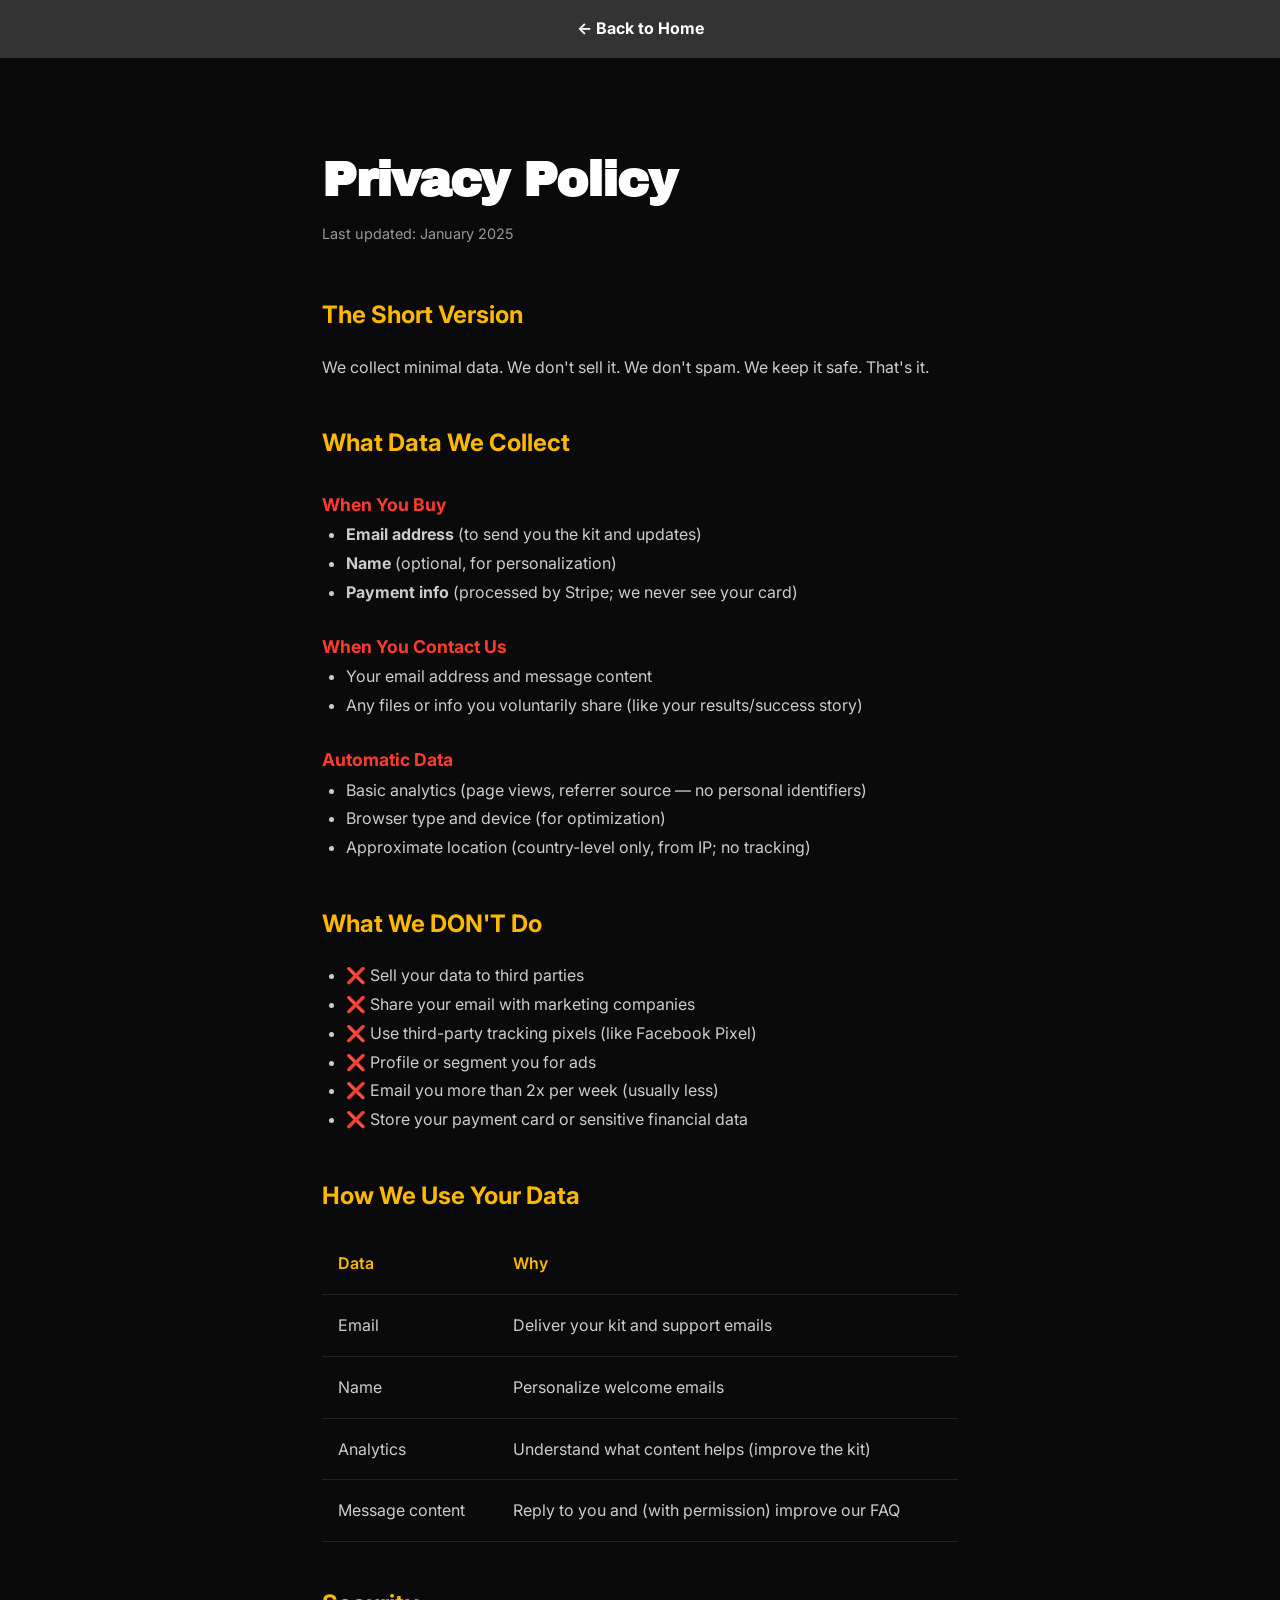
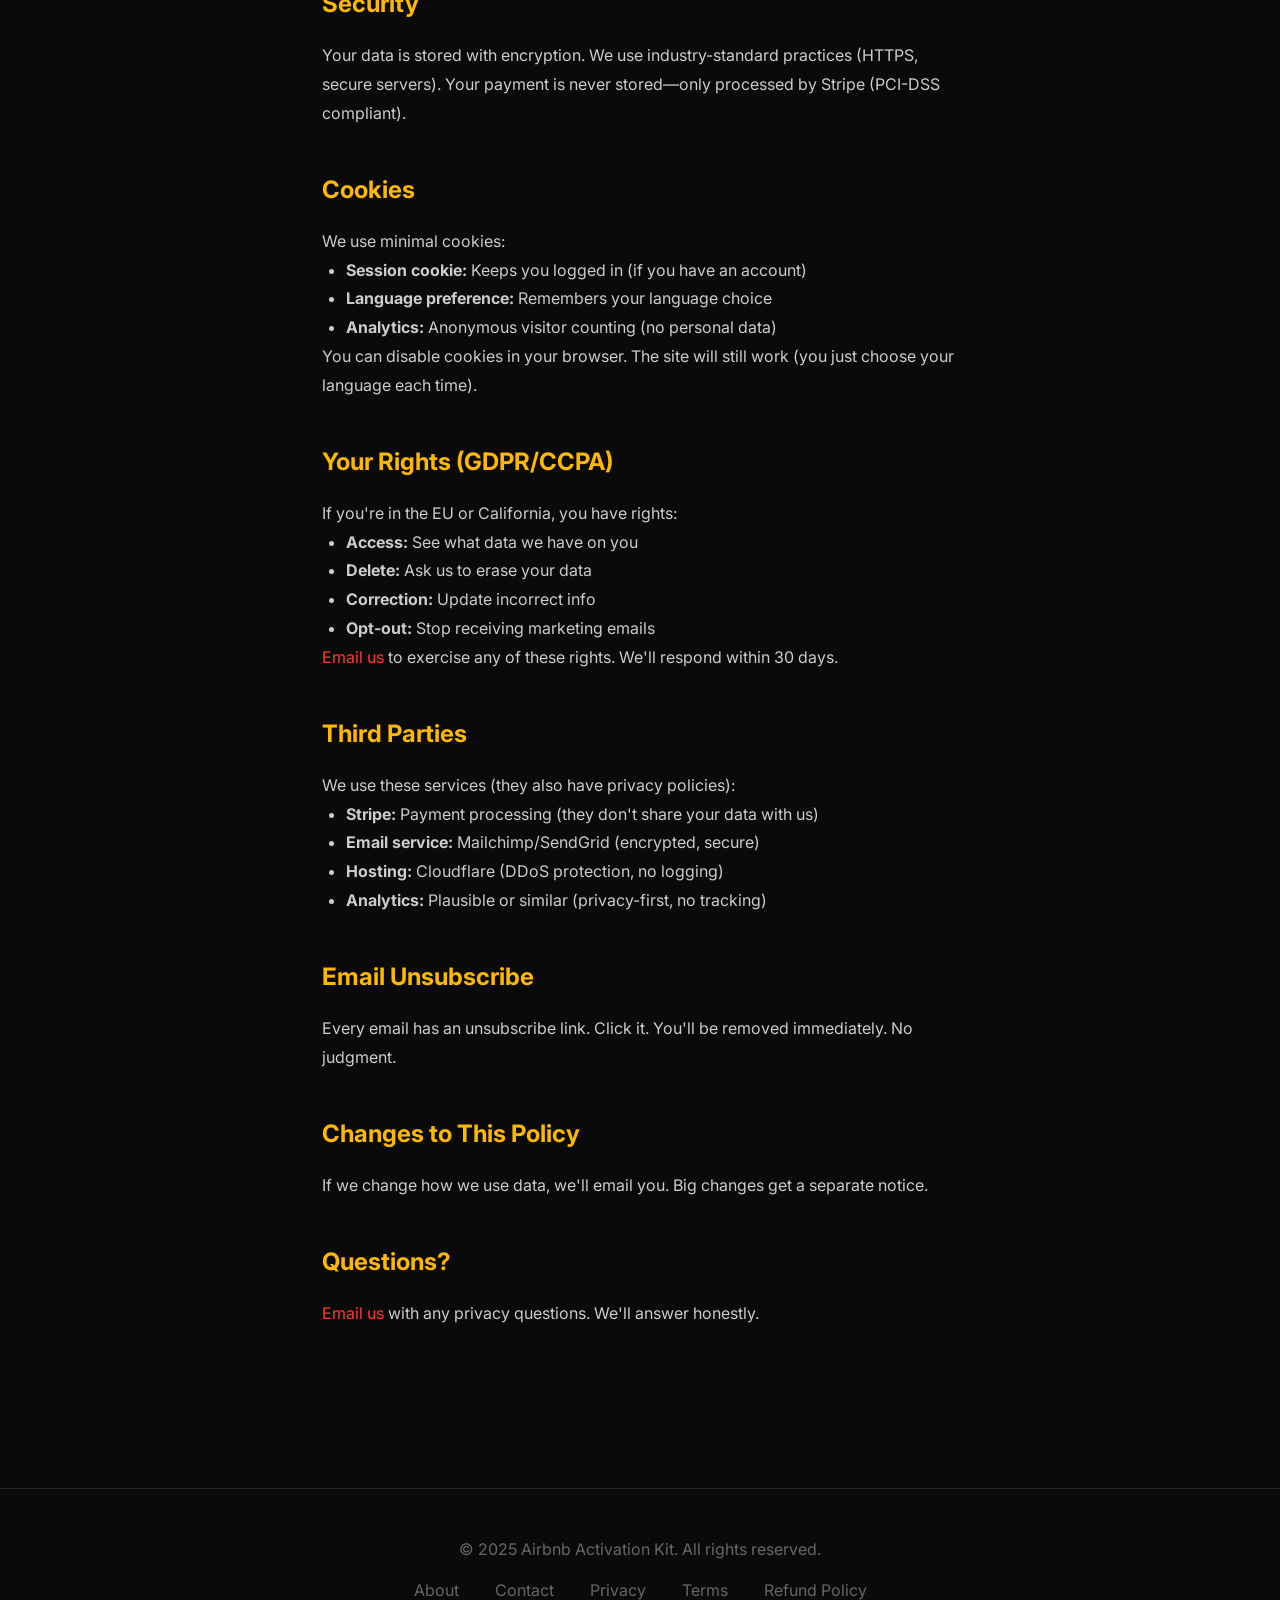
<file: privacy.html>
<!DOCTYPE html>
<html lang="en">
<head>
    <meta charset="UTF-8">
    <meta name="viewport" content="width=device-width, initial-scale=1.0">
    <title>Privacy Policy | Airbnb Activation Kit</title>
    <meta name="description" content="We respect your privacy. This is what data we collect and why.">
    <link rel="canonical" href="/privacy.html">
    <link rel="preconnect" href="https://fonts.googleapis.com">
    <link rel="preconnect" href="https://fonts.gstatic.com" crossorigin>
    <link href="https://fonts.googleapis.com/css2?family=Archivo+Black&family=Inter:wght@400;500;600;700&display=swap" rel="stylesheet">
    <link rel="stylesheet" href="css/styles.css">
</head>
<body>
    <div class="urgency-banner" style="background: #333; color: #FFF; padding: 1rem; text-align: center;">
        <a href="/index1.html" style="color: inherit; text-decoration: none;">← Back to Home</a>
    </div>

    <section class="section" style="max-width: 700px; margin: 0 auto;">
        <h1 style="font-family: 'Archivo Black'; font-size: 3rem; margin-bottom: 1rem;">Privacy Policy</h1>
        <p style="color: #999; font-size: 0.9rem; margin-bottom: 3rem;">Last updated: January 2025</p>

        <div style="color: #CCC; line-height: 1.8;">

            <h2 style="font-size: 1.5rem; color: #FFB800; margin-top: 2.5rem; margin-bottom: 1rem;">The Short Version</h2>
            <p>
                We collect minimal data. We don't sell it. We don't spam. We keep it safe. That's it.
            </p>

            <h2 style="font-size: 1.5rem; color: #FFB800; margin-top: 2.5rem; margin-bottom: 1rem;">What Data We Collect</h2>
            
            <h3 style="color: #FF3B30; font-size: 1.1rem; margin-top: 1.5rem;">When You Buy</h3>
            <ul style="padding-left: 1.5rem;">
                <li><strong>Email address</strong> (to send you the kit and updates)</li>
                <li><strong>Name</strong> (optional, for personalization)</li>
                <li><strong>Payment info</strong> (processed by Stripe; we never see your card)</li>
            </ul>

            <h3 style="color: #FF3B30; font-size: 1.1rem; margin-top: 1.5rem;">When You Contact Us</h3>
            <ul style="padding-left: 1.5rem;">
                <li>Your email address and message content</li>
                <li>Any files or info you voluntarily share (like your results/success story)</li>
            </ul>

            <h3 style="color: #FF3B30; font-size: 1.1rem; margin-top: 1.5rem;">Automatic Data</h3>
            <ul style="padding-left: 1.5rem;">
                <li>Basic analytics (page views, referrer source — no personal identifiers)</li>
                <li>Browser type and device (for optimization)</li>
                <li>Approximate location (country-level only, from IP; no tracking)</li>
            </ul>

            <h2 style="font-size: 1.5rem; color: #FFB800; margin-top: 2.5rem; margin-bottom: 1rem;">What We DON'T Do</h2>
            <ul style="padding-left: 1.5rem;">
                <li>❌ Sell your data to third parties</li>
                <li>❌ Share your email with marketing companies</li>
                <li>❌ Use third-party tracking pixels (like Facebook Pixel)</li>
                <li>❌ Profile or segment you for ads</li>
                <li>❌ Email you more than 2x per week (usually less)</li>
                <li>❌ Store your payment card or sensitive financial data</li>
            </ul>

            <h2 style="font-size: 1.5rem; color: #FFB800; margin-top: 2.5rem; margin-bottom: 1rem;">How We Use Your Data</h2>
            <table style="width: 100%; border-collapse: collapse; margin: 1rem 0;">
                <tr style="border-bottom: 1px solid rgba(255,255,255,0.1);">
                    <td style="padding: 1rem; font-weight: 600; color: #FFB800;">Data</td>
                    <td style="padding: 1rem; font-weight: 600; color: #FFB800;">Why</td>
                </tr>
                <tr style="border-bottom: 1px solid rgba(255,255,255,0.1);">
                    <td style="padding: 1rem;">Email</td>
                    <td style="padding: 1rem;">Deliver your kit and support emails</td>
                </tr>
                <tr style="border-bottom: 1px solid rgba(255,255,255,0.1);">
                    <td style="padding: 1rem;">Name</td>
                    <td style="padding: 1rem;">Personalize welcome emails</td>
                </tr>
                <tr style="border-bottom: 1px solid rgba(255,255,255,0.1);">
                    <td style="padding: 1rem;">Analytics</td>
                    <td style="padding: 1rem;">Understand what content helps (improve the kit)</td>
                </tr>
                <tr style="border-bottom: 1px solid rgba(255,255,255,0.1);">
                    <td style="padding: 1rem;">Message content</td>
                    <td style="padding: 1rem;">Reply to you and (with permission) improve our FAQ</td>
                </tr>
            </table>

            <h2 style="font-size: 1.5rem; color: #FFB800; margin-top: 2.5rem; margin-bottom: 1rem;">Security</h2>
            <p>
                Your data is stored with encryption. We use industry-standard practices (HTTPS, secure servers). Your payment is never stored—only processed by Stripe (PCI-DSS compliant).
            </p>

            <h2 style="font-size: 1.5rem; color: #FFB800; margin-top: 2.5rem; margin-bottom: 1rem;">Cookies</h2>
            <p>
                We use minimal cookies:
            </p>
            <ul style="padding-left: 1.5rem;">
                <li><strong>Session cookie:</strong> Keeps you logged in (if you have an account)</li>
                <li><strong>Language preference:</strong> Remembers your language choice</li>
                <li><strong>Analytics:</strong> Anonymous visitor counting (no personal data)</li>
            </ul>
            <p>
                You can disable cookies in your browser. The site will still work (you just choose your language each time).
            </p>

            <h2 style="font-size: 1.5rem; color: #FFB800; margin-top: 2.5rem; margin-bottom: 1rem;">Your Rights (GDPR/CCPA)</h2>
            <p>
                If you're in the EU or California, you have rights:
            </p>
            <ul style="padding-left: 1.5rem;">
                <li><strong>Access:</strong> See what data we have on you</li>
                <li><strong>Delete:</strong> Ask us to erase your data</li>
                <li><strong>Correction:</strong> Update incorrect info</li>
                <li><strong>Opt-out:</strong> Stop receiving marketing emails</li>
            </ul>
            <p>
                <a href="/contact.html" style="color: #FF3B30; text-decoration: none;">Email us</a> to exercise any of these rights. We'll respond within 30 days.
            </p>

            <h2 style="font-size: 1.5rem; color: #FFB800; margin-top: 2.5rem; margin-bottom: 1rem;">Third Parties</h2>
            <p>
                We use these services (they also have privacy policies):
            </p>
            <ul style="padding-left: 1.5rem;">
                <li><strong>Stripe:</strong> Payment processing (they don't share your data with us)</li>
                <li><strong>Email service:</strong> Mailchimp/SendGrid (encrypted, secure)</li>
                <li><strong>Hosting:</strong> Cloudflare (DDoS protection, no logging)</li>
                <li><strong>Analytics:</strong> Plausible or similar (privacy-first, no tracking)</li>
            </ul>

            <h2 style="font-size: 1.5rem; color: #FFB800; margin-top: 2.5rem; margin-bottom: 1rem;">Email Unsubscribe</h2>
            <p>
                Every email has an unsubscribe link. Click it. You'll be removed immediately. No judgment.
            </p>

            <h2 style="font-size: 1.5rem; color: #FFB800; margin-top: 2.5rem; margin-bottom: 1rem;">Changes to This Policy</h2>
            <p>
                If we change how we use data, we'll email you. Big changes get a separate notice.
            </p>

            <h2 style="font-size: 1.5rem; color: #FFB800; margin-top: 2.5rem; margin-bottom: 1rem;">Questions?</h2>
            <p>
                <a href="/contact.html" style="color: #FF3B30; text-decoration: none;">Email us</a> with any privacy questions. We'll answer honestly.
            </p>

        </div>

    </section>

    <footer style="background: #0A0A0A; padding: 3rem 2rem; text-align: center; color: #666; border-top: 1px solid rgba(255,255,255,0.1); margin-top: 4rem;">
        <p style="margin: 0;">© 2025 Airbnb Activation Kit. All rights reserved.</p>
        <p style="margin-top: 1rem;">
            <a href="/about.html" style="color: #666; text-decoration: none; margin: 0 1rem;">About</a>
            <a href="/contact.html" style="color: #666; text-decoration: none; margin: 0 1rem;">Contact</a>
            <a href="/privacy.html" style="color: #666; text-decoration: none; margin: 0 1rem;">Privacy</a>
            <a href="/terms.html" style="color: #666; text-decoration: none; margin: 0 1rem;">Terms</a>
            <a href="/refund-policy.html" style="color: #666; text-decoration: none; margin: 0 1rem;">Refund Policy</a>
        </p>
    </footer>
</body>
</html>
</file>
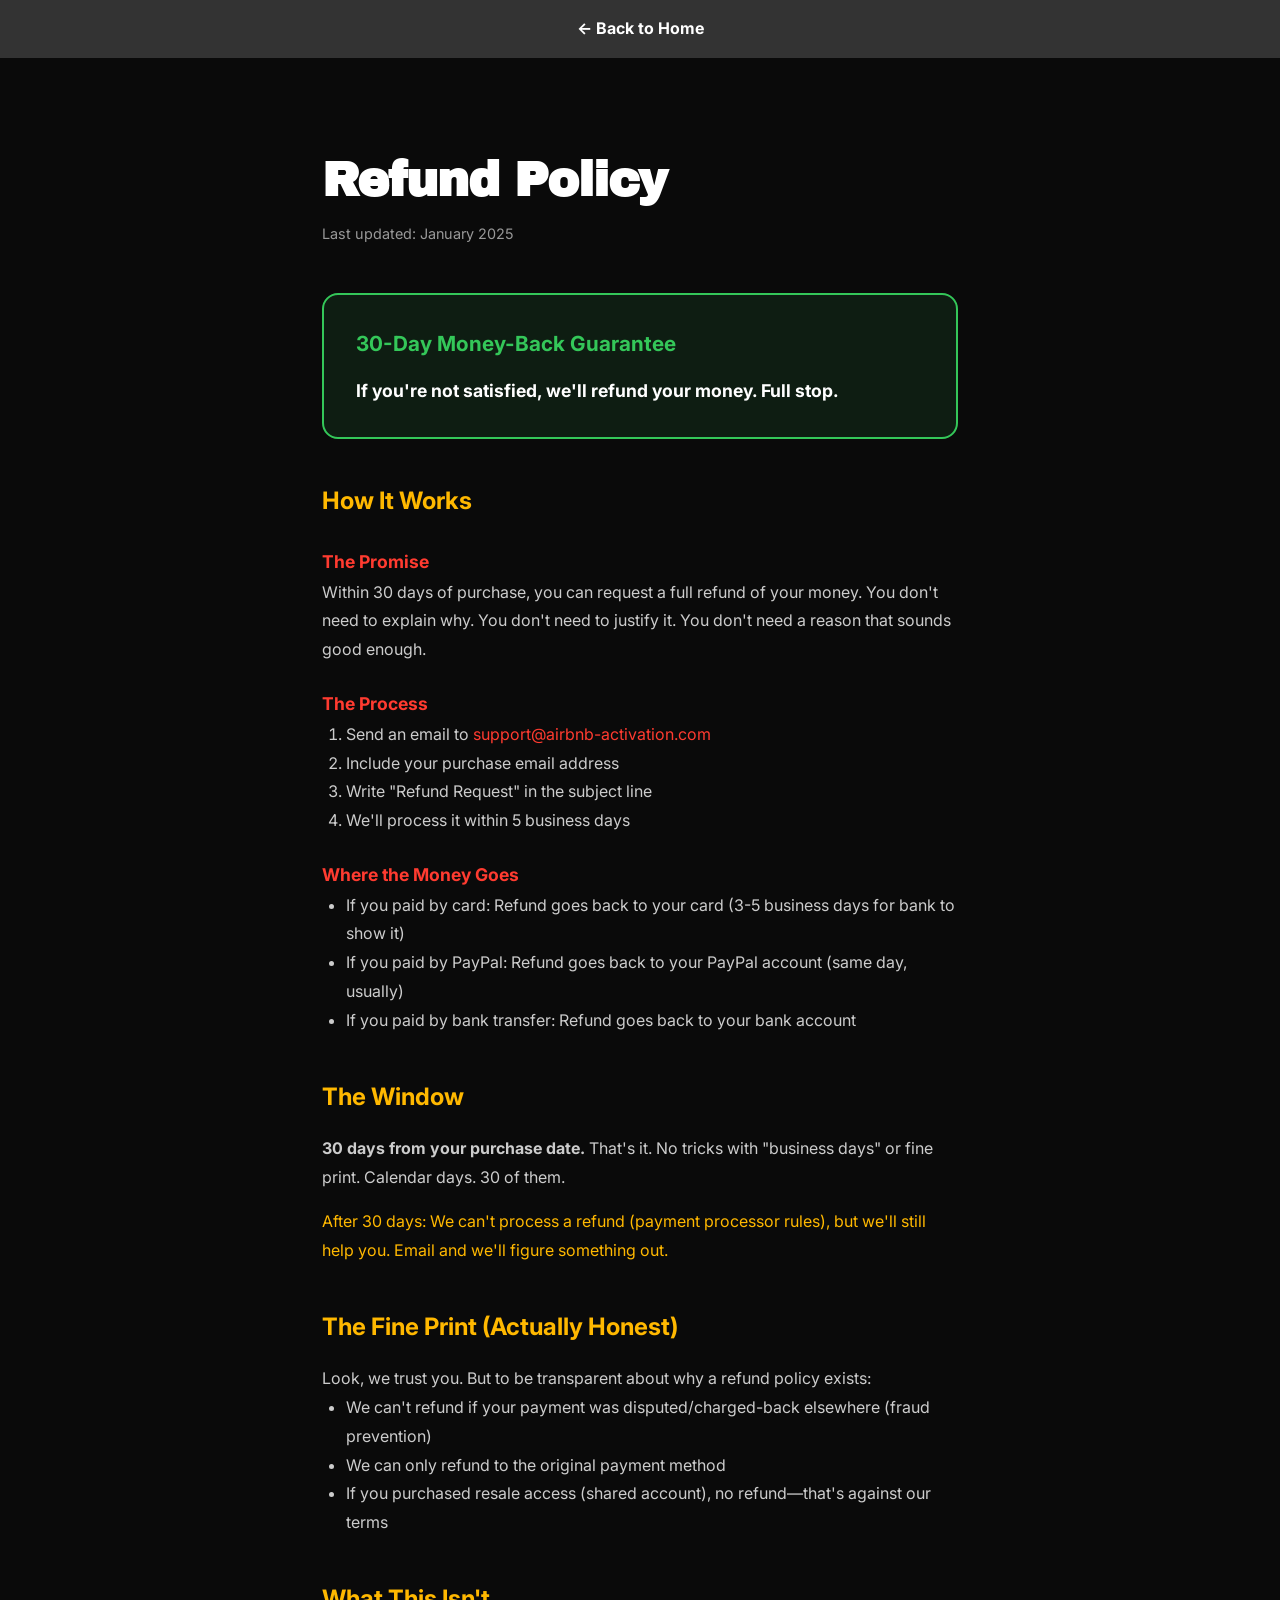
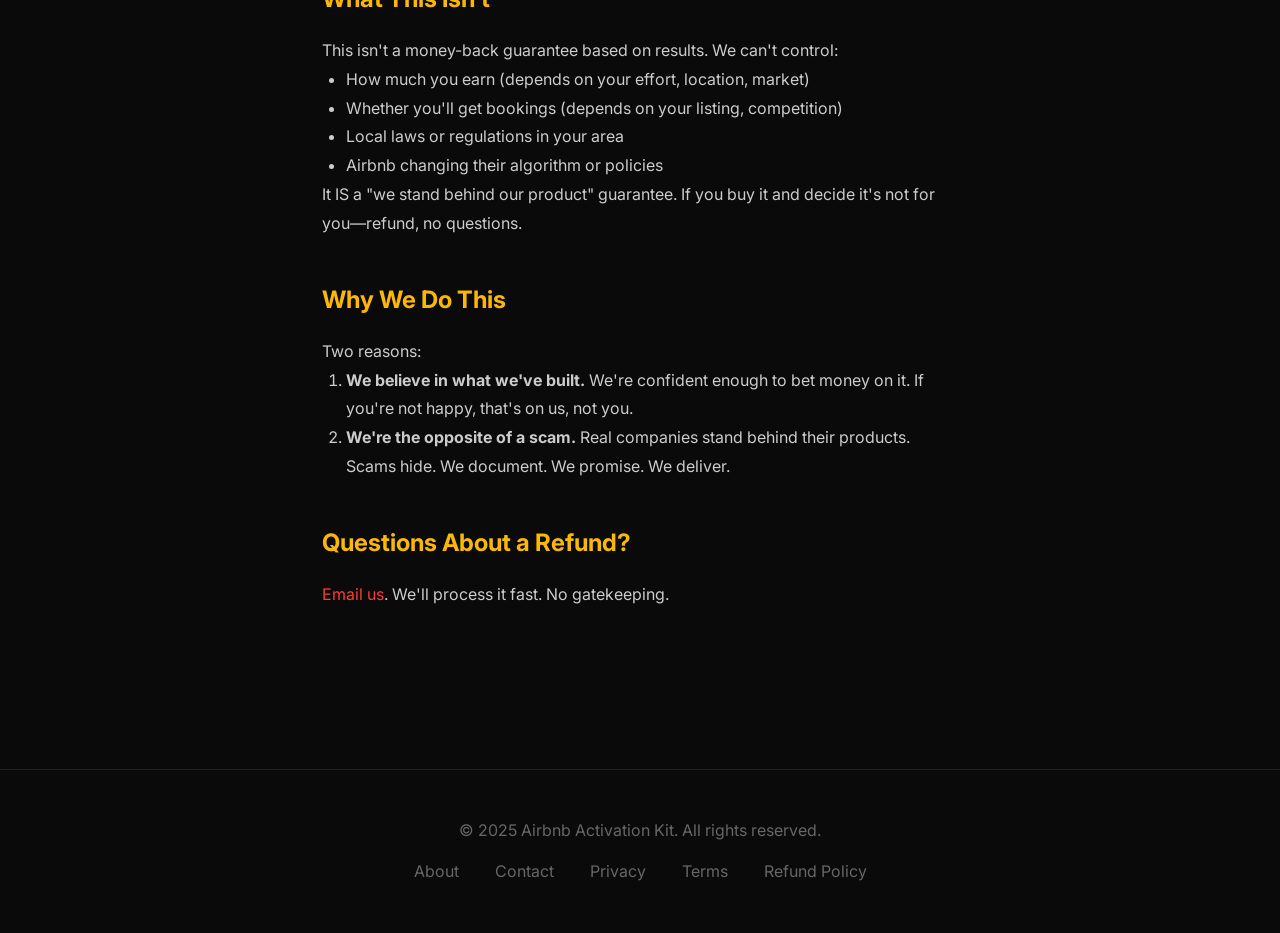
<file: refund-policy.html>
<!DOCTYPE html>
<html lang="en">
<head>
    <meta charset="UTF-8">
    <meta name="viewport" content="width=device-width, initial-scale=1.0">
    <title>Refund Policy | Airbnb Activation Kit</title>
    <meta name="description" content="30-day money-back guarantee. No questions asked. Full details.">
    <link rel="canonical" href="/refund-policy.html">
    <link rel="preconnect" href="https://fonts.googleapis.com">
    <link rel="preconnect" href="https://fonts.gstatic.com" crossorigin>
    <link href="https://fonts.googleapis.com/css2?family=Archivo+Black&family=Inter:wght@400;500;600;700&display=swap" rel="stylesheet">
    <link rel="stylesheet" href="css/styles.css">
</head>
<body>
    <div class="urgency-banner" style="background: #333; color: #FFF; padding: 1rem; text-align: center;">
        <a href="/index1.html" style="color: inherit; text-decoration: none;">← Back to Home</a>
    </div>

    <section class="section" style="max-width: 700px; margin: 0 auto;">
        <h1 style="font-family: 'Archivo Black'; font-size: 3rem; margin-bottom: 1rem;">Refund Policy</h1>
        <p style="color: #999; font-size: 0.9rem; margin-bottom: 3rem;">Last updated: January 2025</p>

        <div style="background: rgba(52,199,89,0.1); padding: 2rem; border-radius: 16px; border: 2px solid #34C759; margin-bottom: 2rem;">
            <h2 style="margin-top: 0; color: #34C759; font-size: 1.3rem;">30-Day Money-Back Guarantee</h2>
            <p style="margin: 1rem 0 0 0; font-size: 1.1rem;">
                <strong>If you're not satisfied, we'll refund your money. Full stop.</strong>
            </p>
        </div>

        <div style="color: #CCC; line-height: 1.8;">

            <h2 style="font-size: 1.5rem; color: #FFB800; margin-top: 2.5rem; margin-bottom: 1rem;">How It Works</h2>
            
            <h3 style="color: #FF3B30; font-size: 1.1rem; margin-top: 1.5rem;">The Promise</h3>
            <p>
                Within 30 days of purchase, you can request a full refund of your money. You don't need to explain why. You don't need to justify it. You don't need a reason that sounds good enough.
            </p>

            <h3 style="color: #FF3B30; font-size: 1.1rem; margin-top: 1.5rem;">The Process</h3>
            <ol style="padding-left: 1.5rem;">
                <li>Send an email to <a href="mailto:support@airbnb-activation.com" style="color: #FF3B30; text-decoration: none;">support@airbnb-activation.com</a></li>
                <li>Include your purchase email address</li>
                <li>Write "Refund Request" in the subject line</li>
                <li>We'll process it within 5 business days</li>
            </ol>

            <h3 style="color: #FF3B30; font-size: 1.1rem; margin-top: 1.5rem;">Where the Money Goes</h3>
            <ul style="padding-left: 1.5rem;">
                <li>If you paid by card: Refund goes back to your card (3-5 business days for bank to show it)</li>
                <li>If you paid by PayPal: Refund goes back to your PayPal account (same day, usually)</li>
                <li>If you paid by bank transfer: Refund goes back to your bank account</li>
            </ul>

            <h2 style="font-size: 1.5rem; color: #FFB800; margin-top: 2.5rem; margin-bottom: 1rem;">The Window</h2>
            <p>
                <strong>30 days from your purchase date.</strong> That's it. No tricks with "business days" or fine print. Calendar days. 30 of them.
            </p>
            <p style="margin-top: 1rem; color: #FFB800;">
                After 30 days: We can't process a refund (payment processor rules), but we'll still help you. Email and we'll figure something out.
            </p>

            <h2 style="font-size: 1.5rem; color: #FFB800; margin-top: 2.5rem; margin-bottom: 1rem;">The Fine Print (Actually Honest)</h2>
            
            <p>
                Look, we trust you. But to be transparent about why a refund policy exists:
            </p>
            <ul style="padding-left: 1.5rem;">
                <li>We can't refund if your payment was disputed/charged-back elsewhere (fraud prevention)</li>
                <li>We can only refund to the original payment method</li>
                <li>If you purchased resale access (shared account), no refund—that's against our terms</li>
            </ul>

            <h2 style="font-size: 1.5rem; color: #FFB800; margin-top: 2.5rem; margin-bottom: 1rem;">What This Isn't</h2>
            <p>
                This isn't a money-back guarantee based on results. We can't control:
            </p>
            <ul style="padding-left: 1.5rem;">
                <li>How much you earn (depends on your effort, location, market)</li>
                <li>Whether you'll get bookings (depends on your listing, competition)</li>
                <li>Local laws or regulations in your area</li>
                <li>Airbnb changing their algorithm or policies</li>
            </ul>
            <p>
                It IS a "we stand behind our product" guarantee. If you buy it and decide it's not for you—refund, no questions.
            </p>

            <h2 style="font-size: 1.5rem; color: #FFB800; margin-top: 2.5rem; margin-bottom: 1rem;">Why We Do This</h2>
            <p>
                Two reasons:
            </p>
            <ol style="padding-left: 1.5rem;">
                <li><strong>We believe in what we've built.</strong> We're confident enough to bet money on it. If you're not happy, that's on us, not you.</li>
                <li><strong>We're the opposite of a scam.</strong> Real companies stand behind their products. Scams hide. We document. We promise. We deliver.</li>
            </ol>

            <h2 style="font-size: 1.5rem; color: #FFB800; margin-top: 2.5rem; margin-bottom: 1rem;">Questions About a Refund?</h2>
            <p>
                <a href="/contact.html" style="color: #FF3B30; text-decoration: none;">Email us</a>. We'll process it fast. No gatekeeping.
            </p>

        </div>

    </section>

    <footer style="background: #0A0A0A; padding: 3rem 2rem; text-align: center; color: #666; border-top: 1px solid rgba(255,255,255,0.1); margin-top: 4rem;">
        <p style="margin: 0;">© 2025 Airbnb Activation Kit. All rights reserved.</p>
        <p style="margin-top: 1rem;">
            <a href="/about.html" style="color: #666; text-decoration: none; margin: 0 1rem;">About</a>
            <a href="/contact.html" style="color: #666; text-decoration: none; margin: 0 1rem;">Contact</a>
            <a href="/privacy.html" style="color: #666; text-decoration: none; margin: 0 1rem;">Privacy</a>
            <a href="/terms.html" style="color: #666; text-decoration: none; margin: 0 1rem;">Terms</a>
            <a href="/refund-policy.html" style="color: #666; text-decoration: none; margin: 0 1rem;">Refund Policy</a>
        </p>
    </footer>
</body>
</html>
</file>
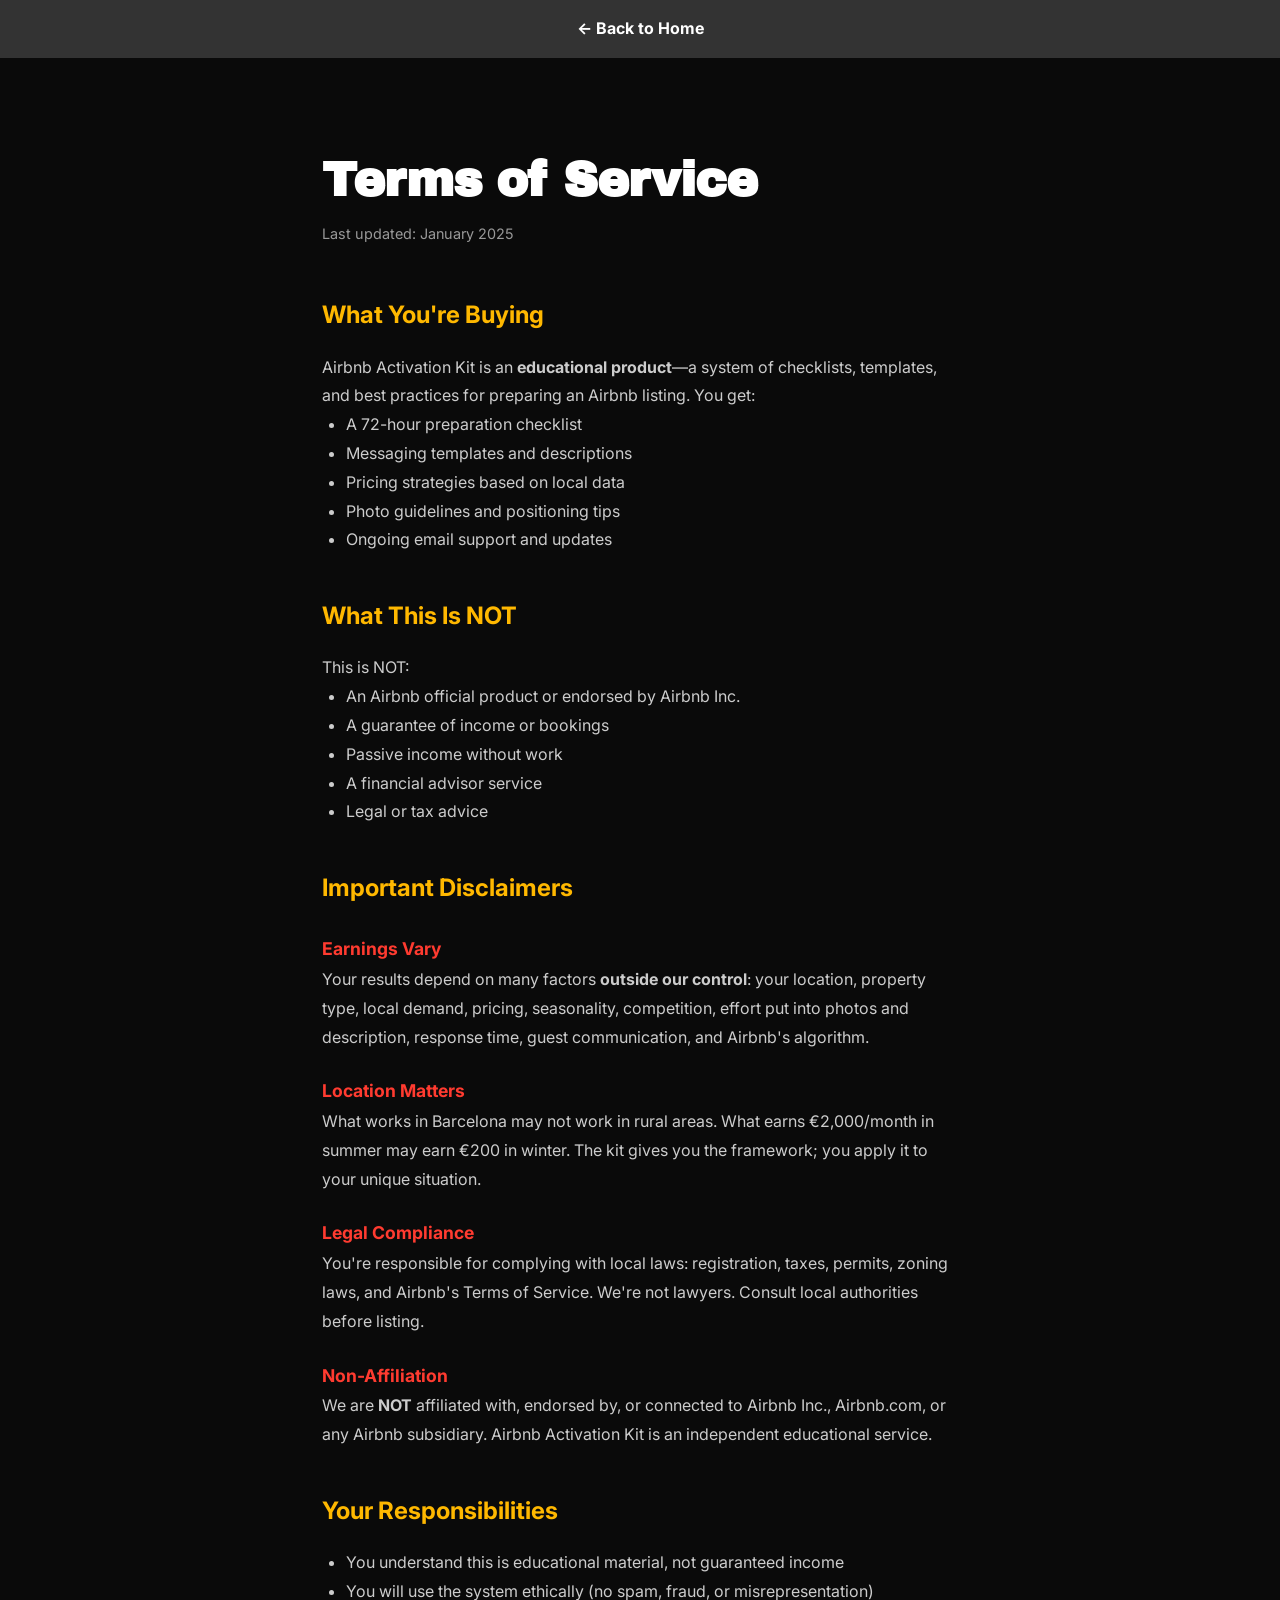
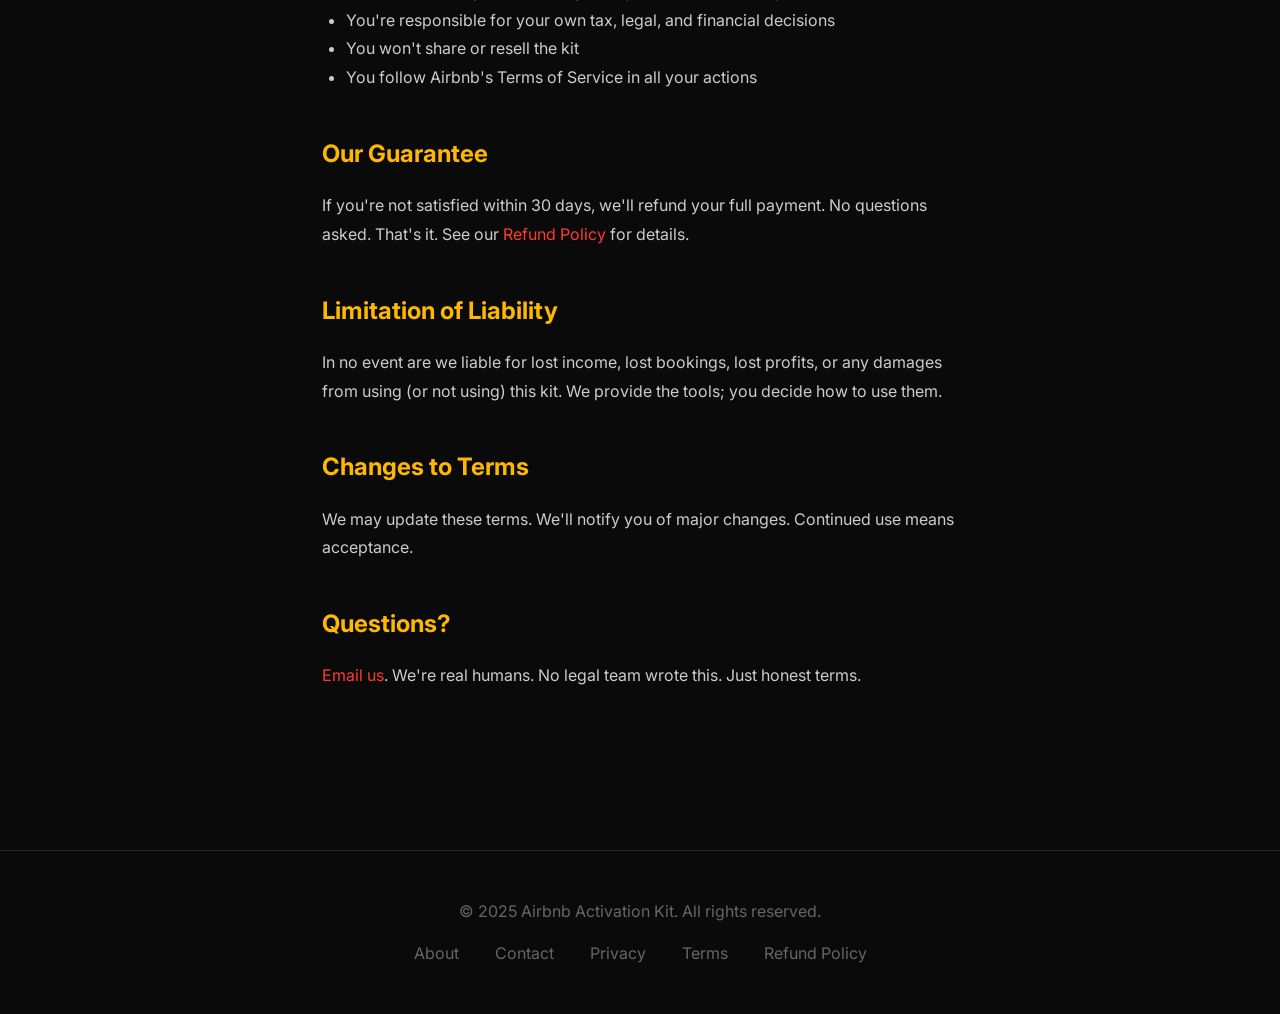
<file: terms.html>
<!DOCTYPE html>
<html lang="en">
<head>
    <meta charset="UTF-8">
    <meta name="viewport" content="width=device-width, initial-scale=1.0">
    <title>Terms of Service | Airbnb Activation Kit</title>
    <meta name="description" content="Clear, plain-language terms. Know exactly what you're buying and what you're not.">
    <link rel="canonical" href="/terms.html">
    <link rel="preconnect" href="https://fonts.googleapis.com">
    <link rel="preconnect" href="https://fonts.gstatic.com" crossorigin>
    <link href="https://fonts.googleapis.com/css2?family=Archivo+Black&family=Inter:wght@400;500;600;700&display=swap" rel="stylesheet">
    <link rel="stylesheet" href="css/styles.css">
</head>
<body>
    <div class="urgency-banner" style="background: #333; color: #FFF; padding: 1rem; text-align: center;">
        <a href="/index1.html" style="color: inherit; text-decoration: none;">← Back to Home</a>
    </div>

    <section class="section" style="max-width: 700px; margin: 0 auto;">
        <h1 style="font-family: 'Archivo Black'; font-size: 3rem; margin-bottom: 1rem;">Terms of Service</h1>
        <p style="color: #999; font-size: 0.9rem; margin-bottom: 3rem;">Last updated: January 2025</p>

        <div style="color: #CCC; line-height: 1.8;">

            <h2 style="font-size: 1.5rem; color: #FFB800; margin-top: 2.5rem; margin-bottom: 1rem;">What You're Buying</h2>
            <p>
                Airbnb Activation Kit is an <strong>educational product</strong>—a system of checklists, templates, and best practices for preparing an Airbnb listing. You get:
            </p>
            <ul style="padding-left: 1.5rem;">
                <li>A 72-hour preparation checklist</li>
                <li>Messaging templates and descriptions</li>
                <li>Pricing strategies based on local data</li>
                <li>Photo guidelines and positioning tips</li>
                <li>Ongoing email support and updates</li>
            </ul>

            <h2 style="font-size: 1.5rem; color: #FFB800; margin-top: 2.5rem; margin-bottom: 1rem;">What This Is NOT</h2>
            <p>This is NOT:</p>
            <ul style="padding-left: 1.5rem;">
                <li>An Airbnb official product or endorsed by Airbnb Inc.</li>
                <li>A guarantee of income or bookings</li>
                <li>Passive income without work</li>
                <li>A financial advisor service</li>
                <li>Legal or tax advice</li>
            </ul>

            <h2 style="font-size: 1.5rem; color: #FFB800; margin-top: 2.5rem; margin-bottom: 1rem;">Important Disclaimers</h2>
            
            <h3 style="color: #FF3B30; font-size: 1.1rem; margin-top: 1.5rem;">Earnings Vary</h3>
            <p>
                Your results depend on many factors <strong>outside our control</strong>: your location, property type, local demand, pricing, seasonality, competition, effort put into photos and description, response time, guest communication, and Airbnb's algorithm.
            </p>

            <h3 style="color: #FF3B30; font-size: 1.1rem; margin-top: 1.5rem;">Location Matters</h3>
            <p>
                What works in Barcelona may not work in rural areas. What earns €2,000/month in summer may earn €200 in winter. The kit gives you the framework; you apply it to your unique situation.
            </p>

            <h3 style="color: #FF3B30; font-size: 1.1rem; margin-top: 1.5rem;">Legal Compliance</h3>
            <p>
                You're responsible for complying with local laws: registration, taxes, permits, zoning laws, and Airbnb's Terms of Service. We're not lawyers. Consult local authorities before listing.
            </p>

            <h3 style="color: #FF3B30; font-size: 1.1rem; margin-top: 1.5rem;">Non-Affiliation</h3>
            <p>
                We are <strong>NOT</strong> affiliated with, endorsed by, or connected to Airbnb Inc., Airbnb.com, or any Airbnb subsidiary. Airbnb Activation Kit is an independent educational service.
            </p>

            <h2 style="font-size: 1.5rem; color: #FFB800; margin-top: 2.5rem; margin-bottom: 1rem;">Your Responsibilities</h2>
            <ul style="padding-left: 1.5rem;">
                <li>You understand this is educational material, not guaranteed income</li>
                <li>You will use the system ethically (no spam, fraud, or misrepresentation)</li>
                <li>You're responsible for your own tax, legal, and financial decisions</li>
                <li>You won't share or resell the kit</li>
                <li>You follow Airbnb's Terms of Service in all your actions</li>
            </ul>

            <h2 style="font-size: 1.5rem; color: #FFB800; margin-top: 2.5rem; margin-bottom: 1rem;">Our Guarantee</h2>
            <p>
                If you're not satisfied within 30 days, we'll refund your full payment. No questions asked. That's it. See our <a href="/refund-policy.html" style="color: #FF3B30; text-decoration: none;">Refund Policy</a> for details.
            </p>

            <h2 style="font-size: 1.5rem; color: #FFB800; margin-top: 2.5rem; margin-bottom: 1rem;">Limitation of Liability</h2>
            <p>
                In no event are we liable for lost income, lost bookings, lost profits, or any damages from using (or not using) this kit. We provide the tools; you decide how to use them.
            </p>

            <h2 style="font-size: 1.5rem; color: #FFB800; margin-top: 2.5rem; margin-bottom: 1rem;">Changes to Terms</h2>
            <p>
                We may update these terms. We'll notify you of major changes. Continued use means acceptance.
            </p>

            <h2 style="font-size: 1.5rem; color: #FFB800; margin-top: 2.5rem; margin-bottom: 1rem;">Questions?</h2>
            <p>
                <a href="/contact.html" style="color: #FF3B30; text-decoration: none;">Email us</a>. We're real humans. No legal team wrote this. Just honest terms.
            </p>

        </div>

    </section>

    <footer style="background: #0A0A0A; padding: 3rem 2rem; text-align: center; color: #666; border-top: 1px solid rgba(255,255,255,0.1); margin-top: 4rem;">
        <p style="margin: 0;">© 2025 Airbnb Activation Kit. All rights reserved.</p>
        <p style="margin-top: 1rem;">
            <a href="/about.html" style="color: #666; text-decoration: none; margin: 0 1rem;">About</a>
            <a href="/contact.html" style="color: #666; text-decoration: none; margin: 0 1rem;">Contact</a>
            <a href="/privacy.html" style="color: #666; text-decoration: none; margin: 0 1rem;">Privacy</a>
            <a href="/terms.html" style="color: #666; text-decoration: none; margin: 0 1rem;">Terms</a>
            <a href="/refund-policy.html" style="color: #666; text-decoration: none; margin: 0 1rem;">Refund Policy</a>
        </p>
    </footer>
</body>
</html>
</file>
<file: css/styles.css>
:root {
    --primary: #FF3B30;
    --primary-dark: #D32F2F;
    --secondary: #FFB800;
    --dark: #0A0A0A;
    --dark-gray: #1A1A1A;
    --medium-gray: #333333;
    --light-gray: #666666;
    --white: #FFFFFF;
    --success: #34C759;
    --urgent: #FF9500;
}

* {
    margin: 0;
    padding: 0;
    box-sizing: border-box;
}

body {
    font-family: 'Inter', -apple-system, BlinkMacSystemFont, sans-serif;
    background: var(--dark);
    color: var(--white);
    line-height: 1.6;
    overflow-x: hidden;
}

/* HERO SECTION */
.hero {
    position: relative;
    min-height: 100vh;
    display: flex;
    align-items: center;
    justify-content: center;
    background: linear-gradient(135deg, #0A0A0A 0%, #1A1A1A 100%);
    overflow: hidden;
    padding: 2rem;
}

.hero::before {
    content: '';
    position: absolute;
    top: -50%;
    right: -10%;
    width: 80%;
    height: 150%;
    background: radial-gradient(circle, rgba(255,59,48,0.15) 0%, transparent 70%);
    animation: pulse 8s ease-in-out infinite;
}

@keyframes pulse {
    0%, 100% { transform: scale(1); opacity: 0.3; }
    50% { transform: scale(1.1); opacity: 0.5; }
}

.hero-content {
    position: relative;
    z-index: 2;
    max-width: 1200px;
    text-align: center;
}

/* Sticky CTA */
.sticky-cta{
    position: fixed;
    right: 1rem;
    bottom: 1.25rem;
    background: var(--primary);
    color: var(--dark);
    padding: 0.9rem 1.2rem;
    border-radius: 999px;
    box-shadow: 0 8px 24px rgba(0,0,0,0.35);
    font-weight: 700;
    z-index: 9999;
    text-decoration: none;
    display: inline-block;
}
.sticky-cta:hover{ transform: translateY(-3px); }

.kicker {
    display: inline-block;
    background: var(--primary);
    color: var(--white);
    padding: 0.5rem 1.5rem;
    border-radius: 50px;
    font-size: 0.875rem;
    font-weight: 700;
    letter-spacing: 0.5px;
    text-transform: uppercase;
    margin-bottom: 2rem;
    animation: slideDown 0.6s ease-out;
}

@keyframes slideDown {
    from { opacity: 0; transform: translateY(-20px); }
    to { opacity: 1; transform: translateY(0); }
}

h1 {
    font-family: 'Archivo Black', sans-serif;
    font-size: clamp(2.5rem, 8vw, 5.5rem);
    line-height: 1.1;
    margin-bottom: 1.5rem;
    animation: slideUp 0.8s ease-out 0.2s both;
    letter-spacing: -0.02em;
}

@keyframes slideUp {
    from { opacity: 0; transform: translateY(30px); }
    to { opacity: 1; transform: translateY(0); }
}

.highlight {
    color: var(--primary);
    position: relative;
    white-space: nowrap;
}

.hero-subtitle {
    font-size: clamp(1.125rem, 3vw, 1.5rem);
    color: #AAAAAA;
    margin-bottom: 3rem;
    max-width: 800px;
    margin-left: auto;
    margin-right: auto;
    animation: slideUp 0.8s ease-out 0.4s both;
}

/* STATS BAR */
.stats-bar {
    display: grid;
    grid-template-columns: repeat(auto-fit, minmax(200px, 1fr));
    gap: 2rem;
    margin: 3rem 0;
    padding: 2rem;
    background: rgba(255,255,255,0.05);
    border-radius: 20px;
    backdrop-filter: blur(10px);
    border: 1px solid rgba(255,255,255,0.1);
    animation: slideUp 0.8s ease-out 0.6s both;
}

.stat {
    text-align: center;
}

.stat-number {
    font-family: 'Archivo Black', sans-serif;
    font-size: 2.5rem;
    color: var(--secondary);
    display: block;
    line-height: 1;
}

.stat-label {
    font-size: 0.875rem;
    color: #999;
    margin-top: 0.5rem;
    text-transform: uppercase;
    letter-spacing: 1px;
}

/* CTA BUTTON */
.cta-primary {
    display: inline-flex;
    align-items: center;
    gap: 1rem;
    background: var(--primary);
    color: var(--white);
    padding: 1.5rem 3rem;
    font-size: 1.25rem;
    font-weight: 700;
    border: none;
    border-radius: 12px;
    cursor: pointer;
    transition: all 0.3s ease;
    text-decoration: none;
    position: relative;
    overflow: hidden;
    animation: slideUp 0.8s ease-out 0.8s both;
    box-shadow: 0 10px 40px rgba(255,59,48,0.4);
}

.cta-primary::before {
    content: '';
    position: absolute;
    top: 0;
    left: -100%;
    width: 100%;
    height: 100%;
    background: linear-gradient(90deg, transparent, rgba(255,255,255,0.2), transparent);
    transition: left 0.5s ease;
}

.cta-primary:hover::before {
    left: 100%;
}

.cta-primary:hover {
    transform: translateY(-2px);
    box-shadow: 0 15px 50px rgba(255,59,48,0.5);
}

.price-tag {
    font-size: 0.875rem;
    color: #CCC;
    margin-top: 1rem;
    animation: slideUp 0.8s ease-out 1s both;
}

.strike {
    text-decoration: line-through;
    opacity: 0.6;
}

/* URGENCY BANNER */
.urgency-banner {
    background: var(--urgent);
    color: var(--dark);
    padding: 1rem 2rem;
    text-align: center;
    font-weight: 700;
    position: sticky;
    top: 0;
    z-index: 100;
    animation: slideDown 0.6s ease-out 1.2s both;
}

.urgency-banner .timer {
    display: inline-block;
    margin-left: 1rem;
    font-family: 'Archivo Black', sans-serif;
    font-size: 1.1rem;
}

/* PROBLEM SECTION */
.section {
    padding: 6rem 2rem;
    max-width: 1200px;
    margin: 0 auto;
}

.section-title {
    font-family: 'Archivo Black', sans-serif;
    font-size: clamp(2rem, 5vw, 3.5rem);
    margin-bottom: 3rem;
    text-align: center;
    letter-spacing: -0.02em;
}

.problem-grid {
    display: grid;
    grid-template-columns: repeat(auto-fit, minmax(300px, 1fr));
    gap: 2rem;
    margin-top: 3rem;
}

.problem-card {
    background: var(--dark-gray);
    padding: 2rem;
    border-radius: 16px;
    border: 2px solid transparent;
    transition: all 0.3s ease;
}

.problem-card:hover {
    border-color: var(--primary);
    transform: translateY(-5px);
}

.problem-card .icon {
    font-size: 3rem;
    margin-bottom: 1rem;
}

.problem-card h3 {
    font-size: 1.5rem;
    margin-bottom: 1rem;
    color: var(--primary);
}

/* SOLUTION SECTION */
.solution-section {
    background: linear-gradient(135deg, var(--dark-gray) 0%, var(--medium-gray) 100%);
    position: relative;
}

.solution-grid {
    display: grid;
    grid-template-columns: repeat(auto-fit, minmax(350px, 1fr));
    gap: 3rem;
    margin-top: 4rem;
}

.day-card {
    background: rgba(255,255,255,0.05);
    backdrop-filter: blur(10px);
    padding: 2.5rem;
    border-radius: 20px;
    border: 1px solid rgba(255,255,255,0.1);
    position: relative;
    overflow: hidden;
}

.day-card::before {
    content: '';
    position: absolute;
    top: 0;
    left: 0;
    width: 100%;
    height: 4px;
    background: linear-gradient(90deg, var(--primary), var(--secondary));
}

.day-number {
    font-family: 'Archivo Black', sans-serif;
    font-size: 4rem;
    color: rgba(255,59,48,0.2);
    position: absolute;
    top: 1rem;
    right: 1rem;
}

.day-card h3 {
    font-size: 1.75rem;
    margin-bottom: 1rem;
    color: var(--secondary);
}

.day-card ul {
    list-style: none;
    margin-top: 1.5rem;
}

.day-card ul li {
    padding: 0.75rem 0;
    padding-left: 2rem;
    position: relative;
    color: #CCC;
}

.day-card ul li::before {
    content: '✓';
    position: absolute;
    left: 0;
    color: var(--success);
    font-weight: bold;
}

/* SOCIAL PROOF */
.testimonials {
    background: var(--dark);
}

.testimonial-grid {
    display: grid;
    grid-template-columns: repeat(auto-fit, minmax(350px, 1fr));
    gap: 2rem;
    margin-top: 3rem;
}

.testimonial {
    background: var(--dark-gray);
    padding: 2rem;
    border-radius: 16px;
    border-left: 4px solid var(--secondary);
}

.testimonial-text {
    font-size: 1.125rem;
    line-height: 1.8;
    margin-bottom: 1.5rem;
    font-style: italic;
    color: #DDD;
}

.testimonial-author {
    display: flex;
    align-items: center;
    gap: 1rem;
}

.author-avatar {
    width: 50px;
    height: 50px;
    border-radius: 50%;
    background: linear-gradient(135deg, var(--primary), var(--secondary));
    display: flex;
    align-items: center;
    justify-content: center;
    font-weight: 700;
    font-size: 1.25rem;
}

.author-name {
    font-weight: 600;
}

.author-result {
    font-size: 0.875rem;
    color: var(--success);
    font-weight: 600;
}

/* PRICING SECTION */
.pricing-section {
    background: linear-gradient(135deg, #1A1A1A 0%, #0A0A0A 100%);
    padding: 6rem 2rem;
}

.pricing-container {
    max-width: 800px;
    margin: 0 auto;
    background: rgba(255,255,255,0.05);
    backdrop-filter: blur(10px);
    border-radius: 24px;
    padding: 3rem;
    border: 2px solid var(--primary);
    position: relative;
    overflow: hidden;
}

.pricing-container::before {
    content: 'BEST VALUE';
    position: absolute;
    top: 2rem;
    right: -2rem;
    background: var(--primary);
    color: var(--white);
    padding: 0.5rem 3rem;
    transform: rotate(45deg);
    font-weight: 700;
    font-size: 0.875rem;
}

.price-display {
    text-align: center;
    margin-bottom: 2rem;
}

.price-old {
    font-size: 2rem;
    text-decoration: line-through;
    opacity: 0.5;
}

.price-current {
    font-family: 'Archivo Black', sans-serif;
    font-size: 5rem;
    color: var(--secondary);
    line-height: 1;
    margin: 1rem 0;
}

.price-label {
    font-size: 1.25rem;
    color: #AAA;
}

.value-stack {
    background: rgba(0,0,0,0.3);
    padding: 2rem;
    border-radius: 12px;
    margin: 2rem 0;
}

.value-item {
    display: flex;
    justify-content: space-between;
    padding: 1rem 0;
    border-bottom: 1px solid rgba(255,255,255,0.1);
}

.value-item:last-child {
    border-bottom: none;
    font-weight: 700;
    font-size: 1.25rem;
    padding-top: 1.5rem;
    border-top: 2px solid var(--primary);
}

.value-name {
    color: #DDD;
}

.value-price {
    color: var(--secondary);
    font-weight: 600;
}

.guarantee {
    background: rgba(52,199,89,0.1);
    border: 2px solid var(--success);
    padding: 1.5rem;
    border-radius: 12px;
    text-align: center;
    margin-top: 2rem;
}

.guarantee-title {
    color: var(--success);
    font-weight: 700;
    font-size: 1.25rem;
    margin-bottom: 0.5rem;
}

/* FAQ */
.faq-section {
    background: var(--dark-gray);
}

.faq-item {
    background: rgba(255,255,255,0.05);
    margin-bottom: 1rem;
    border-radius: 12px;
    overflow: hidden;
}

.faq-question {
    padding: 1.5rem;
    font-weight: 600;
    font-size: 1.125rem;
    cursor: pointer;
    display: flex;
    justify-content: space-between;
    align-items: center;
    transition: background 0.3s ease;
}

.faq-question:hover {
    background: rgba(255,255,255,0.08);
}

.faq-answer {
    padding: 0 1.5rem 1.5rem;
    color: #BBB;
    line-height: 1.8;
}

/* FINAL CTA */
.final-cta {
    background: linear-gradient(135deg, var(--primary) 0%, var(--primary-dark) 100%);
    padding: 6rem 2rem;
    text-align: center;
}

.final-cta h2 {
    font-family: 'Archivo Black', sans-serif;
    font-size: clamp(2rem, 5vw, 4rem);
    margin-bottom: 2rem;
}

.final-cta .cta-primary {
    background: var(--white);
    color: var(--primary);
    box-shadow: 0 10px 40px rgba(0,0,0,0.3);
}

/* FOOTER */
footer {
    background: var(--dark);
    padding: 3rem 2rem;
    text-align: center;
    color: #666;
    border-top: 1px solid rgba(255,255,255,0.1);
}

/* COUNTDOWN TIMER */
#countdown {
    display: inline-flex;
    gap: 1rem;
    margin-top: 1rem;
}

.time-unit {
    display: flex;
    flex-direction: column;
    align-items: center;
}

.time-number {
    font-family: 'Archivo Black', sans-serif;
    font-size: 2rem;
    background: rgba(0,0,0,0.3);
    padding: 0.5rem 1rem;
    border-radius: 8px;
    min-width: 60px;
}

.time-label {
    font-size: 0.75rem;
    margin-top: 0.5rem;
    text-transform: uppercase;
}

/* RESPONSIVE */
@media (max-width: 768px) {
    .stats-bar {
        grid-template-columns: 1fr;
        gap: 1rem;
    }
    .solution-grid,
    .testimonial-grid,
    .problem-grid {
        grid-template-columns: 1fr;
    }
    .pricing-container {
        padding: 2rem 1.5rem;
    }
    .price-current {
        font-size: 3.5rem;
    }
}
</file>
